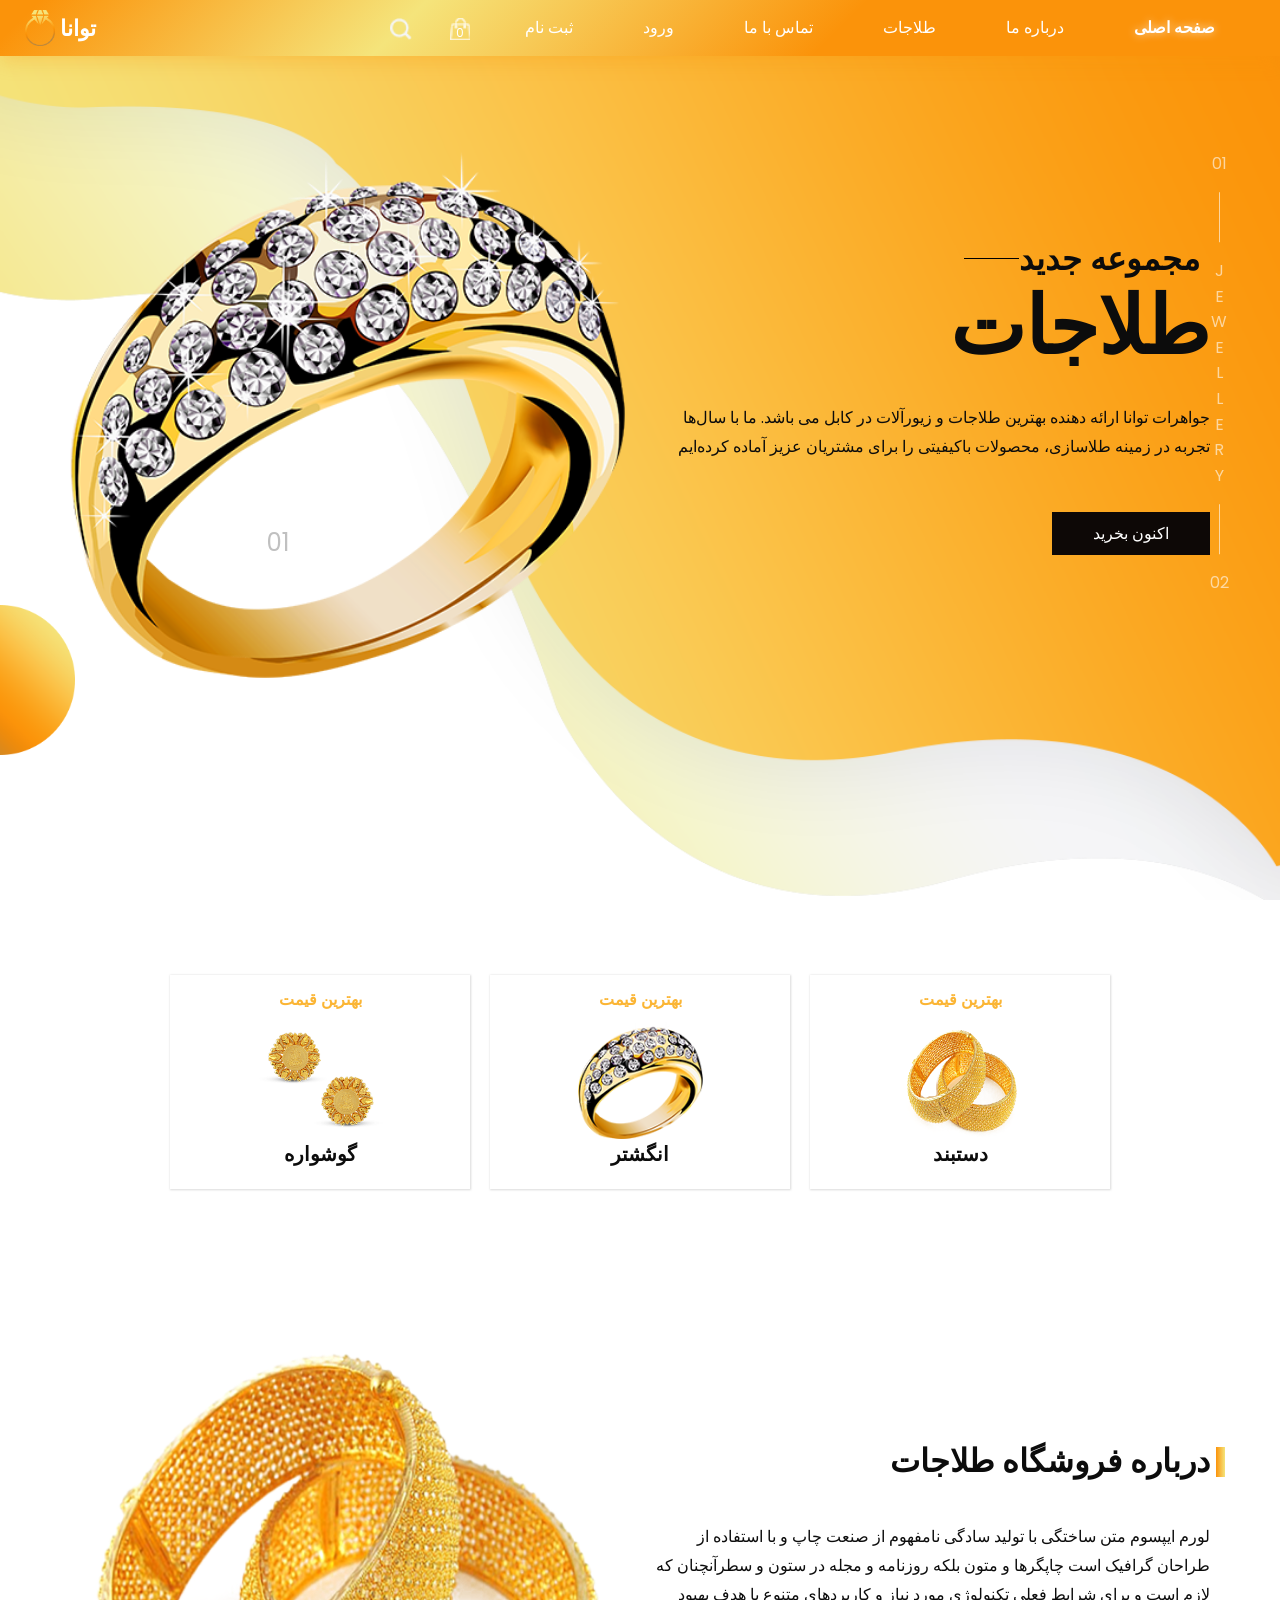
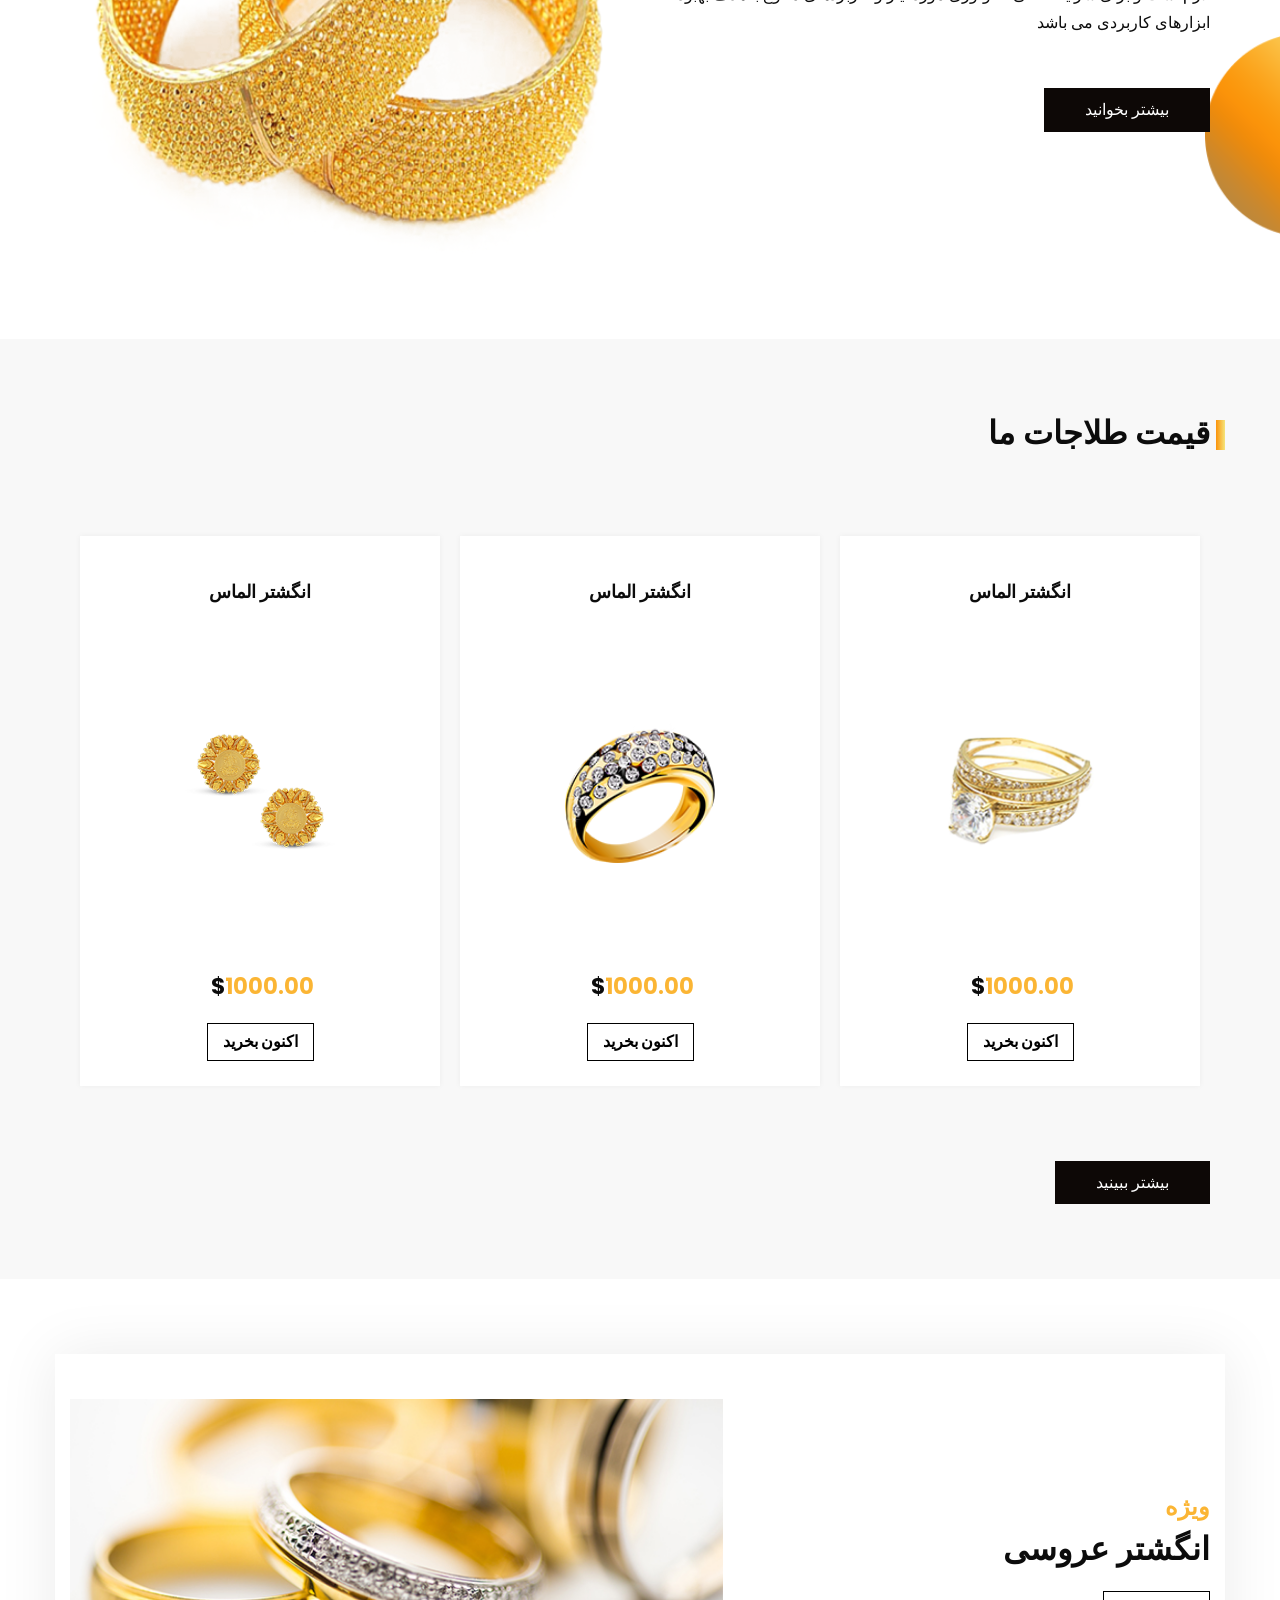
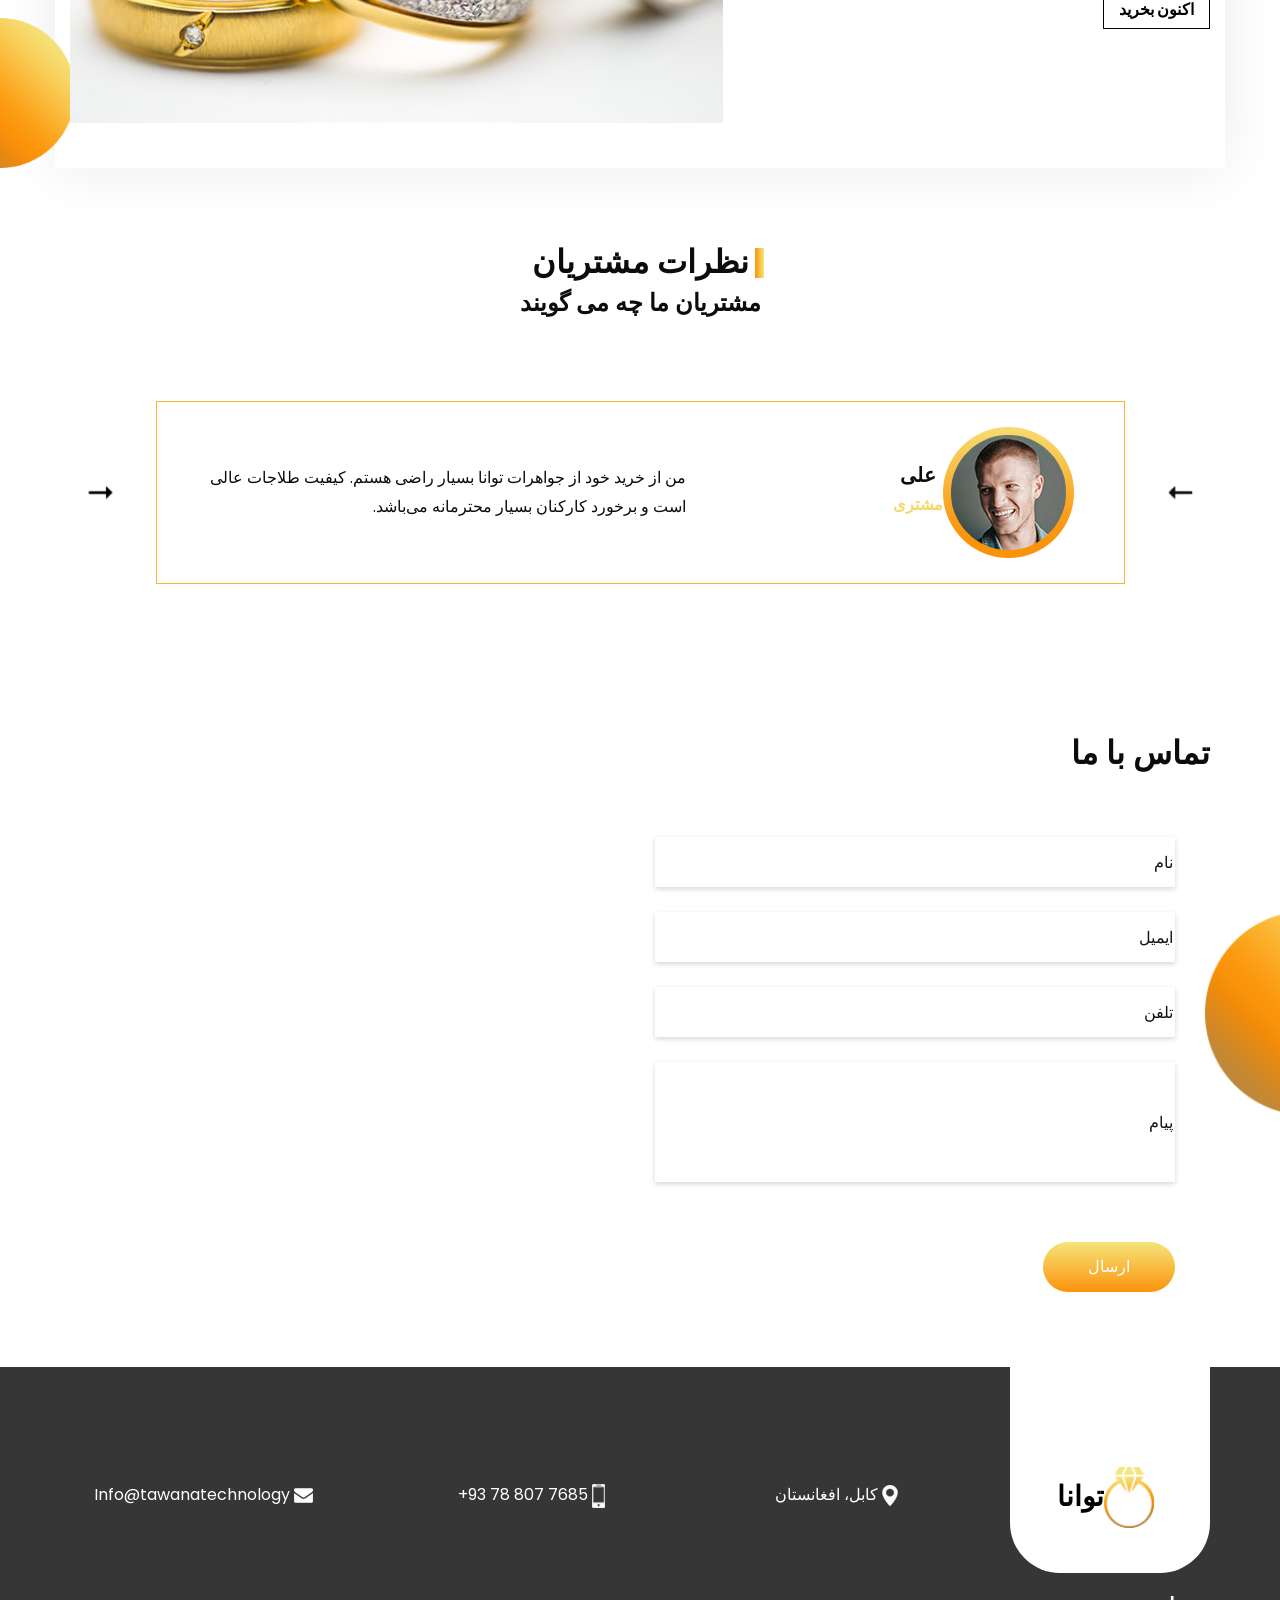
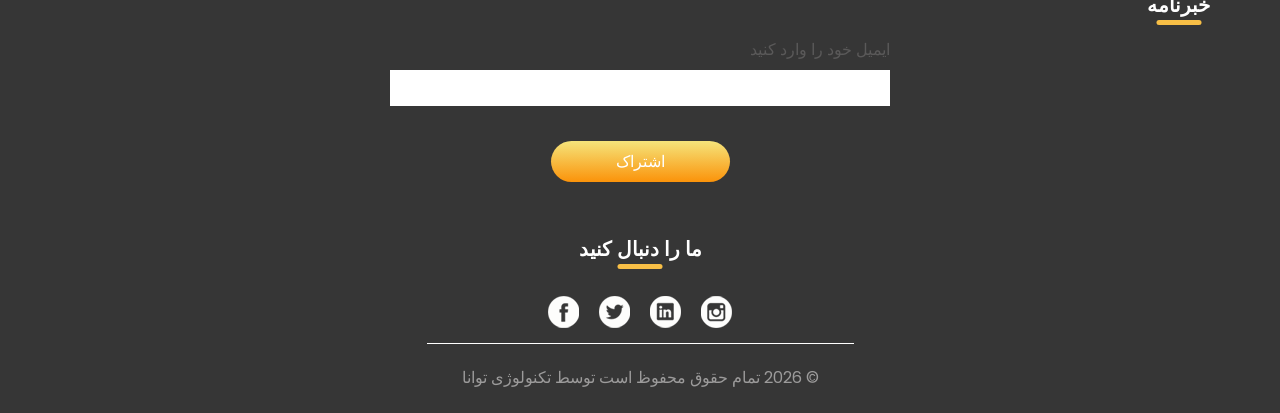
<file: index.html>
<!doctype html>

<html>

<head>

  <!-- Basic -->

  <meta charset="utf-8" />

  <meta http-equiv="X-UA-Compatible" content="IE=edge" />

  <!-- Mobile Metas -->

  <meta name="viewport" content="width=device-width, initial-scale=1, shrink-to-fit=no" />

  <!-- Site Metas -->

  <meta name="keywords" content="" />

  <meta name="description" content="" />

  <meta name="author" content="" />



  <title>جواهرات توانا</title>



  <!-- slider stylesheet -->

  <link rel="stylesheet" type="text/css"
    href="https://cdnjs.cloudflare.com/ajax/libs/OwlCarousel2/2.1.3/assets/owl.carousel.min.css" />



  <!-- bootstrap core css -->

  <link rel="stylesheet" type="text/css" href="css/bootstrap.css" />



  <!-- fonts style -->

  <link href="https://fonts.googleapis.com/css?family=Baloo+Chettan|Poppins:400,600,700&display=swap"
    rel="stylesheet" />

  <!-- Custom styles for this template -->

  <link href="css/style.css" rel="stylesheet" />

  <!-- responsive style -->

  <link href="css/responsive.css" rel="stylesheet" />

  <!-- RTL support for Dari -->

  <link href="css/dari-rtl.css" rel="stylesheet" />



  <link rel="stylesheet" href="./css/header.css">



</head>



<body>

  <div class="hero_area">

    <!-- header section strats -->

    <header class="header_section">

      <div class="container-fluid">

        <nav class="navbar navbar-expand-lg custom_nav-container">

          <a class="navbar-brand" href="index.html">

            <span> توانا </span>

            <img src="images/logo.png" alt="" />

          </a>

          <button class="navbar-toggler" type="button" data-toggle="collapse" data-target="#navbarSupportedContent"
            aria-controls="navbarSupportedContent" aria-expanded="false" aria-label="Toggle navigation">

            <span class="navbar-toggler-icon"></span>

          </button>



          <div class="collapse navbar-collapse" id="navbarSupportedContent">

            <div class="d-flex ml-auto flex-column flex-lg-row align-items-center">

              <ul class="navbar-nav">

                <li class="nav-item active">

                  <a class="nav-link" href="index.html">صفحه اصلی <span class="sr-only">(current)</span></a>

                </li>

                <li class="nav-item">

                  <a class="nav-link" href="about.html"> درباره ما</a>

                </li>

                <li class="nav-item">

                  <a class="nav-link" href="jewellery.html">طلاجات </a>

                </li>

                <li class="nav-item">

                  <a class="nav-link" href="contact.html">تماس با ما</a>

                </li>

                <li class="nav-item">

                  <a class="nav-link" href="login.html">ورود</a>

                </li>

                <li class="nav-item">

                  <a class="nav-link" href="register.html">ثبت نام</a>

                </li>

              </ul>

            </div>

            <div class="quote_btn-container">

              <a href="cart.html">

                <img src="images/cart.png" alt="" />

                <div class="cart_number">0</div>

              </a>

              <form class="form-inline">

                <button class="btn my-2 my-sm-0 nav_search-btn" type="submit"></button>

              </form>

            </div>

          </div>

        </nav>

      </div>

    </header>

    <!-- end header section -->

    <!-- slider section -->

    <section class="slider_section position-relative">

      <div class="design-box">

        <img src="images/design-1.png" alt="" />

      </div>

      <div class="slider_number-container d-none d-md-block">

        <div class="number-box">

          <span> 01 </span>

          <hr />

          <span class="jwel">

            J <br />

            e <br />

            w <br />

            e <br />

            l <br />

            l <br />

            e <br />

            r <br />

            y

          </span>

          <hr />

          <span> 02 </span>

        </div>

      </div>

      <div class="container">

        <div id="carouselExampleIndicators" class="carousel slide" data-ride="carousel">

          <ol class="carousel-indicators">

            <li data-target="#carouselExampleIndicators" data-slide-to="0" class="active">

              01

            </li>

            <li data-target="#carouselExampleIndicators" data-slide-to="1">

              02

            </li>

            <li data-target="#carouselExampleIndicators" data-slide-to="2">

              03

            </li>

          </ol>

          <div class="carousel-inner">

            <div class="carousel-item active">

              <div class="row">

                <div class="col-md-6">

                  <div class="detail_box">

                    <h2>

                      <span> مجموعه جدید</span>

                      <hr />

                    </h2>

                    <h1>طلاجات</h1>

                    <p>

                      جواهرات توانا ارائه دهنده بهترین طلاجات و زیورآلات در

                      کابل می باشد. ما با سال‌ها تجربه در زمینه طلاسازی،

                      محصولات باکیفیتی را برای مشتریان عزیز آماده کرده‌ایم

                    </p>

                    <div>

                      <a href="">اکنون بخرید</a>

                    </div>

                  </div>

                </div>

                <div class="col-md-6">

                  <div class="img-box">

                    <img src="images/slider-img.png" alt="" />

                  </div>

                </div>

              </div>

            </div>
            
            <div class="carousel-item ">

              <div class="row">

                <div class="col-md-6">

                  <div class="detail_box">

                    <h2>

                      <span> مجموعه جدید</span>

                      <hr />

                    </h2>

                    <h1>طلاجات</h1>

                    <p>

                      جواهرات توانا ارائه دهنده بهترین طلاجات و زیورآلات در

                      کابل می باشد. ما با سال‌ها تجربه در زمینه طلاسازی،

                      محصولات باکیفیتی را برای مشتریان عزیز آماده کرده‌ایم

                    </p>

                    <div>

                      <a href="">اکنون بخرید</a>

                    </div>

                  </div>

                </div>

                <div class="col-md-6">

                  <div class="img-box">

                    <img src="images/slideshow.png" alt="" />

                  </div>

                </div>

              </div>

            </div>

            <div class="carousel-item">

              <div class="row">

                <div class="col-md-6">

                  <div class="detail_box">

                    <h2>

                      <span> مجموعه جدید</span>

                      <hr />

                    </h2>

                    <h1>طلاجات</h1>

                    <p>

                      جواهرات توانا ارائه دهنده بهترین طلاجات و زیورآلات در

                      کابل می باشد. ما با سال‌ها تجربه در زمینه طلاسازی،

                      محصولات باکیفیتی را برای مشتریان عزیز آماده کرده‌ایم

                    </p>

                    <div>

                      <a href="">اکنون بخرید</a>

                    </div>

                  </div>

                </div>

                <div class="col-md-6">

                  <div class="img-box">

                    <img src="images/slider-img.png" alt="" />

                  </div>

                </div>

              </div>

            </div>

          </div>

        </div>

      </div>

    </section>

    <!-- end slider section -->

  </div>



  <!-- item section -->



  <div class="item_section layout_padding2">

    <div class="container">

      <div class="item_container">

        <div class="box">

          <div class="price">

            <h6>بهترین قیمت</h6>

          </div>

          <div class="img-box">

            <img src="images/i-1.png" alt="" />

          </div>

          <div class="name">

            <h5>دستبند</h5>

          </div>

        </div>

        <div class="box">

          <div class="price">

            <h6>بهترین قیمت</h6>

          </div>

          <div class="img-box">

            <img src="images/i-2.png" alt="" />

          </div>

          <div class="name">

            <h5>انگشتر</h5>

          </div>

        </div>

        <div class="box">

          <div class="price">

            <h6>بهترین قیمت</h6>

          </div>

          <div class="img-box">

            <img src="images/i-3.png" alt="" />

          </div>

          <div class="name">

            <h5>گوشواره</h5>

          </div>

        </div>

      </div>

    </div>

  </div>



  <!-- end item section -->



  <!-- about section -->



  <section class="about_section layout_padding2-top layout_padding-bottom">

    <div class="design-box">

      <img src="images/design-2.png" alt="" />

    </div>

    <div class="container">

      <div class="row">

        <div class="col-md-6">

          <div class="detail-box">

            <div class="heading_container">

              <h2>درباره فروشگاه طلاجات</h2>

            </div>

            <p>

              لورم ایپسوم متن ساختگی با تولید سادگی نامفهوم از صنعت چاپ و با

              استفاده از طراحان گرافیک است چاپگرها و متون بلکه روزنامه و مجله

              در ستون و سطرآنچنان که لازم است و برای شرایط فعلی تکنولوژی مورد

              نیاز و کاربردهای متنوع با هدف بهبود ابزارهای کاربردی می باشد

            </p>

            <div>

              <a href=""> بیشتر بخوانید </a>

            </div>

          </div>

        </div>

        <div class="col-md-6">

          <div class="img-box">

            <img src="images/about-img.png" alt="" />

          </div>

        </div>

      </div>

    </div>

  </section>



  <!-- end about section -->



  <!-- price section -->



  <section class="price_section layout_padding">

    <div class="container">

      <div class="heading_container">

        <h2>قیمت طلاجات ما</h2>

      </div>

      <div class="price_container">

        <div class="box">

          <div class="name">

            <h6>انگشتر الماس</h6>

          </div>

          <div class="img-box">

            <img src="images/p-1.png" alt="" />

          </div>

          <div class="detail-box">

            <h5>$<span>1000.00</span></h5>

            <a href=""> اکنون بخرید </a>

          </div>

        </div>

        <div class="box">

          <div class="name">

            <h6>انگشتر الماس</h6>

          </div>

          <div class="img-box">

            <img src="images/i-2.png" alt="" />

          </div>

          <div class="detail-box">

            <h5>$<span>1000.00</span></h5>

            <a href=""> اکنون بخرید </a>

          </div>

        </div>

        <div class="box">

          <div class="name">

            <h6>انگشتر الماس</h6>

          </div>

          <div class="img-box">

            <img src="images/i-3.png" alt="" />

          </div>

          <div class="detail-box">

            <h5>$<span>1000.00</span></h5>

            <a href=""> اکنون بخرید </a>

          </div>

        </div>

      </div>

      <div class="d-flex justify-content-center">

        <a href="" class="price_btn"> بیشتر ببینید </a>

      </div>

    </div>

  </section>



  <!-- end price section -->



  <!-- ring section -->



  <section class="ring_section layout_padding">

    <div class="design-box">

      <img src="images/design-1.png" alt="" />

    </div>

    <div class="container">

      <div class="ring_container layout_padding2">

        <div class="row">

          <div class="col-md-5">

            <div class="detail-box">

              <h4>ویژه</h4>

              <h2>انگشتر عروسی</h2>

              <a href=""> اکنون بخرید </a>

            </div>

          </div>

          <div class="col-md-7">

            <div class="img-box">

              <img src="images/ring-img.jpg" alt="" />

            </div>

          </div>

        </div>

      </div>

    </div>

  </section>



  <!-- end ring section -->



  <!-- client section -->



  <section class="client_section">

    <div class="container">

      <div class="heading_container">

        <h2>نظرات مشتریان</h2>

      </div>

      <h4 class="secondary_heading">مشتریان ما چه می گویند</h4>

      <div id="carouselExampleControls" class="carousel slide" data-ride="carousel">

        <div class="carousel-inner">

          <div class="carousel-item active">

            <div class="client_container">

              <div class="client-id">

                <div class="img-box">

                  <img src="images/client.png" alt="" />

                </div>

                <div class="name">

                  <h5>علی</h5>

                  <h6>مشتری</h6>

                </div>

              </div>

              <div class="detail-box">

                <p>

                  من از خرید خود از جواهرات توانا بسیار راضی هستم. کیفیت

                  طلاجات عالی است و برخورد کارکنان بسیار محترمانه می‌باشد.

                </p>

              </div>

            </div>

          </div>

          <div class="carousel-item">

            <div class="client_container">

              <div class="client-id">

                <div class="img-box">

                  <img src="images/client.png" alt="" />

                </div>

                <div class="name">

                  <h5>علی</h5>

                  <h6>مشتری</h6>

                </div>

              </div>

              <div class="detail-box">

                <p>

                  طراحی زیورآلات واقعاً زیبا و خاص است. من چندین بار از اینجا

                  خرید کرده‌ام و همیشه تجربه خوبی داشته‌ام.

                </p>

              </div>

            </div>

          </div>

          <div class="carousel-item">

            <div class="client_container">

              <div class="client-id">

                <div class="img-box">

                  <img src="images/client.png" alt="" />

                </div>

                <div class="name">

                  <h5>علی</h5>

                  <h6>مشتری</h6>

                </div>

              </div>

              <div class="detail-box">

                <p>

                  تنوع محصولات بسیار زیاد است و هر سلیقه‌ای را پوشش می‌دهد.

                  قطعاً دوباره از اینجا خرید خواهم کرد.

                </p>

              </div>

            </div>

          </div>

        </div>

        <a class="carousel-control-prev" href="#carouselExampleControls" role="button" data-slide="prev">

          <span class="carousel-control-prev-icon" aria-hidden="true"></span>

          <span class="sr-only">Previous</span>

        </a>

        <a class="carousel-control-next" href="#carouselExampleControls" role="button" data-slide="next">

          <span class="carousel-control-next-icon" aria-hidden="true"></span>

          <span class="sr-only">Next</span>

        </a>

      </div>

    </div>

  </section>



  <!-- end client section -->



  <!-- contact section -->



  <section class="contact_section layout_padding">

    <div class="design-box">

      <img src="images/design-2.png" alt="" />

    </div>

    <div class="container">

      <div class="">

        <h2 class="">تماس با ما</h2>

      </div>

    </div>

    <div class="container">

      <div class="row">

        <div class="col-md-6">

          <form action="">

            <div>

              <input type="text" placeholder="نام" />

            </div>

            <div>

              <input type="email" placeholder="ایمیل" />

            </div>

            <div>

              <input type="text" placeholder="تلفن" />

            </div>

            <div>

              <input type="text" class="message-box" placeholder="پیام" />

            </div>

            <div class="d-flex">

              <button>ارسال</button>

            </div>

          </form>

        </div>

        <div class="col-md-6">

          <div class="map_container">

            <div class="map-responsive">

              <!-- <iframe src="https://www.google.com/maps/embed/v1/place?key=AIzaSyA0s1a7phLN0iaD6-UE7m4qP-z21pH0eSc&q=Eiffel+Tower+Paris+France" width="600" height="300" frameborder="0" style="border:0; width: 100%; height:100%" allowfullscreen></iframe> -->

              <iframe
                src="https://www.google.com/maps/embed?pb=!1m18!1m12!1m3!1d3287.9190957724554!2d69.1317922751971!3d34.50493529369269!2m3!1f0!2f0!3f0!3m2!1i1024!2i768!4f13.1!3m3!1m2!1s0x38d169656303eef1%3A0xffbb3291f1e092ec!2zVGF3YW5hIFRlY2hub2xvZ3kg2KrZiNin2YbYpw!5e0!3m2!1sen!2s!4v1776844140188!5m2!1sen!2s"
                width="600" height="300" style="border: 0" allowfullscreen="" loading="lazy"
                referrerpolicy="no-referrer-when-downgrade"></iframe>

            </div>

          </div>

        </div>

      </div>

    </div>

  </section>



  <!-- end contact section -->



  <!-- info section -->

  <section class="info_section">

    <div class="container">

      <div class="info_container">

        <div class="row">

          <div class="col-md-3">
            <div class="info_logo">
              <a href="./index.html">
                <img src="images/logo.png" alt="" />
                <span> توانا </span>
              </a>
            </div>
          </div>

          <div class="col-md-3">

            <div class="info_contact">

              <a href="">

                <img src="images/location.png" alt="" />

                <span> کابل، افغانستان </span>

              </a>

            </div>

          </div>

          <div class="col-md-3">

            <div class="info_contact">

              <a href="">

                <img src="images/phone.png" alt="" />

                <span dir="ltr"> +93 78 807 7685 </span>

              </a>

            </div>

          </div>

          <div class="col-md-3">

            <div class="info_contact">

              <a href="">

                <img src="images/mail.png" alt="" />

                <span> Info@tawanatechnology </span>

              </a>

            </div>

          </div>

        </div>

        <div class="info_form">

          <div class="d-flex justify-content-center">

            <h5 class="info_heading">خبرنامه</h5>

          </div>

          <form action="">

            <div class="email_box">

              <label for="email2">ایمیل خود را وارد کنید</label>

              <input type="text" id="email2" />

            </div>

            <div>

              <button>اشتراک</button>

            </div>

          </form>

        </div>

        <div class="info_social">

          <div class="d-flex justify-content-center">

            <h5 class="info_heading">ما را دنبال کنید</h5>

          </div>

          <div class="social_box">

            <a href="">

              <img src="images/fb.png" alt="" />

            </a>

            <a href="">

              <img src="images/twitter.png" alt="" />

            </a>

            <a href="">

              <img src="images/linkedin.png" alt="" />

            </a>

            <a href="">

              <img src="images/insta.png" alt="" />

            </a>

          </div>

        </div>

      </div>

    </div>

  </section>



  <!-- end info_section -->



  <!-- footer section -->

  <section class="container-fluid footer_section">

    <p>

      &copy; <span id="displayYear"></span> تمام حقوق محفوظ است توسط

      <a href="https://tawanatechnology">تکنولوژی توانا</a>

    </p>

  </section>

  <!-- footer section -->



  <script type="text/javascript" src="js/jquery-3.4.1.min.js"></script>

  <script type="text/javascript" src="js/bootstrap.js"></script>

  <script type="text/javascript" src="js/custom.js"></script>

</body>

</html>
</file>
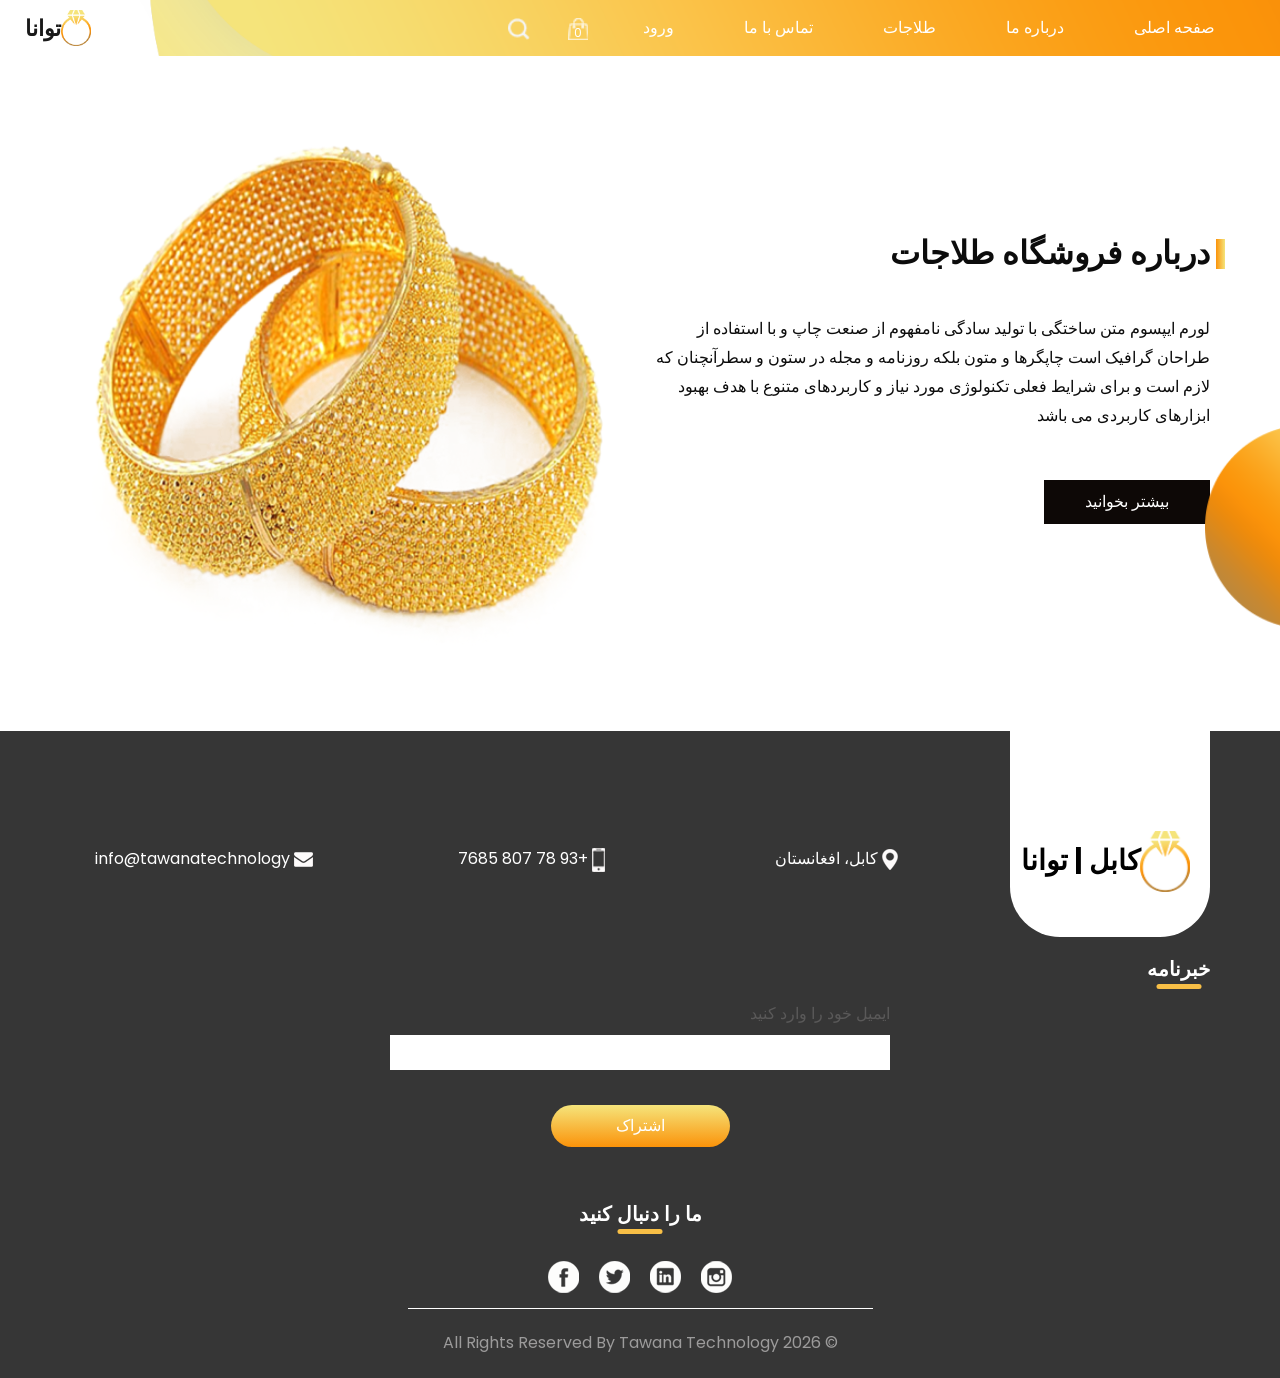
<file: about.html>
<!DOCTYPE html>
<html>

<head>
  <!-- Basic -->
  <meta charset="utf-8" />
  <meta http-equiv="X-UA-Compatible" content="IE=edge" />
  <!-- Mobile Metas -->
  <meta name="viewport" content="width=device-width, initial-scale=1, shrink-to-fit=no" />
  <!-- Site Metas -->
  <meta name="keywords" content="" />
  <meta name="description" content="" />
  <meta name="author" content="" />

  <title>جواهرات کابل | توانا | درباره ما</title>

  <!-- slider stylesheet -->
  <link rel="stylesheet" type="text/css" href="https://cdnjs.cloudflare.com/ajax/libs/OwlCarousel2/2.1.3/assets/owl.carousel.min.css" />

  <!-- bootstrap core css -->
  <link rel="stylesheet" type="text/css" href="css/bootstrap.css" />

  <!-- fonts style -->
  <link href="https://fonts.googleapis.com/css?family=Baloo+Chettan|Poppins:400,600,700&display=swap" rel="stylesheet">
  <!-- Custom styles for this template -->
  <link href="css/style.css" rel="stylesheet" />
  <!-- responsive style -->
  <link href="css/responsive.css" rel="stylesheet" />
  <!-- RTL support for Dari -->
  <link href="css/dari-rtl.css" rel="stylesheet" />
</head>

<body class="sub_page">

  <div class="hero_area">
    <!-- header section strats -->
    <header class="header_section">
      <div class="container-fluid">
        <nav class="navbar navbar-expand-lg custom_nav-container ">
          <a class="navbar-brand" href="index.html">
            <img src="images/logo.png" alt="">
            <span>
               توانا
            </span>
          </a>
          <button class="navbar-toggler" type="button" data-toggle="collapse" data-target="#navbarSupportedContent" aria-controls="navbarSupportedContent" aria-expanded="false" aria-label="Toggle navigation">
            <span class="navbar-toggler-icon"></span>
          </button>

          <div class="collapse navbar-collapse" id="navbarSupportedContent">
            <div class="d-flex ml-auto flex-column flex-lg-row align-items-center">
              <ul class="navbar-nav  ">
                <li class="nav-item active">
                  <a class="nav-link" href="index.html">صفحه اصلی <span class="sr-only">(current)</span></a>
                </li>
                <li class="nav-item">
                  <a class="nav-link" href="about.html"> درباره ما</a>
                </li>
                <li class="nav-item">
                  <a class="nav-link" href="jewellery.html">طلاجات </a>
                </li>
                <li class="nav-item">
                  <a class="nav-link" href="contact.html">تماس با ما</a>
                </li>
                <li class="nav-item">
                  <a class="nav-link" href="#">ورود</a>
                </li>
              </ul>

            </div>
            <div class="quote_btn-container ">
              <a href="./cart.html">
                <img src="images/cart.png" alt="">
                <div class="cart_number">
                  0
                </div>
              </a>
              <form class="form-inline">
                <button class="btn  my-2 my-sm-0 nav_search-btn" type="submit"></button>
              </form>
            </div>
          </div>
        </nav>
      </div>
    </header>
    <!-- end header section -->
  </div>



  <!-- about section -->

  <section class="about_section layout_padding2-top layout_padding-bottom">

    <div class="container">
      <div class="row">
        <div class="col-md-6">
          <div class="detail-box">
            <div class="heading_container">
              <h2>
                درباره فروشگاه طلاجات
              </h2>
            </div>
            <p>
              لورم ایپسوم متن ساختگی با تولید سادگی نامفهوم از صنعت چاپ و با استفاده از طراحان گرافیک است چاپگرها و متون بلکه روزنامه و مجله در ستون و سطرآنچنان که لازم است و برای شرایط فعلی تکنولوژی مورد نیاز و کاربردهای متنوع با هدف بهبود ابزارهای کاربردی می باشد
            </p>
            <div>
              <a href="">
                بیشتر بخوانید
              </a>
            </div>
          </div>
        </div>
        <div class="col-md-6">
          <div class="img-box">
            <img src="images/about-img.png" alt="">
          </div>
        </div>
      </div>
    </div>
      <div class="design-box">
      <img src="images/design-2.png" alt="">
    </div>
  </section>

  <!-- end about section -->


  <!-- info section -->
  <section class="info_section ">
    <div class="container">
      <div class="info_container">
        <div class="row">
          <div class="col-md-3">
            <div class="info_logo">
              <a href="">
                <img src="images/logo.png" alt="">
                <span>
                  کابل | توانا
                </span>
              </a>
            </div>
          </div>
          <div class="col-md-3">
            <div class="info_contact">
              <a href="">
                <img src="images/location.png" alt="">
                <span>
                  کابل، افغانستان
                </span>
              </a>
            </div>
          </div>
          <div class="col-md-3">
            <div class="info_contact">
              <a href="">
                <img src="images/phone.png" alt="">
                <span>
                  +93 78 807 7685
                </span>
              </a>
            </div>
          </div>
          <div class="col-md-3">
            <div class="info_contact">
              <a href="">
                <img src="images/mail.png" alt="">
                <span>
                  info@tawanatechnology
                </span>
              </a>
            </div>
          </div>
        </div>
        <div class="info_form">
          <div class="d-flex justify-content-center">
            <h5 class="info_heading">
              خبرنامه
            </h5>
          </div>
          <form action="">
            <div class="email_box">
              <label for="email2">ایمیل خود را وارد کنید</label>
              <input type="text" id="email2">
            </div>
            <div>
              <button>
                اشتراک
              </button>
            </div>
          </form>
        </div>
        <div class="info_social">
          <div class="d-flex justify-content-center">
            <h5 class="info_heading">
              ما را دنبال کنید
            </h5>
          </div>
          <div class="social_box">
            <a href="">
              <img src="images/fb.png" alt="">
            </a>
            <a href="">
              <img src="images/twitter.png" alt="">
            </a>
            <a href="">
              <img src="images/linkedin.png" alt="">
            </a>
            <a href="">
              <img src="images/insta.png" alt="">
            </a>
          </div>
        </div>
      </div>
    </div>
  </section>

  <!-- end info_section -->

  <!-- footer section -->
  <section class="container-fluid footer_section">
    <p>
      &copy; <span id="displayYear"></span> All Rights Reserved By
      <a href="https://tawanatechnology">Tawana Technology</a>
    </p>
  </section>
  <!-- footer section -->

  <script type="text/javascript" src="js/jquery-3.4.1.min.js"></script>
  <script type="text/javascript" src="js/bootstrap.js"></script>
  <script type="text/javascript" src="js/custom.js"></script>

</body>

</html>
</file>
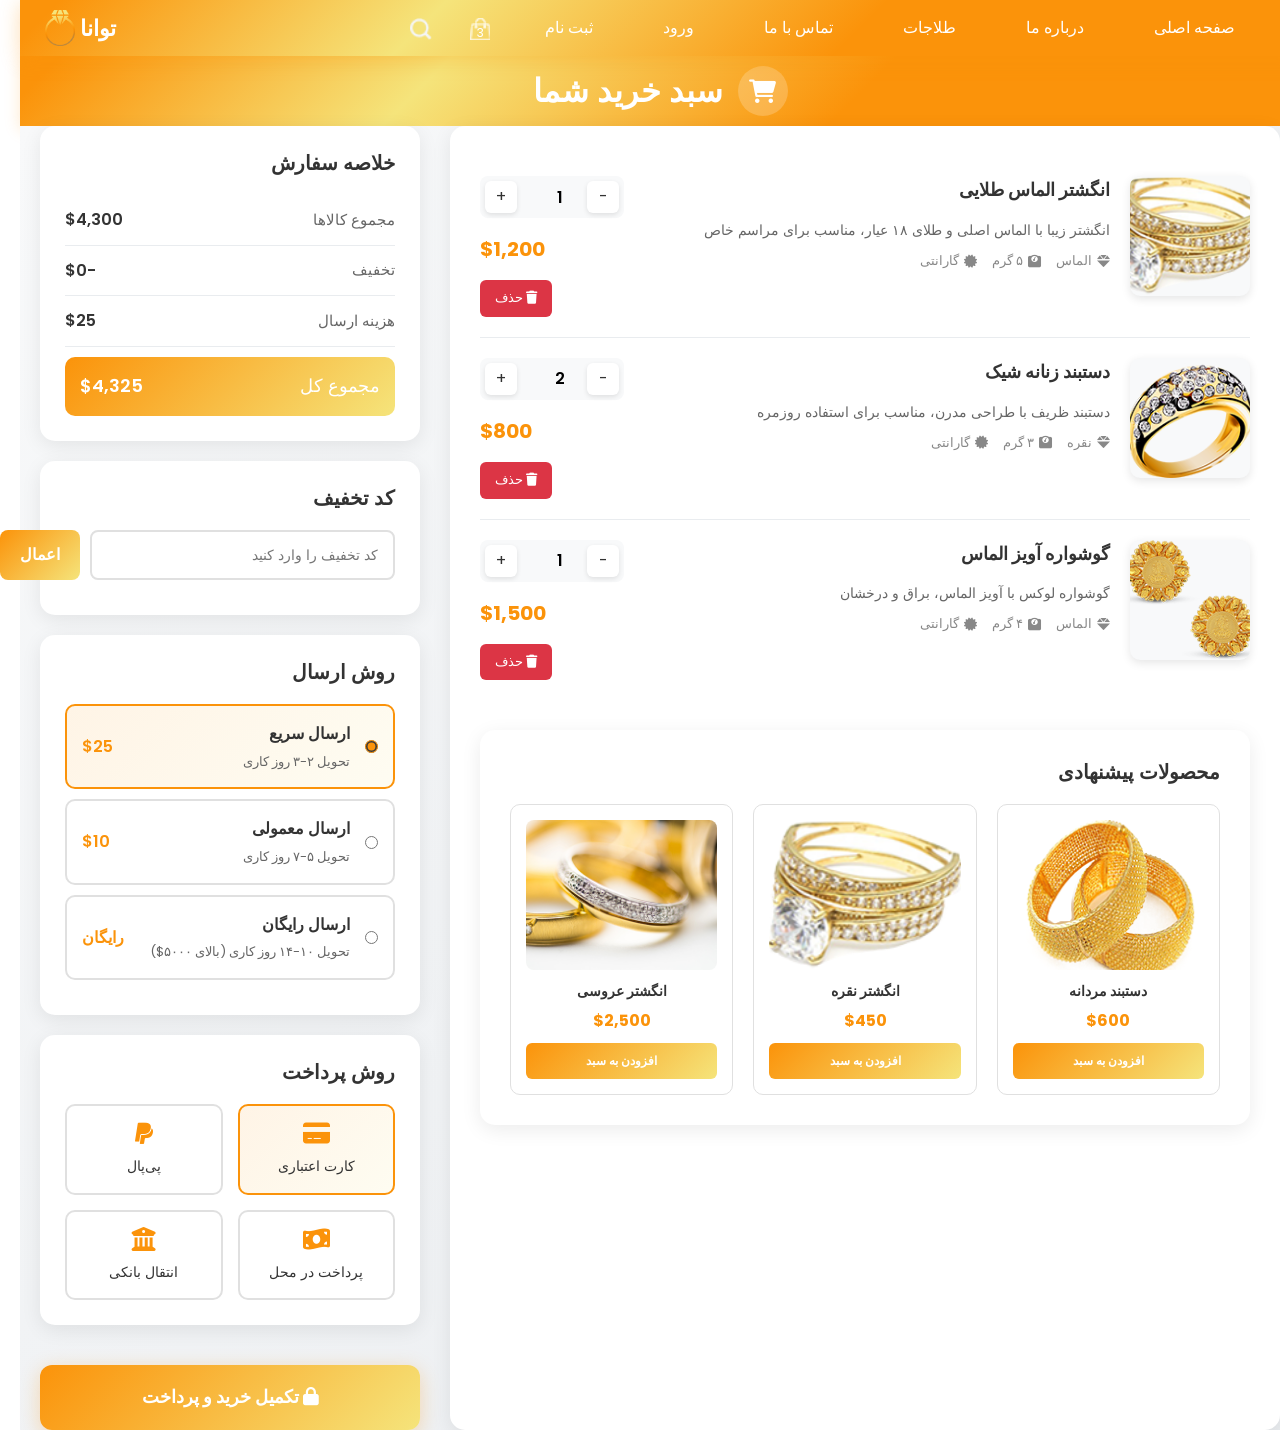
<file: cart.html>
<!doctype html>
<html lang="fa" dir="rtl">
  <head>
    <!-- Basic -->
    <meta charset="utf-8" />
    <meta http-equiv="X-UA-Compatible" content="IE=edge" />
    <!-- Mobile Metas -->
    <meta
      name="viewport"
      content="width=device-width, initial-scale=1, shrink-to-fit=no"
    />
    <!-- Site Metas -->
    <meta name="keywords" content="" />
    <meta name="description" content="" />
    <meta name="author" content="" />

    <title>سبد خرید - جواهرات توانا</title>

    <!-- slider stylesheet -->
    <link
      rel="stylesheet"
      type="text/css"
      href="https://cdnjs.cloudflare.com/ajax/libs/OwlCarousel2/2.1.3/assets/owl.carousel.min.css"
    />

    <!-- bootstrap core css -->
    <link rel="stylesheet" type="text/css" href="css/bootstrap.css" />

    <!-- fonts style -->
    <link
      href="https://fonts.googleapis.com/css?family=Baloo+Chettan|Poppins:400,600,700&display=swap"
      rel="stylesheet"
    />
    <!-- Custom styles for this template -->
    <link href="css/style.css" rel="stylesheet" />
    <!-- responsive style -->
    <link href="css/responsive.css" rel="stylesheet" />
    <!-- RTL support for Dari -->
    <link href="css/dari-rtl.css" rel="stylesheet" />

    <!-- Font Awesome for icons -->
    <link
      rel="stylesheet"
      href="https://cdnjs.cloudflare.com/ajax/libs/font-awesome/6.0.0/css/all.min.css"
    />

    <link rel="stylesheet" href="./css/cart.css">
   
  </head>

  <body>
    <!-- header section starts -->
    <header class="header_section">
      <div class="container-fluid">
        <nav class="navbar navbar-expand-lg custom_nav-container">
          <a class="navbar-brand" href="index.html">
            <span> توانا </span>
            <img src="images/logo.png" alt="" />
          </a>
          <button
            class="navbar-toggler"
            type="button"
            data-toggle="collapse"
            data-target="#navbarSupportedContent"
            aria-controls="navbarSupportedContent"
            aria-expanded="false"
            aria-label="Toggle navigation"
          >
            <span class="navbar-toggler-icon"></span>
          </button>

          <div class="collapse navbar-collapse" id="navbarSupportedContent">
            <div
              class="d-flex ml-auto flex-column flex-lg-row align-items-center"
            >
              <ul class="navbar-nav">
                <li class="nav-item">
                  <a class="nav-link" href="index.html">صفحه اصلی</a>
                </li>
                <li class="nav-item">
                  <a class="nav-link" href="about.html"> درباره ما</a>
                </li>
                <li class="nav-item">
                  <a class="nav-link" href="jewellery.html">طلاجات </a>
                </li>
                <li class="nav-item">
                  <a class="nav-link" href="contact.html">تماس با ما</a>
                </li>
                <li class="nav-item">
                  <a class="nav-link" href="login.html">ورود</a>
                </li>
                <li class="nav-item">
                  <a class="nav-link" href="register.html">ثبت نام</a>
                </li>
              </ul>
            </div>
            <div class="quote_btn-container">
              <a href="cart.html">
                <img src="images/cart.png" alt="" />
                <div class="cart_number">3</div>
              </a>
              <form class="form-inline">
                <button
                  class="btn my-2 my-sm-0 nav_search-btn"
                  type="submit"
                ></button>
              </form>
            </div>
          </div>
        </nav>
      </div>
    </header>
    <!-- end header section -->

    <!-- Cart Header -->
    <div class="cart-header">
      <div class="container">
        <h1>
          <div class="cart-icon">
            <i class="fas fa-shopping-cart"></i>
          </div>
          سبد خرید شما
        </h1>
      </div>
    </div>

    <!-- Cart Container -->
    <div class="cart-container">
      <div class="cart-main">
        <!-- Cart Items Section -->
        <div class="cart-items-section">
          <div id="cartItems">
            <!-- Sample Cart Item 1 -->
            <div class="cart-item" data-id="1" data-price="1200">
              <div class="cart-item-image">
                <img src="images/p-1.png" alt="انگشتر الماس" />
              </div>
              <div class="cart-item-details">
                <div class="cart-item-title">انگشتر الماس طلایی</div>
                <div class="cart-item-description">
                  انگشتر زیبا با الماس اصلی و طلای ۱۸ عیار، مناسب برای مراسم خاص
                </div>
                <div class="cart-item-meta">
                  <span><i class="fas fa-gem"></i> الماس</span>
                  <span><i class="fas fa-weight"></i> ۵ گرم</span>
                  <span><i class="fas fa-certificate"></i> گارانتی</span>
                </div>
              </div>
              <div class="cart-item-controls">
                <div class="quantity-control">
                  <button class="quantity-btn minus">-</button>
                  <input type="number" class="quantity-input" value="1" min="1" max="10">
                  <button class="quantity-btn plus">+</button>
                </div>
                <div class="cart-item-price">$1,200</div>
                <button class="remove-item">
                  <i class="fas fa-trash"></i> حذف
                </button>
              </div>
            </div>

            <!-- Sample Cart Item 2 -->
            <div class="cart-item" data-id="2" data-price="800">
              <div class="cart-item-image">
                <img src="images/i-2.png" alt="دستبند" />
              </div>
              <div class="cart-item-details">
                <div class="cart-item-title">دستبند زنانه شیک</div>
                <div class="cart-item-description">
                  دستبند ظریف با طراحی مدرن، مناسب برای استفاده روزمره
                </div>
                <div class="cart-item-meta">
                  <span><i class="fas fa-gem"></i> نقره</span>
                  <span><i class="fas fa-weight"></i> ۳ گرم</span>
                  <span><i class="fas fa-certificate"></i> گارانتی</span>
                </div>
              </div>
              <div class="cart-item-controls">
                <div class="quantity-control">
                  <button class="quantity-btn minus">-</button>
                  <input type="number" class="quantity-input" value="2" min="1" max="10">
                  <button class="quantity-btn plus">+</button>
                </div>
                <div class="cart-item-price">$800</div>
                <button class="remove-item">
                  <i class="fas fa-trash"></i> حذف
                </button>
              </div>
            </div>

            <!-- Sample Cart Item 3 -->
            <div class="cart-item" data-id="3" data-price="1500">
              <div class="cart-item-image">
                <img src="images/i-3.png" alt="گوشواره" />
              </div>
              <div class="cart-item-details">
                <div class="cart-item-title">گوشواره آویز الماس</div>
                <div class="cart-item-description">
                  گوشواره لوکس با آویز الماس، براق و درخشان
                </div>
                <div class="cart-item-meta">
                  <span><i class="fas fa-gem"></i> الماس</span>
                  <span><i class="fas fa-weight"></i> ۴ گرم</span>
                  <span><i class="fas fa-certificate"></i> گارانتی</span>
                </div>
              </div>
              <div class="cart-item-controls">
                <div class="quantity-control">
                  <button class="quantity-btn minus">-</button>
                  <input type="number" class="quantity-input" value="1" min="1" max="10">
                  <button class="quantity-btn plus">+</button>
                </div>
                <div class="cart-item-price">$1,500</div>
                <button class="remove-item">
                  <i class="fas fa-trash"></i> حذف
                </button>
              </div>
            </div>
          </div>

          <!-- Recommended Products -->
          <div class="recommended-section">
            <h3 class="recommended-title">محصولات پیشنهادی</h3>
            <div class="recommended-products">
              <div class="recommended-product">
                <img src="images/i-1.png" alt="دستبند" class="recommended-product-image">
                <div class="recommended-product-title">دستبند مردانه</div>
                <div class="recommended-product-price">$600</div>
                <button class="add-to-cart-btn">افزودن به سبد</button>
              </div>
              <div class="recommended-product">
                <img src="images/p-1.png" alt="انگشتر" class="recommended-product-image">
                <div class="recommended-product-title">انگشتر نقره</div>
                <div class="recommended-product-price">$450</div>
                <button class="add-to-cart-btn">افزودن به سبد</button>
              </div>
              <div class="recommended-product">
                <img src="images/ring-img.jpg" alt="انگشتر عروسی" class="recommended-product-image">
                <div class="recommended-product-title">انگشتر عروسی</div>
                <div class="recommended-product-price">$2,500</div>
                <button class="add-to-cart-btn">افزودن به سبد</button>
              </div>
            </div>
          </div>
        </div>

        <!-- Cart Sidebar -->
        <div class="cart-sidebar">
          <!-- Cart Summary -->
          <div class="cart-summary">
            <h3 class="summary-title">خلاصه سفارش</h3>
            <div class="summary-row">
              <span class="summary-label">مجموع کالاها</span>
              <span class="summary-value" id="subtotal">$4,300</span>
            </div>
            <div class="summary-row">
              <span class="summary-label">تخفیف</span>
              <span class="summary-value" id="discount">-$0</span>
            </div>
            <div class="summary-row">
              <span class="summary-label">هزینه ارسال</span>
              <span class="summary-value" id="shipping">$25</span>
            </div>
            <div class="summary-row summary-total">
              <span class="summary-label">مجموع کل</span>
              <span class="summary-value" id="total">$4,325</span>
            </div>
          </div>

          <!-- Coupon Section -->
          <div class="coupon-section">
            <h3 class="summary-title">کد تخفیف</h3>
            <form class="coupon-form" id="couponForm">
              <input 
                type="text" 
                class="coupon-input" 
                placeholder="کد تخفیف را وارد کنید"
                id="couponCode"
              >
              <button type="submit" class="apply-coupon-btn">اعمال</button>
            </form>
            <div id="couponMessage" style="margin-top: 10px; font-size: 14px;"></div>
          </div>

          <!-- Shipping Section -->
          <div class="shipping-section">
            <h3 class="summary-title">روش ارسال</h3>
            <div class="shipping-option selected" data-price="25">
              <input type="radio" name="shipping" value="express" checked>
              <div class="shipping-info">
                <div class="shipping-title">ارسال سریع</div>
                <div class="shipping-description">تحویل ۲-۳ روز کاری</div>
              </div>
              <div class="shipping-price">$25</div>
            </div>
            <div class="shipping-option" data-price="10">
              <input type="radio" name="shipping" value="standard">
              <div class="shipping-info">
                <div class="shipping-title">ارسال معمولی</div>
                <div class="shipping-description">تحویل ۵-۷ روز کاری</div>
              </div>
              <div class="shipping-price">$10</div>
            </div>
            <div class="shipping-option" data-price="0">
              <input type="radio" name="shipping" value="free">
              <div class="shipping-info">
                <div class="shipping-title">ارسال رایگان</div>
                <div class="shipping-description">تحویل ۱۰-۱۴ روز کاری (بالای ۵۰۰۰$)</div>
              </div>
              <div class="shipping-price">رایگان</div>
            </div>
          </div>

          <!-- Payment Section -->
          <div class="payment-section">
            <h3 class="summary-title">روش پرداخت</h3>
            <div class="payment-methods">
              <div class="payment-method selected" data-method="card">
                <i class="fas fa-credit-card"></i>
                <span>کارت اعتباری</span>
              </div>
              <div class="payment-method" data-method="paypal">
                <i class="fab fa-paypal"></i>
                <span>پی‌پال</span>
              </div>
              <div class="payment-method" data-method="cash">
                <i class="fas fa-money-bill-wave"></i>
                <span>پرداخت در محل</span>
              </div>
              <div class="payment-method" data-method="bank">
                <i class="fas fa-university"></i>
                <span>انتقال بانکی</span>
              </div>
            </div>
          </div>

          <!-- Checkout Button -->
          <button class="checkout-btn" id="checkoutBtn">
            <i class="fas fa-lock"></i> تکمیل خرید و پرداخت
          </button>
        </div>
      </div>
    </div>

    <!-- Scripts -->
    <script src="js/jquery-3.4.1.min.js"></script>
    <script src="js/bootstrap.js"></script>
    
    <script>
      $(document).ready(function() {
        // Cart state
        let cartItems = [
          { id: 1, name: 'انگشتر الماس طلایی', price: 1200, quantity: 1 },
          { id: 2, name: 'دستبند زنانه شیک', price: 800, quantity: 2 },
          { id: 3, name: 'گوشواره آویز الماس', price: 1500, quantity: 1 }
        ];
        
        let discount = 0;
        let shippingCost = 25;

        // Update cart calculations
        function updateCart() {
          let subtotal = 0;
          
          cartItems.forEach(item => {
            subtotal += item.price * item.quantity;
          });
          
          const total = subtotal - discount + shippingCost;
          
          $('#subtotal').text('$' + subtotal.toLocaleString());
          $('#discount').text('-$' + discount.toLocaleString());
          $('#shipping').text(shippingCost === 0 ? 'رایگان' : '$' + shippingCost);
          $('#total').text('$' + total.toLocaleString());
        }

        // Quantity controls
        $('.quantity-btn.minus').on('click', function() {
          const input = $(this).siblings('.quantity-input');
          const currentValue = parseInt(input.val());
          if (currentValue > 1) {
            input.val(currentValue - 1);
            updateItemQuantity($(this).closest('.cart-item'), currentValue - 1);
          }
        });

        $('.quantity-btn.plus').on('click', function() {
          const input = $(this).siblings('.quantity-input');
          const currentValue = parseInt(input.val());
          if (currentValue < 10) {
            input.val(currentValue + 1);
            updateItemQuantity($(this).closest('.cart-item'), currentValue + 1);
          }
        });

        $('.quantity-input').on('change', function() {
          const value = parseInt($(this).val());
          if (value >= 1 && value <= 10) {
            updateItemQuantity($(this).closest('.cart-item'), value);
          } else {
            $(this).val(1);
          }
        });

        function updateItemQuantity(itemElement, quantity) {
          const itemId = parseInt(itemElement.data('id'));
          const item = cartItems.find(i => i.id === itemId);
          if (item) {
            item.quantity = quantity;
            updateCart();
            itemElement.addClass('pulse');
            setTimeout(() => itemElement.removeClass('pulse'), 300);
          }
        }

        // Remove item
        $('.remove-item').on('click', function() {
          const item = $(this).closest('.cart-item');
          const itemId = parseInt(item.data('id'));
          
          if (confirm('آیا از حذف این محصول مطمئن هستید؟')) {
            cartItems = cartItems.filter(i => i.id !== itemId);
            item.fadeOut(300, function() {
              $(this).remove();
              updateCart();
              checkEmptyCart();
            });
          }
        });

        // Coupon functionality
        $('#couponForm').on('submit', function(e) {
          e.preventDefault();
          const couponCode = $('#couponCode').val().trim();
          const messageDiv = $('#couponMessage');
          
          if (couponCode === 'TAVANA10') {
            discount = Math.round(parseInt($('#subtotal').text().replace('$', '').replace(',', '')) * 0.1);
            messageDiv.html('<span style="color: #27ae60;">کد تخفیف با موفقیت اعمال شد! ۱۰٪ تخفیف</span>');
            $('#couponCode').prop('disabled', true);
            $('.apply-coupon-btn').prop('disabled', true);
          } else if (couponCode === 'NEW20') {
            discount = Math.round(parseInt($('#subtotal').text().replace('$', '').replace(',', '')) * 0.2);
            messageDiv.html('<span style="color: #27ae60;">کد تخفیف با موفقیت اعمال شد! ۲۰٪ تخفیف</span>');
            $('#couponCode').prop('disabled', true);
            $('.apply-coupon-btn').prop('disabled', true);
          } else if (couponCode) {
            messageDiv.html('<span style="color: #e74c3c;">کد تخفیف معتبر نیست</span>');
          }
          
          updateCart();
        });

        // Shipping options
        $('.shipping-option').on('click', function() {
          $('.shipping-option').removeClass('selected');
          $(this).addClass('selected');
          $(this).find('input[type="radio"]').prop('checked', true);
          
          shippingCost = parseInt($(this).data('price'));
          updateCart();
        });

        // Payment methods
        $('.payment-method').on('click', function() {
          $('.payment-method').removeClass('selected');
          $(this).addClass('selected');
        });

        // Add to cart for recommended products
        $('.add-to-cart-btn').on('click', function() {
          const product = $(this).closest('.recommended-product');
          const title = product.find('.recommended-product-title').text();
          const priceText = product.find('.recommended-product-price').text();
          const price = parseInt(priceText.replace('$', '').replace(',', ''));
          
          const newItem = {
            id: Date.now(),
            name: title,
            price: price,
            quantity: 1
          };
          
          cartItems.push(newItem);
          updateCart();
          
          $(this).text('✓ اضافه شد');
          $(this).prop('disabled', true);
          
          setTimeout(() => {
            $(this).text('افزودن به سبد');
            $(this).prop('disabled', false);
          }, 2000);
        });

        // Checkout
        $('#checkoutBtn').on('click', function() {
          const total = $('#total').text();
          
          $(this).html('<i class="fas fa-spinner fa-spin"></i> در حال پردازش...');
          $(this).prop('disabled', true);
          
          setTimeout(() => {
            alert(`پرداخت با موفقیت انجام شد! مبلغ کل: ${total}\nشما به صفحه تأیید سفارش هدایت می شوید.`);
            // In real app, redirect to order confirmation page
          }, 2000);
        });

        // Check if cart is empty
        function checkEmptyCart() {
          if (cartItems.length === 0) {
            $('.cart-items-section').html(`
              <div class="empty-cart">
                <div class="empty-cart-icon">
                  <i class="fas fa-shopping-cart"></i>
                </div>
                <h3 class="empty-cart-title">سبد خرید شما خالی است</h3>
                <p class="empty-cart-description">
                  به نظر می‌رسد هنوز محصولی به سبد خرید خود اضافه نکرده‌اید
                </p>
                <a href="index.html" class="continue-shopping-btn">
                  <i class="fas fa-arrow-left"></i> ادامه خرید
                </a>
              </div>
            `);
            $('.cart-sidebar').hide();
          }
        }

        // Initialize
        updateCart();
      });
    </script>
  </body>
</html>
</file>
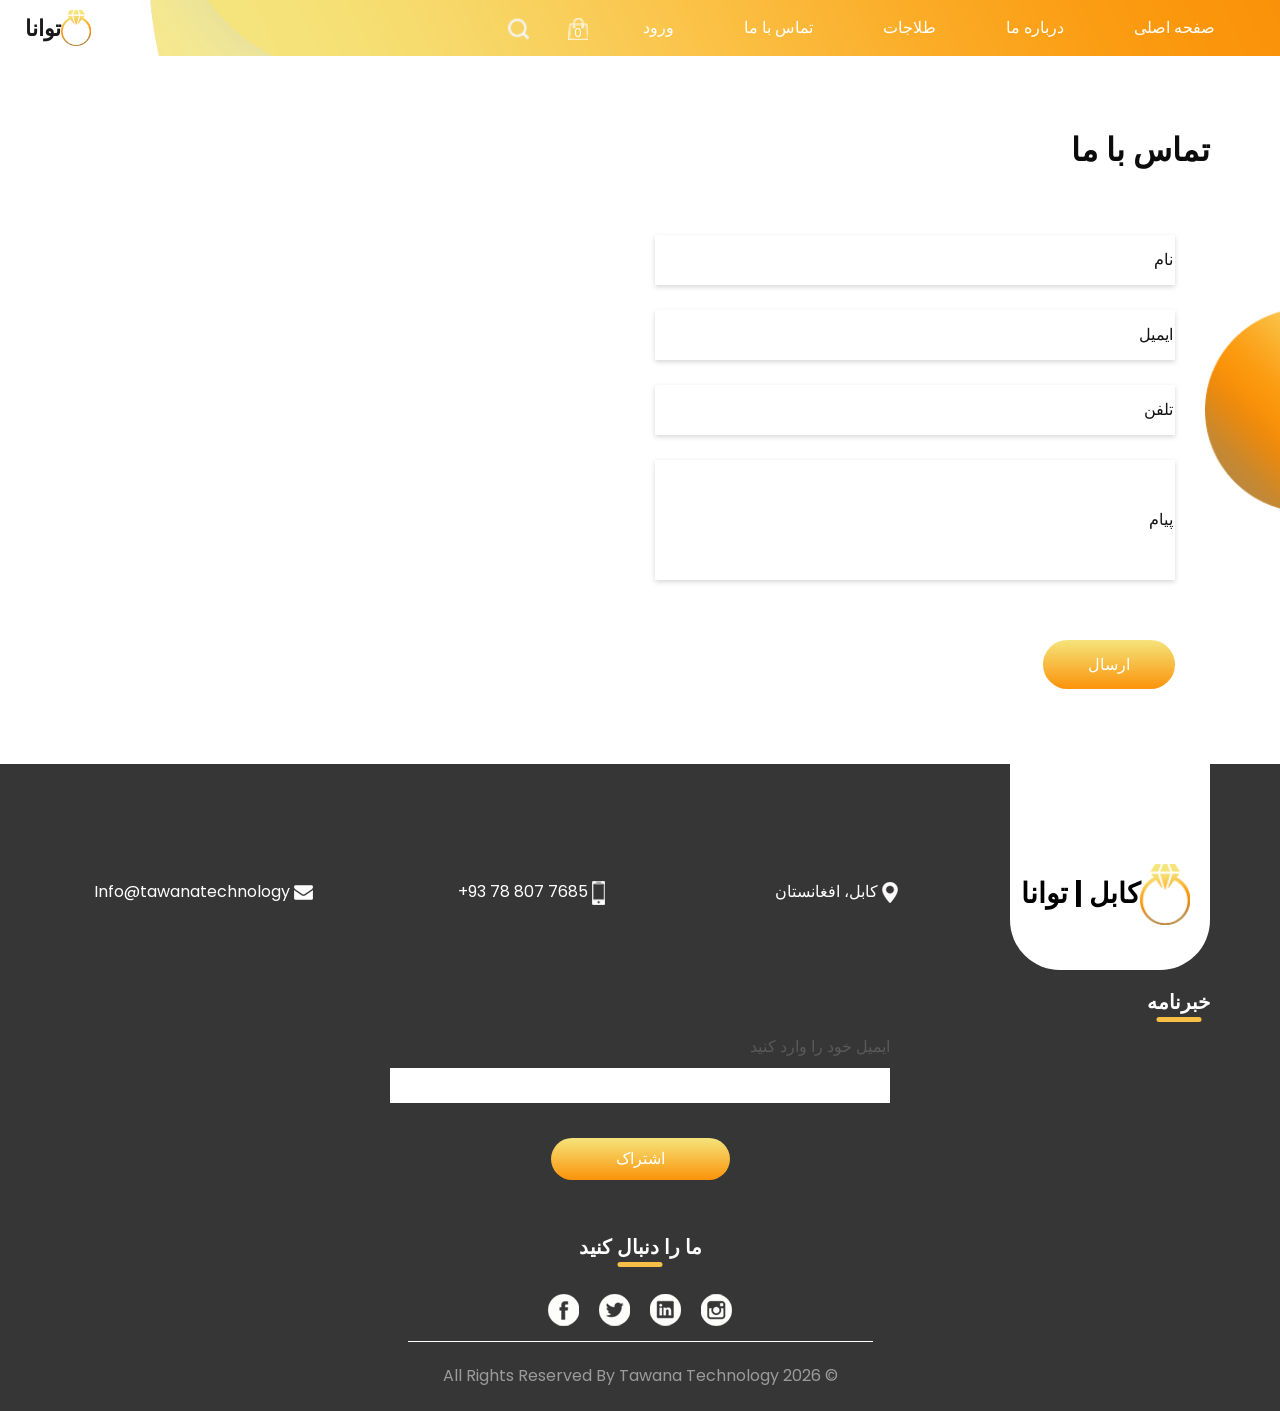
<file: contact.html>
<!DOCTYPE html>
<html>

<head>
  <!-- Basic -->
  <meta charset="utf-8" />
  <meta http-equiv="X-UA-Compatible" content="IE=edge" />
  <!-- Mobile Metas -->
  <meta name="viewport" content="width=device-width, initial-scale=1, shrink-to-fit=no" />
  <!-- Site Metas -->
  <meta name="keywords" content="" />
  <meta name="description" content="" />
  <meta name="author" content="" />

  <title>جواهرات کابل | توانا | تماس با ما</title>

  <!-- slider stylesheet -->
  <link rel="stylesheet" type="text/css" href="https://cdnjs.cloudflare.com/ajax/libs/OwlCarousel2/2.1.3/assets/owl.carousel.min.css" />

  <!-- bootstrap core css -->
  <link rel="stylesheet" type="text/css" href="css/bootstrap.css" />

  <!-- fonts style -->
  <link href="https://fonts.googleapis.com/css?family=Baloo+Chettan|Poppins:400,600,700&display=swap" rel="stylesheet">
  <!-- Custom styles for this template -->
  <link href="css/style.css" rel="stylesheet" />
  <!-- responsive style -->
  <link href="css/responsive.css" rel="stylesheet" />
  <!-- RTL support for Dari -->
  <link href="css/dari-rtl.css" rel="stylesheet" />
</head>

<body class="sub_page">
  <div class="hero_area">
    <!-- header section strats -->
    <header class="header_section">
      <div class="container-fluid">
        <nav class="navbar navbar-expand-lg custom_nav-container ">
          <a class="navbar-brand" href="index.html">
            <img src="images/logo.png" alt="">
            <span>
               توانا
            </span>
          </a>
          <button class="navbar-toggler" type="button" data-toggle="collapse" data-target="#navbarSupportedContent" aria-controls="navbarSupportedContent" aria-expanded="false" aria-label="Toggle navigation">
            <span class="navbar-toggler-icon"></span>
          </button>

          <div class="collapse navbar-collapse" id="navbarSupportedContent">
            <div class="d-flex ml-auto flex-column flex-lg-row align-items-center">
              <ul class="navbar-nav  ">
                <li class="nav-item active">
                  <a class="nav-link" href="index.html">صفحه اصلی <span class="sr-only">(current)</span></a>
                </li>
                <li class="nav-item">
                  <a class="nav-link" href="about.html"> درباره ما</a>
                </li>
                <li class="nav-item">
                  <a class="nav-link" href="jewellery.html">طلاجات </a>
                </li>
                <li class="nav-item">
                  <a class="nav-link" href="contact.html">تماس با ما</a>
                </li>
                <li class="nav-item">
                  <a class="nav-link" href="./login.html">ورود</a>
                </li>
              </ul>

            </div>
            <div class="quote_btn-container ">
              <a href="./cart.html">
                <img src="images/cart.png" alt="">
                <div class="cart_number">
                  0
                </div>
              </a>
              <form class="form-inline">
                <button class="btn  my-2 my-sm-0 nav_search-btn" type="submit"></button>
              </form>
            </div>
          </div>
        </nav>
      </div>
    </header>
    <!-- end header section -->
  </div>

  <!-- contact section -->

  <section class="contact_section layout_padding">
    <div class="design-box">
      <img src="images/design-2.png" alt="">
    </div>
    <div class="container ">
      <div class="">
        <h2 class="">
          تماس با ما
        </h2>
      </div>

    </div>
    <div class="container">
      <div class="row">
        <div class="col-md-6">
          <form action="">
            <div>
              <input type="text" placeholder="نام" />
            </div>
            <div>
              <input type="email" placeholder="ایمیل" />
            </div>
            <div>
              <input type="text" placeholder="تلفن" />
            </div>
            <div>
              <input type="text" class="message-box" placeholder="پیام" />
            </div>
            <div class="d-flex ">
              <button>
                ارسال
              </button>
            </div>
          </form>
        </div>
        <div class="col-md-6">
          <div class="map_container">
            <div class="map-responsive">
              
              <iframe src="https://www.google.com/maps/embed?pb=!1m18!1m12!1m3!1d3287.9190957724554!2d69.1317922751971!3d34.50493529369269!2m3!1f0!2f0!3f0!3m2!1i1024!2i768!4f13.1!3m3!1m2!1s0x38d169656303eef1%3A0xffbb3291f1e092ec!2zVGF3YW5hIFRlY2hub2xvZ3kg2KrZiNin2YbYpw!5e0!3m2!1sen!2s!4v1776844140188!5m2!1sen!2s" width="600" height="300" style="border:0;" allowfullscreen="" loading="lazy" referrerpolicy="no-referrer-when-downgrade"></iframe>
            </div>
          </div>
        </div>
      </div>
    </div>
  </section>

  <!-- end contact section -->

  <!-- info section -->
  <section class="info_section ">
    <div class="container">
      <div class="info_container">
        <div class="row">
          <div class="col-md-3">
            <div class="info_logo">
              <a href="">
                <img src="images/logo.png" alt="">
                <span>
                  کابل | توانا
                </span>
              </a>
            </div>
          </div>
          <div class="col-md-3">
            <div class="info_contact">
              <a href="">
                <img src="images/location.png" alt="">
                <span>
                  کابل، افغانستان
                </span>
              </a> 
            </div>
          </div>
          <div class="col-md-3">
            <div class="info_contact">
              <a href="">
                <img src="images/phone.png" alt="">
                <span dir="ltr">
                  +93 78 807 7685
                </span>
              </a>
            </div>
          </div>
          <div class="col-md-3">
            <div class="info_contact">
              <a href="">
                <img src="images/mail.png" alt="">
                <span>
                  Info@tawanatechnology
                </span>
              </a>
            </div>
          </div>
        </div>
        <div class="info_form">
          <div class="d-flex justify-content-center">
            <h5 class="info_heading">
              خبرنامه
            </h5>
          </div>
          <form action="">
            <div class="email_box">
              <label for="email2">ایمیل خود را وارد کنید</label>
              <input type="text" id="email2">
            </div>
            <div>
              <button>
                اشتراک
              </button>
            </div>
          </form>
        </div>
        <div class="info_social">
          <div class="d-flex justify-content-center">
            <h5 class="info_heading">
              ما را دنبال کنید
            </h5>
          </div>
          <div class="social_box">
            <a href="">
              <img src="images/fb.png" alt="">
            </a>
            <a href="">
              <img src="images/twitter.png" alt="">
            </a>
            <a href="">
              <img src="images/linkedin.png" alt="">
            </a>
            <a href="">
              <img src="images/insta.png" alt="">
            </a>
          </div>
        </div>
      </div>
    </div>
  </section>

  <!-- end info_section -->

  <!-- footer section -->
  <section class="container-fluid footer_section">
    <p>
      &copy; <span id="displayYear"></span> All Rights Reserved By
      <a href="https://tawanatechnology">Tawana Technology</a>
    </p>
  </section>
  <!-- footer section -->

  <script type="text/javascript" src="js/jquery-3.4.1.min.js"></script>
  <script type="text/javascript" src="js/bootstrap.js"></script>
  <script type="text/javascript" src="js/custom.js"></script>
</body>

</html>
</file>
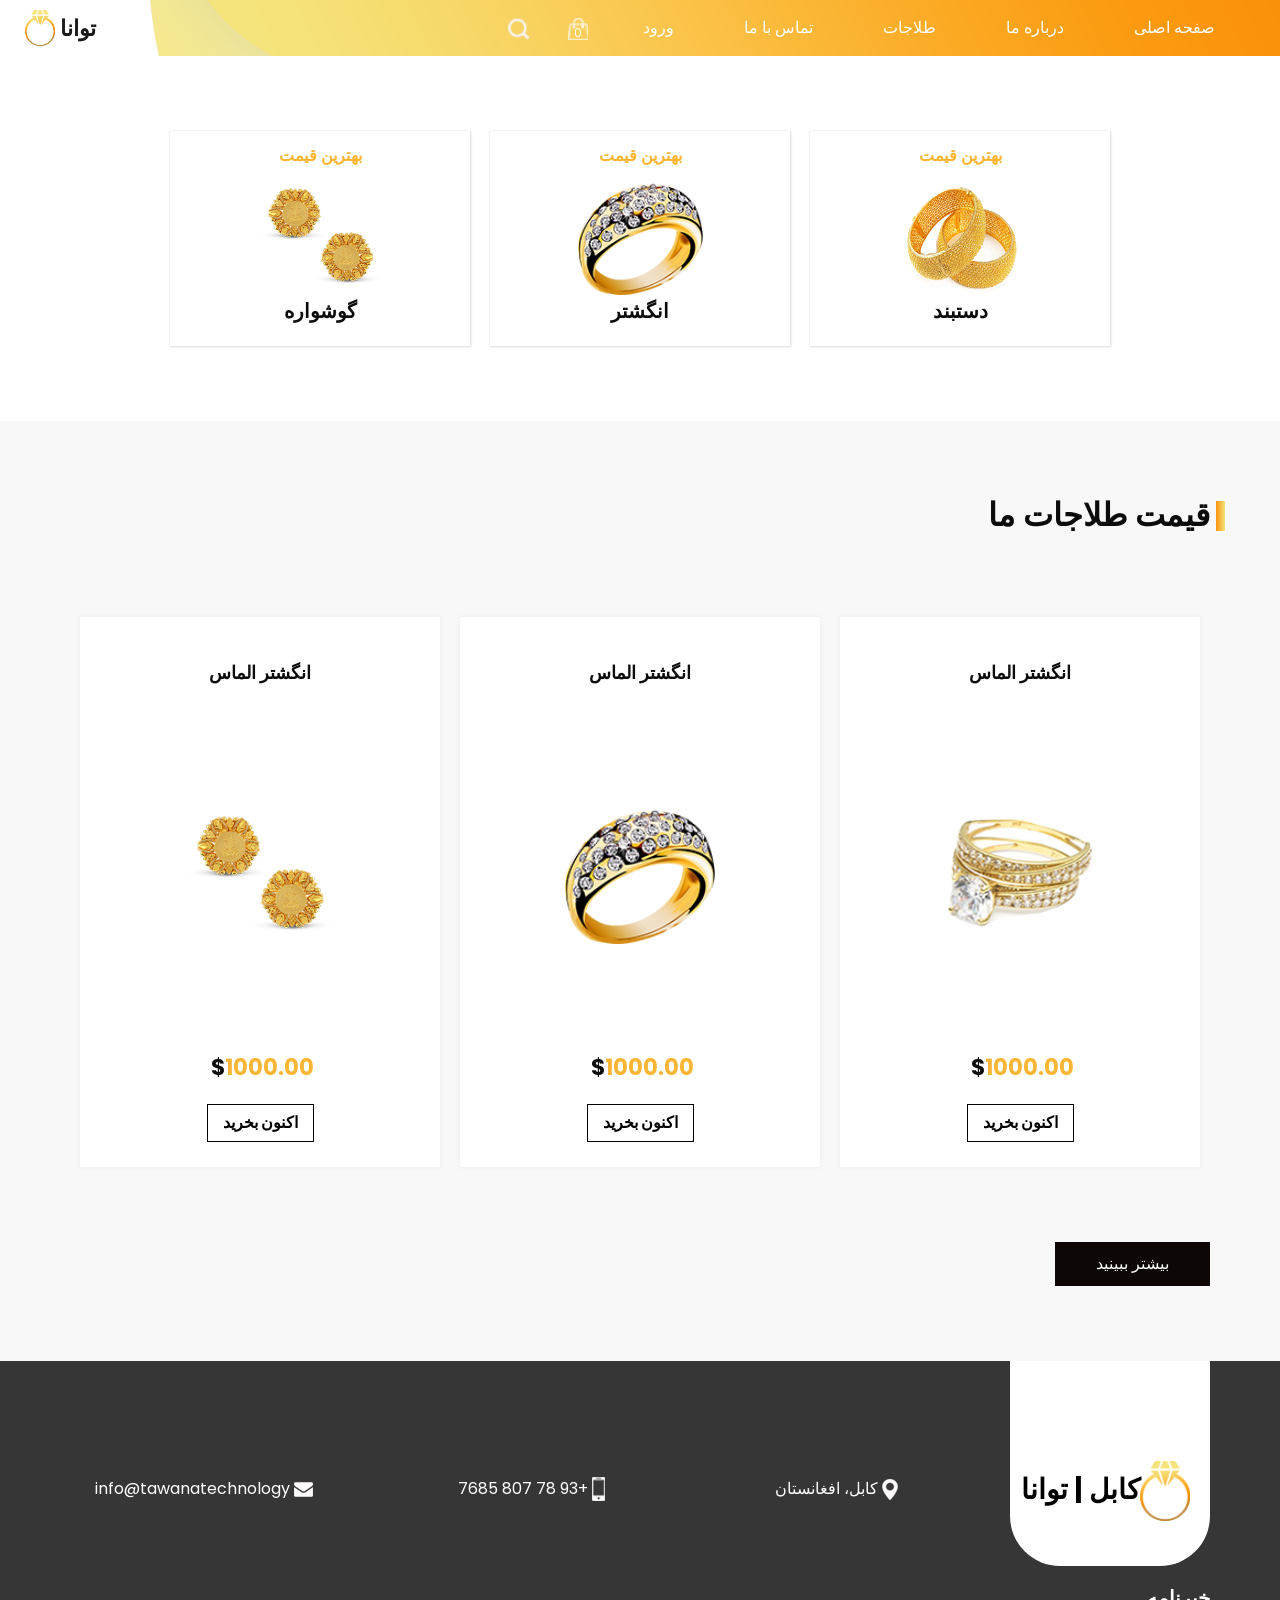
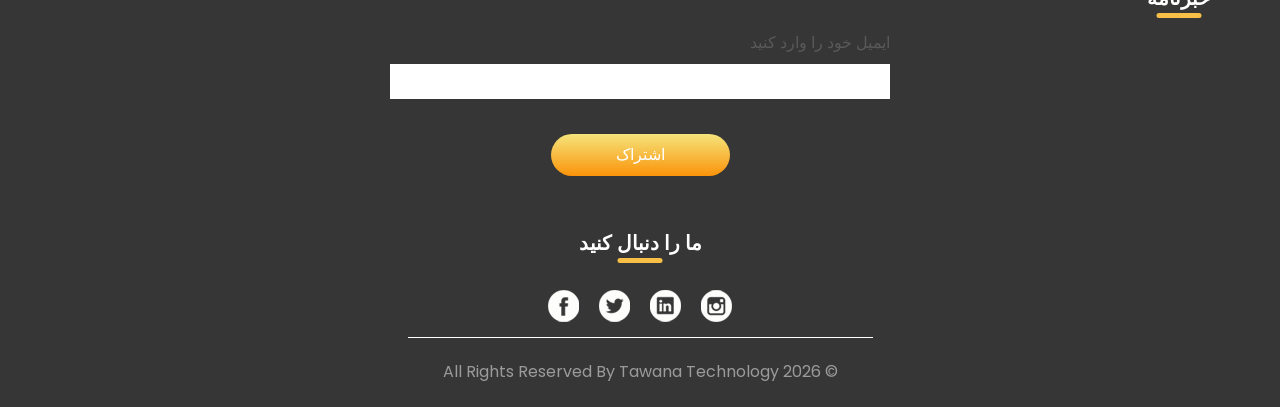
<file: jewellery.html>
<!DOCTYPE html>
<html>

<head>
  <!-- Basic -->
  <meta charset="utf-8" />
  <meta http-equiv="X-UA-Compatible" content="IE=edge" />
  <!-- Mobile Metas -->
  <meta name="viewport" content="width=device-width, initial-scale=1, shrink-to-fit=no" />
  <!-- Site Metas -->
  <meta name="keywords" content="" />
  <meta name="description" content="" />
  <meta name="author" content="" />

  <title>جواهرات کابل | توانا | طلاجات</title>

  <!-- slider stylesheet -->
  <link rel="stylesheet" type="text/css" href="https://cdnjs.cloudflare.com/ajax/libs/OwlCarousel2/2.1.3/assets/owl.carousel.min.css" />

  <!-- bootstrap core css -->
  <link rel="stylesheet" type="text/css" href="css/bootstrap.css" />

  <!-- fonts style -->
  <link href="https://fonts.googleapis.com/css?family=Baloo+Chettan|Poppins:400,600,700&display=swap" rel="stylesheet">
  <!-- Custom styles for this template -->
  <link href="css/style.css" rel="stylesheet" />
  <!-- responsive style -->
  <link href="css/responsive.css" rel="stylesheet" />
  <!-- RTL support for Dari -->
  <link href="css/dari-rtl.css" rel="stylesheet" />
</head>

<body class="sub_page">

  <div class="hero_area">
    <!-- header section strats -->
    <header class="header_section">
      <div class="container-fluid">
        <nav class="navbar navbar-expand-lg custom_nav-container ">
          <a class="navbar-brand" href="index.html">
            <span>
             توانا
            </span>
            <img src="images/logo.png" alt="">

          </a>
          <button class="navbar-toggler" type="button" data-toggle="collapse" data-target="#navbarSupportedContent" aria-controls="navbarSupportedContent" aria-expanded="false" aria-label="Toggle navigation">
            <span class="navbar-toggler-icon"></span>
          </button>

          <div class="collapse navbar-collapse" id="navbarSupportedContent">
            <div class="d-flex ml-auto flex-column flex-lg-row align-items-center">
              <ul class="navbar-nav  ">
                <li class="nav-item active">
                  <a class="nav-link" href="index.html">صفحه اصلی <span class="sr-only">(current)</span></a>
                </li>
                <li class="nav-item">
                  <a class="nav-link" href="about.html"> درباره ما</a>
                </li>
                <li class="nav-item">
                  <a class="nav-link" href="jewellery.html">طلاجات </a>
                </li>
                <li class="nav-item">
                  <a class="nav-link" href="contact.html">تماس با ما</a>
                </li>
                <li class="nav-item">
                  <a class="nav-link" href="./login.html">ورود</a>
                </li>
              </ul>

            </div>
            <div class="quote_btn-container ">
              <a href="./cart.html">
                <img src="images/cart.png" alt="">
                <div class="cart_number">
                  0
                </div>
              </a>
              <form class="form-inline">
                <button class="btn  my-2 my-sm-0 nav_search-btn" type="submit"></button>
              </form>
            </div>
          </div>
        </nav>
      </div>
    </header>
    <!-- end header section -->
  </div>

  <!-- item section -->

  <div class="item_section layout_padding2">
    <div class="container">
      <div class="item_container">
        <div class="box">
          <div class="price">
            <h6>
              بهترین قیمت
            </h6>
          </div>
          <div class="img-box">
            <img src="images/i-1.png" alt="">
          </div>
          <div class="name">
            <h5>
              دستبند
            </h5>
          </div>
        </div>
        <div class="box">
          <div class="price">
            <h6>
              بهترین قیمت
            </h6>
          </div>
          <div class="img-box">
            <img src="images/i-2.png" alt="">
          </div>
          <div class="name">
            <h5>
              انگشتر
            </h5>
          </div>
        </div>
        <div class="box">
          <div class="price">
            <h6>
              بهترین قیمت
            </h6>
          </div>
          <div class="img-box">
            <img src="images/i-3.png" alt="">
          </div>
          <div class="name">
            <h5>
              گوشواره
            </h5>
          </div>
        </div>
      </div>
    </div>
  </div>

  <!-- end item section -->


  <!-- price section -->

  <section class="price_section layout_padding">
    <div class="container">
      <div class="heading_container">
        <h2>
          قیمت طلاجات ما
        </h2>
      </div>
      <div class="price_container">
        <div class="box">
          <div class="name">
            <h6>
              انگشتر الماس
            </h6>
          </div>
          <div class="img-box">
            <img src="images/p-1.png" alt="">
          </div>
          <div class="detail-box">
            <h5>
              $<span>1000.00</span>
            </h5>
            <a href="">
              اکنون بخرید
            </a>
          </div>
        </div>
        <div class="box">
          <div class="name">
            <h6>
              انگشتر الماس
            </h6>
          </div>
          <div class="img-box">
            <img src="images/i-2.png" alt="">
          </div>
          <div class="detail-box">
            <h5>
              $<span>1000.00</span>
            </h5>
            <a href="">
              اکنون بخرید
            </a>
          </div>
        </div>
        <div class="box">
          <div class="name">
            <h6>
              انگشتر الماس
            </h6>
          </div>
          <div class="img-box">
            <img src="images/i-3.png" alt="">
          </div>
          <div class="detail-box">
            <h5>
              $<span>1000.00</span>
            </h5>
            <a href="">
              اکنون بخرید
            </a>
          </div>
        </div>
      </div>
      <div class="d-flex justify-content-center">
        <a href="" class="price_btn">
          بیشتر ببینید
        </a>
      </div>
    </div>
  </section>

  <!-- end price section -->





  <!-- info section -->
  <section class="info_section ">
    <div class="container">
      <div class="info_container">
        <div class="row">
          <div class="col-md-3">
            <div class="info_logo">
              <a href="">
                <img src="images/logo.png" alt="">
                <span>
                  کابل | توانا
                </span>
              </a>
            </div>
          </div>
          <div class="col-md-3">
            <div class="info_contact">
              <a href="">
                <img src="images/location.png" alt="">
                <span>
                  کابل، افغانستان
                </span>
              </a>
            </div>
          </div>
          <div class="col-md-3">
            <div class="info_contact">
              <a href="">
                <img src="images/phone.png" alt="">
                <span>
                  +93 78 807 7685
                </span>
              </a>
            </div>
          </div>
          <div class="col-md-3">
            <div class="info_contact">
              <a href="">
                <img src="images/mail.png" alt="">
                <span>
                  info@tawanatechnology
                </span>
              </a>
            </div>
          </div>
        </div>
        <div class="info_form">
          <div class="d-flex justify-content-center">
            <h5 class="info_heading">
              خبرنامه
            </h5>
          </div>
          <form action="">
            <div class="email_box">
              <label for="email2">ایمیل خود را وارد کنید</label>
              <input type="text" id="email2">
            </div>
            <div>
              <button>
                اشتراک
              </button>
            </div>
          </form>
        </div>
        <div class="info_social">
          <div class="d-flex justify-content-center">
            <h5 class="info_heading">
              ما را دنبال کنید
            </h5>
          </div>
          <div class="social_box">
            <a href="">
              <img src="images/fb.png" alt="">
            </a>
            <a href="">
              <img src="images/twitter.png" alt="">
            </a>
            <a href="">
              <img src="images/linkedin.png" alt="">
            </a>
            <a href="">
              <img src="images/insta.png" alt="">
            </a>
          </div>
        </div>
      </div>
    </div>
  </section>

  <!-- end info_section -->

  <!-- footer section -->
  <section class="container-fluid footer_section">
    <p>
      &copy; <span id="displayYear"></span> All Rights Reserved By
      <a href="https://tawanatechnology">Tawana Technology</a>
    </p>
  </section>
  <!-- footer section -->

  <script type="text/javascript" src="js/jquery-3.4.1.min.js"></script>
  <script type="text/javascript" src="js/bootstrap.js"></script>
  <script type="text/javascript" src="js/custom.js"></script>
  
</body>

</html>
</file>
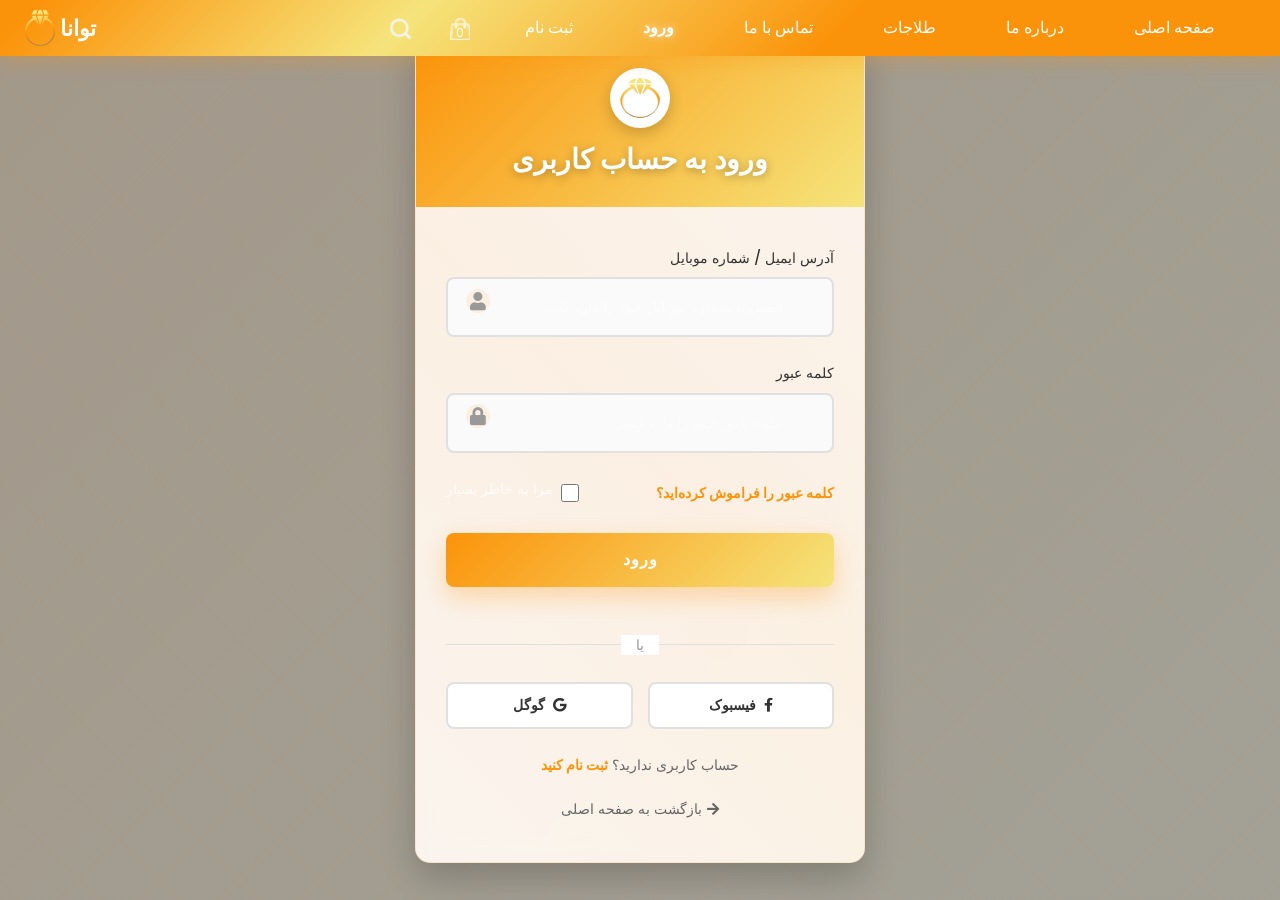
<file: login.html>
<!DOCTYPE html>
<html lang="fa" dir="rtl">
  <head>
    <!-- Basic -->
    <meta charset="utf-8" />
    <meta http-equiv="X-UA-Compatible" content="IE=edge" />
    <!-- Mobile Metas -->
    <meta
      name="viewport"
      content="width=device-width, initial-scale=1, shrink-to-fit=no"
    />
    <!-- Site Metas -->
    <meta name="keywords" content="" />
    <meta name="description" content="" />
    <meta name="author" content="" />

    <title> صفحه ورود </title>

    <!-- slider stylesheet -->
    <link
      rel="stylesheet"
      type="text/css"
      href="https://cdnjs.cloudflare.com/ajax/libs/OwlCarousel2/2.1.3/assets/owl.carousel.min.css"
    />

    <!-- bootstrap core css -->
    <link rel="stylesheet" type="text/css" href="css/bootstrap.css" />

    <!-- fonts style -->
    <link
      href="https://fonts.googleapis.com/css?family=Baloo+Chettan|Poppins:400,600,700&display=swap"
      rel="stylesheet"
    />
    <!-- Custom styles for this template -->
    <link href="css/style.css" rel="stylesheet" />
    <!-- responsive style -->
    <link href="css/responsive.css" rel="stylesheet" />
    <!-- RTL support for Dari -->
    <link href="css/dari-rtl.css" rel="stylesheet" />

    <link rel="stylesheet" href="./css/advanced-dari-login.css">
    <!-- Font Awesome for icons -->
    <link rel="stylesheet" href="https://cdnjs.cloudflare.com/ajax/libs/font-awesome/5.15.4/css/all.min.css">

    <style>
      /* Sticky Header with Gold Background */
      .header_section {
        position: fixed !important;
        top: 0 !important;
        left: 0 !important;
        right: 0 !important;
        z-index: 1000 !important;
        background: linear-gradient(135deg,#fb930a 3%, #f5e47b 32%,#fb930a 65% ) !important;
        box-shadow: 0 4px 20px rgba(251, 147, 10, 0.3) !important;
      }
      
      /* Add padding to body to account for fixed header */

      
      /* Update navbar brand text for gold background */
      .navbar-brand span {
        color: white !important;
        font-weight: 600 !important;
      }
      
      /* Update navigation links for gold background */
      .navbar-nav .nav-link {
        color: white !important;
        font-weight: 500 !important;
        transition: all 0.3s ease !important;
      }
      
      .navbar-nav .nav-link:hover {
        color: #fffacd !important;
        text-shadow: 0 0 5px rgba(255, 255, 255, 0.5) !important;
      }
      
      .navbar-nav .nav-item.active .nav-link {
        color: white !important;
        font-weight: 600 !important;
        text-shadow: 0 0 8px rgba(255, 255, 255, 0.7) !important;
      }
      
      /* Update cart icon for gold background */
      .quote_btn-container a img {
        filter: brightness(0) invert(1) !important;
      }
      
      /* Update search button for gold background */
      .nav_search-btn {
        
        color: #fb930a !important;
      }
      
      .login-container {
        min-height: 100vh;
        display: flex;
        align-items: center;
        justify-content: center;
        background: linear-gradient(rgba(0, 0, 0, 0.4), rgba(0, 0, 0, 0.4)), url('https://vstatic.vietnam.vn/vietnam/resource/IMAGE/2026/04/14/1776140257009_7.jpeg');
        background-size: cover;
        background-position: center;
        background-attachment: fixed;
        padding: 20px;
        position: relative;
      }

      .login-container::before {
        content: '';
        position: absolute;
        top: 0;
        left: 0;
        right: 0;
        bottom: 0;
        background: linear-gradient(135deg, rgba(251, 147, 10, 0.1) 0%, rgba(245, 228, 123, 0.1) 100%);
        z-index: 1;
      }

      .login-form-wrapper {
        background: rgba(255, 255, 255, 0.95);
        backdrop-filter: blur(10px);
        border-radius: 15px;
        box-shadow: 0 15px 35px rgba(0, 0, 0, 0.2);
        overflow: hidden;
        width: 100%;
        max-width: 450px;
        position: relative;
        z-index: 2;
      }

      .login-header {
        background: linear-gradient(135deg, #fb930a 0%, #f5e47b 100%);
        padding: 30px;
        text-align: center;
        position: relative;
      }

      .login-header h2 {
        color: white;
        font-weight: 600;
        margin: 0;
        font-size: 28px;
      }

      .login-header .logo {
        width: 60px;
        height: 60px;
        background: white;
        border-radius: 50%;
        margin: 0 auto 15px;
        display: flex;
        align-items: center;
        justify-content: center;
        box-shadow: 0 5px 15px rgba(0, 0, 0, 0.2);
      }

      .login-header .logo img {
        width: 40px;
        height: 40px;
      }

      .login-body {
        padding: 40px 30px;
      }

      .form-group {
        margin-bottom: 25px;
        position: relative;
      }

      .form-group label {
        display: block;
        margin-bottom: 8px;
        font-weight: 500;
        color: #333;
        font-size: 14px;
      }

      .form-group input {
        width: 100%;
        padding: 12px 15px;
        border: 2px solid #e0e0e0;
        border-radius: 8px;
        font-size: 15px;
        transition: all 0.3s ease;
        background: #fafafa;
      }

      .form-group input:focus {
        outline: none;
        border-color: #fb930a;
        background: white;
        box-shadow: 0 0 0 3px rgba(251, 147, 10, 0.1);
      }

      .form-group .input-icon {
        position: absolute;
        left: 15px;
        top: 42px;
        color: #999;
      }

      .remember-forgot {
        display: flex;
        justify-content: space-between;
        align-items: center;
        margin-bottom: 25px;
        flex-wrap: wrap;
        gap: 10px;
      }

      .remember-me {
        display: flex;
        align-items: center;
        gap: 8px;
      }

      .remember-me input[type="checkbox"] {
        width: 18px;
        height: 18px;
        accent-color: #fb930a;
      }

      .forgot-password {
        color: #fb930a;
        text-decoration: none;
        font-size: 14px;
        transition: color 0.3s ease;
      }

      .forgot-password:hover {
        color: #f5e47b;
        text-decoration: underline;
      }

      .login-btn {
        width: 100%;
        padding: 14px;
        background: linear-gradient(135deg, #fb930a 0%, #f5e47b 100%);
        color: white;
        border: none;
        border-radius: 8px;
        font-size: 16px;
        font-weight: 600;
        cursor: pointer;
        transition: all 0.3s ease;
        margin-bottom: 20px;
      }

      .login-btn:hover {
        transform: translateY(-2px);
        box-shadow: 0 8px 25px rgba(251, 147, 10, 0.3);
      }

      .login-btn:active {
        transform: translateY(0);
      }

      .divider {
        text-align: center;
        margin: 25px 0;
        position: relative;
      }

      .divider::before {
        content: '';
        position: absolute;
        top: 50%;
        right: 0;
        left: 0;
        height: 1px;
        background: #e0e0e0;
      }

      .divider span {
        background: white;
        padding: 0 15px;
        color: #999;
        font-size: 14px;
        position: relative;
      }

      .social-login {
        display: flex;
        gap: 15px;
        margin-bottom: 25px;
      }

      .social-btn {
        flex: 1;
        padding: 10px;
        border: 2px solid #e0e0e0;
        background: white;
        border-radius: 8px;
        cursor: pointer;
        transition: all 0.3s ease;
        display: flex;
        align-items: center;
        justify-content: center;
        gap: 8px;
        font-size: 14px;
        color: #333;
      }

      .social-btn:hover {
        border-color: #fb930a;
        background: #fafafa;
      }

      .signup-link {
        text-align: center;
        color: #666;
        font-size: 14px;
      }

      .signup-link a {
        color: #fb930a;
        text-decoration: none;
        font-weight: 600;
      }

      .signup-link a:hover {
        text-decoration: underline;
      }

      .back-to-home {
        text-align: center;
        margin-top: 20px;
      }

      .back-to-home a {
        color: #666;
        text-decoration: none;
        font-size: 14px;
        display: inline-flex;
        align-items: center;
        gap: 5px;
        transition: color 0.3s ease;
      }

      .back-to-home a:hover {
        color: #fb930a;
      }

      /* Responsive Design */
      @media (max-width: 576px) {
        .login-form-wrapper {
          max-width: 100%;
          margin: 0 10px;
        }

        .login-body {
          padding: 30px 20px;
        }

        .login-header {
          padding: 25px 20px;
        }

        .login-header h2 {
          font-size: 24px;
        }

        .social-login {
          flex-direction: column;
        }

        .remember-forgot {
          flex-direction: column;
          align-items: flex-start;
          gap: 15px;
        }
      }

      @media (max-width: 400px) {
        .login-container {
          padding: 10px;
        }

        .login-body {
          padding: 25px 15px;
        }

        .form-group input {
          padding: 10px 12px;
        }

        .login-btn {
          padding: 12px;
          font-size: 15px;
        }
      }

      /* Tablet Styles */
      @media (min-width: 577px) and (max-width: 768px) {
        .login-form-wrapper {
          max-width: 400px;
        }
      }

      /* Animation for form appearance */
      @keyframes fadeInUp {
        from {
          opacity: 0;
          transform: translateY(30px);
        }
        to {
          opacity: 1;
          transform: translateY(0);
        }
      }

      .login-form-wrapper {
        animation: fadeInUp 0.6s ease-out;
      }

      /* Error and Success States */
      .form-group.error input {
        border-color: #e74c3c;
        background: #fdf2f2;
      }

      .form-group.success input {
        border-color: #27ae60;
        background: #f2fdf7;
      }

      .error-message {
        color: #e74c3c;
        font-size: 12px;
        margin-top: 5px;
        display: none;
      }

      .form-group.error .error-message {
        display: block;
      }
    </style>
  </head>

  <body>
    <!-- header section starts -->
    <header class="header_section">
      <div class="container-fluid">
        <nav class="navbar navbar-expand-lg custom_nav-container">
          <a class="navbar-brand" href="index.html">
            <span> توانا </span>
            <img src="images/logo.png" alt="" />
          </a>
          <button
            class="navbar-toggler"
            type="button"
            data-toggle="collapse"
            data-target="#navbarSupportedContent"
            aria-controls="navbarSupportedContent"
            aria-expanded="false"
            aria-label="Toggle navigation"
          >
            <span class="navbar-toggler-icon"></span>
          </button>

          <div class="collapse navbar-collapse" id="navbarSupportedContent">
            <div
              class="d-flex ml-auto flex-column flex-lg-row align-items-center"
            >
              <ul class="navbar-nav">
                <li class="nav-item">
                  <a class="nav-link" href="index.html">صفحه اصلی</a>
                </li>
                <li class="nav-item">
                  <a class="nav-link" href="about.html"> درباره ما</a>
                </li>
                <li class="nav-item">
                  <a class="nav-link" href="jewellery.html">طلاجات </a>
                </li>
                <li class="nav-item">
                  <a class="nav-link" href="contact.html">تماس با ما</a>
                </li>
                <li class="nav-item active">
                  <a class="nav-link" href="login.html"
                    >ورود <span class="sr-only">(current)</span></a
                  >
                </li>
                <li class="nav-item">
                  <a class="nav-link" href="register.html">ثبت نام</a>
                </li>
              </ul>
            </div>
            <div class="quote_btn-container">
              <a href="cart.html">
                <img src="images/cart.png" alt="" />
                <div class="cart_number">0</div>
              </a>
              <form class="form-inline">
                <button
                  class="btn my-2 my-sm-0 nav_search-btn"
                  type="submit"
                ></button>
              </form>
            </div>
          </div>
        </nav>
      </div>
    </header>
    <!-- end header section -->

    <div class="login-container">
      <div class="login-form-wrapper">
        <div class="login-header">
          <div class="logo">
            <img src="images/logo.png" alt="لوگو توانا" />
          </div>
          <h2>ورود به حساب کاربری</h2>
        </div>

        <div class="login-body">
          <form id="loginForm">
            <div class="form-group">
              <label for="email">آدرس ایمیل / شماره موبایل</label>
              <input 
                type="text" 
                id="email" 
                name="email" 
                placeholder="ایمیل یا شماره موبایل خود را وارد کنید"
                required
              >
              <span class="input-icon"><i class="fas fa-user"></i></span>
              <div class="error-message">لطفاً ایمیل یا شماره موبایل صحیح را وارد کنید</div>
            </div>

            <div class="form-group">
              <label for="password">کلمه عبور</label>
              <input 
                type="password" 
                id="password" 
                name="password" 
                placeholder="کلمه عبور خود را وارد کنید"
                required
              >
              <span class="input-icon"><i class="fas fa-lock"></i></span>
              <div class="error-message">لطفاً کلمه عبور را وارد کنید</div>
            </div>

            <div class="remember-forgot">
              <div class="remember-me">
                <input type="checkbox" id="remember" name="remember">
                <label for="remember">مرا به خاطر بسپار</label>
              </div>
              <a href="#" class="forgot-password">کلمه عبور را فراموش کرده‌اید؟</a>
            </div>

            <button type="submit" class="login-btn">ورود</button>
          </form>

          <div class="divider">
            <span>یا</span>
          </div>

          <div class="social-login">
            <button class="social-btn facebook">
              <i class="fab fa-facebook-f"></i>
              فیسبوک
            </button>
            <button class="social-btn google">
              <i class="fab fa-google"></i>
              گوگل
            </button>
          </div>

          <div class="signup-link">
            حساب کاربری ندارید؟ <a href="register.html">ثبت نام کنید</a>
          </div>

          <div class="back-to-home">
            <a href="index.html">
              <i class="fas fa-arrow-right"></i>
              بازگشت به صفحه اصلی
            </a>
          </div>
        </div>
      </div>
    </div>

    <!-- Scripts -->
    <script src="js/jquery-3.4.1.min.js"></script>
    <script src="js/bootstrap.js"></script>
    
    <script>
      $(document).ready(function() {
        // Form validation
        $('#loginForm').on('submit', function(e) {
          e.preventDefault();
          
          // Reset previous errors
          $('.form-group').removeClass('error');
          
          let isValid = true;
          
          // Email validation
          const email = $('#email').val().trim();
          if (!email) {
            $('#email').closest('.form-group').addClass('error');
            isValid = false;
          } else {
            $('#email').closest('.form-group').addClass('success');
          }
          
          // Password validation
          const password = $('#password').val();
          if (!password || password.length < 6) {
            $('#password').closest('.form-group').addClass('error');
            isValid = false;
          } else {
            $('#password').closest('.form-group').addClass('success');
          }
          
          if (isValid) {
            // Simulate login process
            $('.login-btn').text('در حال ورود...');
            $('.login-btn').prop('disabled', true);
            $('.login-btn').addClass('loading');
            
            setTimeout(function() {
              alert('ورود با موفقیت انجام شد! در حال انتقال به صفحه اصلی.');
              window.location.href = 'index.html';
            }, 2000);
          }
        });
        
        // Remove error state on input
        $('input').on('input', function() {
          $(this).closest('.form-group').removeClass('error');
        });
        
        // Social login handlers
        $('.social-btn').on('click', function() {
          const platform = $(this).text().trim();
          alert(`ورود با ${platform} به زودی در دسترس خواهد بود.`);
        });
        
        // Forgot password handler
        $('.forgot-password').on('click', function(e) {
          e.preventDefault();
          alert('بازیابی کلمه عبور به زودی در دسترس خواهد بود.');
        });

        // Add input focus effects
        $('input').on('focus', function() {
          $(this).closest('.form-group').addClass('focused');
        });

        $('input').on('blur', function() {
          $(this).closest('.form-group').removeClass('focused');
        });
      });
    </script>
  </body>
</html>
</file>
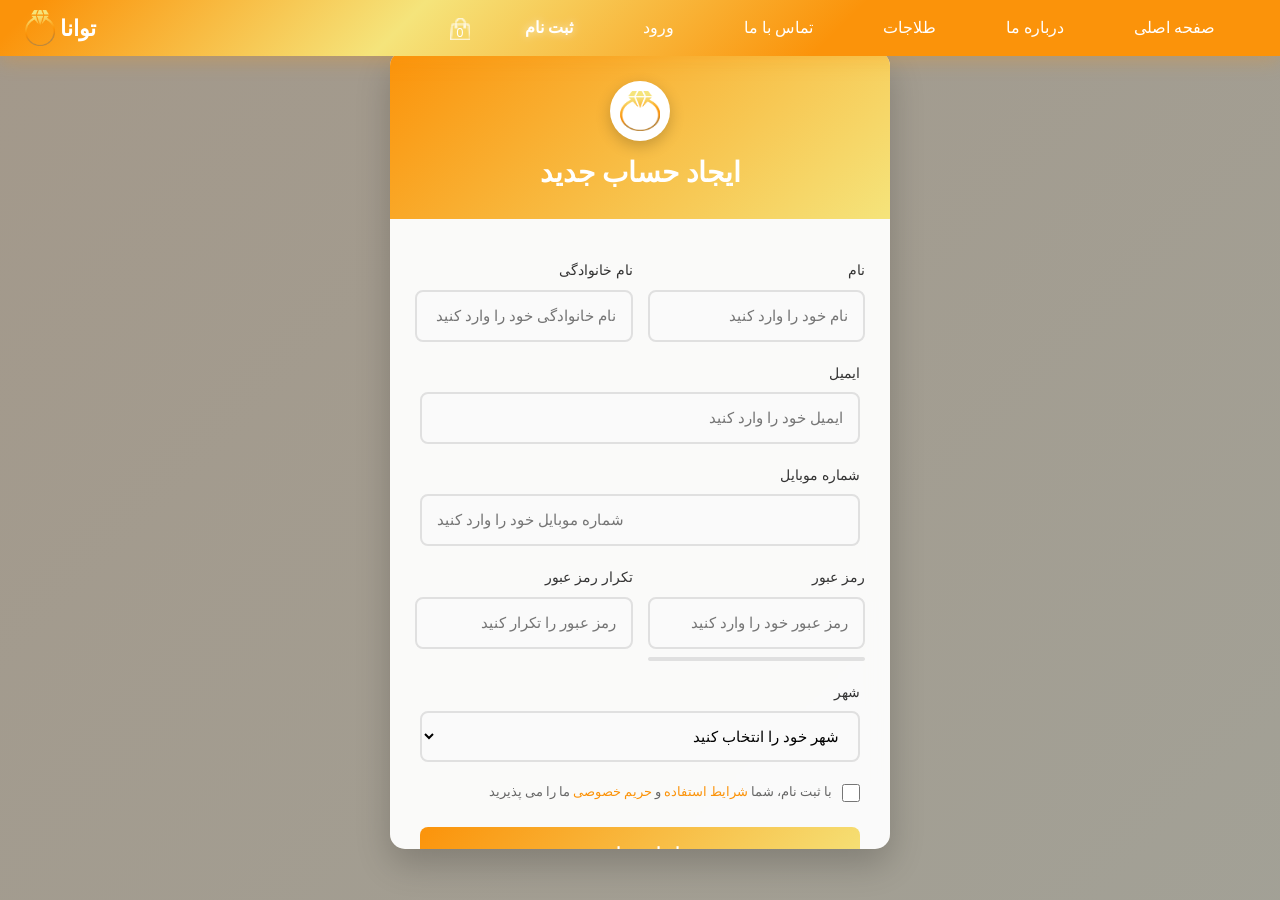
<file: register.html>
<!doctype html>
<html lang="fa" dir="rtl">
  <head>
    <!-- Basic -->
    <meta charset="utf-8" />
    <meta http-equiv="X-UA-Compatible" content="IE=edge" />
    <!-- Mobile Metas -->
    <meta
      name="viewport"
      content="width=device-width, initial-scale=1, shrink-to-fit=no"
    />
    <!-- Site Metas -->
    <meta name="keywords" content="" />
    <meta name="description" content="" />
    <meta name="author" content="" />

    <title> صفحه ثبت نام | جواهرات توانا</title>

    <!-- slider stylesheet -->
    <link
      rel="stylesheet" 
      type="text/css"
      href="https://cdnjs.cloudflare.com/ajax/libs/OwlCarousel2/2.1.3/assets/owl.carousel.min.css"
    />

    <!-- bootstrap core css -->
    <link rel="stylesheet" type="text/css" href="css/bootstrap.css" />

    <!-- fonts style -->
    <link
      href="https://fonts.googleapis.com/css?family=Baloo+Chettan|Poppins:400,600,700&display=swap"
      rel="stylesheet"
    />
    <!-- Custom styles for this template -->
    <link href="css/style.css" rel="stylesheet" />
    <!-- responsive style -->
    <link href="css/responsive.css" rel="stylesheet" />
    <!-- RTL support for Dari -->
    <link href="css/dari-rtl.css" rel="stylesheet" />

    <style>
      /* Sticky Header with Gold Background */
      .header_section {
        position: fixed !important;
        top: 0 !important;
        left: 0 !important;
        right: 0 !important;
        z-index: 1000 !important;
        background: linear-gradient(135deg,#fb930a 3%, #f5e47b 32%,#fb930a 65% ) !important;
        box-shadow: 0 4px 20px rgba(251, 147, 10, 0.3) !important;
      }

      /* Update navbar brand text for gold background */
      .navbar-brand span {
        color: white !important;
        font-weight: 600 !important;
      }
      
      /* Update navigation links for gold background */
      .navbar-nav .nav-link {
        color: white !important;
        font-weight: 500 !important;
        transition: all 0.3s ease !important;
      }
      
      .navbar-nav .nav-link:hover {
        color: #fffacd !important;
        text-shadow: 0 0 5px rgba(255, 255, 255, 0.5) !important;
      }
      
      .navbar-nav .nav-item.active .nav-link {
        color: white !important;
        font-weight: 600 !important;
        text-shadow: 0 0 8px rgba(255, 255, 255, 0.7) !important;
      }
      
      /* Update cart icon for gold background */
      .quote_btn-container a img {
        filter: brightness(0) invert(1) !important;
      }
      
      /* Update search button for gold background */
      .nav_search-btn {
        
        color: #fff !important;
      }

      .register-container {
        min-height: 100vh;
        display: flex;
        align-items: center;
        justify-content: center;
        background: linear-gradient(rgba(0, 0, 0, 0.4), rgba(0, 0, 0, 0.4)), url('https://haghanigold.com/wp-content/uploads/2023/10/image3-17.png');
        background-size: cover;
        background-position: center;
        background-attachment: fixed;
        padding: 20px;
        position: relative;
      }

      .register-container::before {
        content: '';
        position: absolute;
        top: 0;
        left: 0;
        right: 0;
        bottom: 0;
        background: linear-gradient(135deg, rgba(251, 147, 10, 0.1) 0%, rgba(245, 228, 123, 0.1) 100%);
        z-index: 1;
      }

      .register-form-wrapper {
        background: rgba(255, 255, 255, 0.95);
        backdrop-filter: blur(10px);
        border-radius: 15px;
        box-shadow: 0 15px 35px rgba(0, 0, 0, 0.2);
        overflow: hidden;
        width: 100%;
        max-width: 500px;
        position: relative;
        z-index: 2;
      }

      .register-header {
        background: linear-gradient(135deg, #fb930a 0%, #f5e47b 100%);
        padding: 30px;
        text-align: center;
        position: relative;
      }

      .register-header h2 {
        color: white;
        font-weight: 600;
        margin: 0;
        font-size: 28px;
      }

      .register-header .logo {
        width: 60px;
        height: 60px;
        background: white;
        border-radius: 50%;
        margin: 0 auto 15px;
        display: flex;
        align-items: center;
        justify-content: center;
        box-shadow: 0 5px 15px rgba(0, 0, 0, 0.2);
      }

      .register-header .logo img {
        width: 40px;
        height: 40px;
      }

      .register-body {
        padding: 40px 30px;
        max-height: 70vh;
        overflow-y: auto;
      }

      .form-row {
        display: flex;
        gap: 15px;
        margin-bottom: 20px;
      }

      .form-row .form-group {
        flex: 1;
        margin-bottom: 0;
      }

      .form-group {
        margin-bottom: 20px;
        position: relative;
      }

      .form-group label {
        display: block;
        margin-bottom: 8px;
        font-weight: 500;
        color: #333;
        font-size: 14px;
      }

      .form-group input {
        width: 100%;
        padding: 12px 15px;
        border: 2px solid #e0e0e0;
        border-radius: 8px;
        font-size: 15px;
        transition: all 0.3s ease;
        background: #fafafa;
      }

      .form-group input:focus {
        outline: none;
        border-color: #fb930a;
        background: white;
        box-shadow: 0 0 0 3px rgba(251, 147, 10, 0.1);
      }

      .form-group select {
        width: 100%;
        padding: 12px 15px;
        border: 2px solid #e0e0e0;
        border-radius: 8px;
        font-size: 15px;
        transition: all 0.3s ease;
        background: #fafafa;
        cursor: pointer;
      }

      .form-group select:focus {
        outline: none;
        border-color: #fb930a;
        background: white;
        box-shadow: 0 0 0 3px rgba(251, 147, 10, 0.1);
      }

      .form-group .input-icon {
        position: absolute;
        left: 15px;
        top: 42px;
        color: #999;
      }

      .password-strength {
        margin-top: 8px;
        height: 4px;
        background: #e0e0e0;
        border-radius: 2px;
        overflow: hidden;
      }

      .password-strength-bar {
        height: 100%;
        width: 0;
        transition: all 0.3s ease;
        border-radius: 2px;
      }

      .password-strength-bar.weak {
        width: 33%;
        background: #e74c3c;
      }

      .password-strength-bar.medium {
        width: 66%;
        background: #f39c12;
      }

      .password-strength-bar.strong {
        width: 100%;
        background: #27ae60;
      }

      .terms-conditions {
        margin-bottom: 25px;
      }

      .terms-checkbox {
        display: flex;
        align-items: flex-start;
        gap: 10px;
      }

      .terms-checkbox input[type="checkbox"] {
        width: 18px;
        height: 18px;
        accent-color: #fb930a;
        margin-top: 2px;
      }

      .terms-checkbox label {
        margin-bottom: 0;
        font-size: 13px;
        line-height: 1.5;
        color: #666;
      }

      .terms-checkbox a {
        color: #fb930a;
        text-decoration: none;
      }

      .terms-checkbox a:hover {
        text-decoration: underline;
      }

      .register-btn {
        width: 100%;
        padding: 14px;
        background: linear-gradient(135deg, #fb930a 0%, #f5e47b 100%);
        color: white;
        border: none;
        border-radius: 8px;
        font-size: 16px;
        font-weight: 600;
        cursor: pointer;
        transition: all 0.3s ease;
        margin-bottom: 20px;
      }

      .register-btn:hover {
        transform: translateY(-2px);
        box-shadow: 0 8px 25px rgba(251, 147, 10, 0.3);
      }

      .register-btn:active {
        transform: translateY(0);
      }

      .divider {
        text-align: center;
        margin: 25px 0;
        position: relative;
      }

      .divider::before {
        content: '';
        position: absolute;
        top: 50%;
        right: 0;
        left: 0;
        height: 1px;
        background: #e0e0e0;
      }

      .divider span {
        background: white;
        padding: 0 15px;
        color: #999;
        font-size: 14px;
        position: relative;
      }

      .social-register {
        display: flex;
        gap: 15px;
        margin-bottom: 25px;
      }

      .social-btn {
        flex: 1;
        padding: 10px;
        border: 2px solid #e0e0e0;
        background: white;
        border-radius: 8px;
        cursor: pointer;
        transition: all 0.3s ease;
        display: flex;
        align-items: center;
        justify-content: center;
        gap: 8px;
        font-size: 14px;
        color: #333;
      }

      .social-btn:hover {
        border-color: #fb930a;
        background: #fafafa;
      }

      .login-link {
        text-align: center;
        color: #666;
        font-size: 14px;
      }

      .login-link a {
        color: #fb930a;
        text-decoration: none;
        font-weight: 600;
      }

      .login-link a:hover {
        text-decoration: underline;
      }

      .back-to-home {
        text-align: center;
        margin-top: 20px;
      }

      .back-to-home a {
        color: #666;
        text-decoration: none;
        font-size: 14px;
        display: inline-flex;
        align-items: center;
        gap: 5px;
        transition: color 0.3s ease;
      }

      .back-to-home a:hover {
        color: #fb930a;
      }

      /* Responsive Design */
      @media (max-width: 576px) {
        .register-form-wrapper {
          max-width: 100%;
          margin: 0 10px;
        }

        .register-body {
          padding: 30px 20px;
        }

        .register-header {
          padding: 25px 20px;
        }

        .register-header h2 {
          font-size: 24px;
        }

        .form-row {
          flex-direction: column;
          gap: 0;
        }

        .form-row .form-group {
          margin-bottom: 20px;
        }

        .social-register {
          flex-direction: column;
        }

        .terms-checkbox {
          align-items: flex-start;
        }

        .terms-checkbox label {
          font-size: 12px;
        }
      }

      @media (max-width: 400px) {
        .register-container {
          padding: 10px;
        }

        .register-body {
          padding: 25px 15px;
        }

        .form-group input,
        .form-group select {
          padding: 10px 12px;
        }

        .register-btn {
          padding: 12px;
          font-size: 15px;
        }
      }

      /* Tablet Styles */
      @media (min-width: 577px) and (max-width: 768px) {
        .register-form-wrapper {
          max-width: 450px;
        }
      }

      /* Animation for form appearance */
      @keyframes fadeInUp {
        from {
          opacity: 0;
          transform: translateY(30px);
        }
        to {
          opacity: 1;
          transform: translateY(0);
        }
      }

      .register-form-wrapper {
        animation: fadeInUp 0.6s ease-out;
      }

      /* Error and Success States */
      .form-group.error input,
      .form-group.error select {
        border-color: #e74c3c;
        background: #fdf2f2;
      }

      .form-group.success input,
      .form-group.success select {
        border-color: #27ae60;
        background: #f2fdf7;
      }

      .error-message {
        color: #e74c3c;
        font-size: 12px;
        margin-top: 5px;
        display: none;
      }

      .form-group.error .error-message {
        display: block;
      }

      .success-message {
        color: #27ae60;
        font-size: 12px;
        margin-top: 5px;
        display: none;
      }

      .form-group.success .success-message {
        display: block;
      }
    </style>
  </head>

  <body>
    <!-- header section starts -->
    <header class="header_section">
      <div class="container-fluid">
        <nav class="navbar navbar-expand-lg custom_nav-container">
          <a class="navbar-brand" href="index.html">
            <span> توانا </span>
            <img src="images/logo.png" alt="" />
          </a>
          <button
            class="navbar-toggler"
            type="button"
            data-toggle="collapse"
            data-target="#navbarSupportedContent"
            aria-controls="#navbarSupportedContent"
            aria-expanded="false"
            aria-label="Toggle navigation"
          >
            <span class="navbar-toggler-icon"></span>
          </button>

          <div class="collapse navbar-collapse" id="navbarSupportedContent">
            <div
              class="d-flex ml-auto flex-column flex-lg-row align-items-center"
            >
              <ul class="navbar-nav">
                <li class="nav-item">
                  <a class="nav-link" href="index.html">صفحه اصلی</a>
                </li>
                <li class="nav-item">
                  <a class="nav-link" href="about.html">درباره ما</a>
                </li>
                <li class="nav-item">
                  <a class="nav-link" href="jewellery.html">طلاجات</a>
                </li>
                <li class="nav-item">
                  <a class="nav-link" href="contact.html">تماس با ما</a>
                </li>
                <li class="nav-item">
                  <a class="nav-link" href="login.html">ورود</a>
                </li>
                <li class="nav-item active">
                  <a class="nav-link" href="register.html">ثبت نام</a>
                </li>
              </ul>
            </div>
            <div class="quote_btn-container ">
              <a href="cart.html">
                <img src="images/cart.png" alt="">
                <div class="cart_number">
                  0
                </div>
              </a>
            </div>
          </div>
        </nav>
      </div>
    </header>
    <!-- end header section -->

    <div class="register-container">
      <div class="register-form-wrapper">
        <div class="register-header">
          <div class="logo">
            <img src="images/logo.png" alt="توانا">
          </div>
          <h2> ایجاد حساب جدید</h2>
        </div>
        
        <div class="register-body">
          <form id="registerForm">
            <div class="form-row">
              <div class="form-group">
                <label for="firstName">نام</label>
                <input 
                  type="text" 
                  id="firstName" 
                  name="firstName" 
                  placeholder="نام خود را وارد کنید"
                  required
                >
                <div class="error-message">لطفاً نام خود را وارد کنید</div>
              </div>
              <div class="form-group">
                <label for="lastName">نام خانوادگی</label>
                <input 
                  type="text" 
                  id="lastName" 
                  name="lastName" 
                  placeholder="نام خانوادگی خود را وارد کنید"
                  required
                >
                <div class="error-message">لطفاً نام خانوادگی خود را وارد کنید</div>
              </div>
            </div>

            <div class="form-group">
              <label for="email">ایمیل</label>
              <input 
                type="email" 
                id="email" 
                name="email" 
                placeholder="ایمیل خود را وارد کنید"
                required
              >
              <div class="error-message">لطفاً ایمیل معتبر وارد کنید</div>
            </div>

            <div class="form-group">
              <label for="phone">شماره موبایل</label>
              <input 
                type="tel" 
                id="phone" 
                name="phone" 
                placeholder="شماره موبایل خود را وارد کنید"
                pattern="[0-9]{10}"
                required
              >
              <div class="error-message">لطفاً شماره موبایل معتبر وارد کنید</div>
            </div>

            <div class="form-row">
              <div class="form-group">
                <label for="password">رمز عبور</label>
                <input 
                  type="password" 
                  id="password" 
                  name="password" 
                  placeholder="رمز عبور خود را وارد کنید"
                  required
                >
                <div class="password-strength">
                  <div class="password-strength-bar"></div>
                </div>
                <div class="error-message">رمز عبور باید حداقل ۶ کاراکتر باشد</div>
              </div>
              <div class="form-group">
                <label for="confirmPassword">تکرار رمز عبور</label>
                <input 
                  type="password" 
                  id="confirmPassword" 
                  name="confirmPassword" 
                  placeholder="رمز عبور را تکرار کنید"
                  required
                >
                <div class="error-message">رمز عبورها مطابقت ندارند</div>
              </div>
            </div>

            <div class="form-group">
              <label for="city">شهر</label>
              <select id="city" name="city" required>
                <option value="">شهر خود را انتخاب کنید</option>
                <option value="kabul">کابل</option>
                <option value="herat">هرات</option>
                <option value="mazar">مزار شریف</option>
                <option value="kandahar">قندهار</option>
                <option value="jalalabad">جلال آباد</option>
                <option value="other">سایر</option>
              </select>
              <div class="error-message">لطفاً شهر خود را انتخاب کنید</div>
            </div>

            <div class="terms-conditions">
              <div class="terms-checkbox">
                <input type="checkbox" id="terms" name="terms" required>
                <label for="terms">
                  با ثبت نام، شما <a href="#">شرایط استفاده</a> و <a href="#">حریم خصوصی</a> ما را می پذیرید
                </label>
              </div>
            </div>

            <button type="submit" class="register-btn">ایجاد حساب</button>
          </form>

          <div class="divider">
            <span>یا</span>
          </div>

          <div class="social-register">
            <button class="social-btn">
              <span>f</span>
              Facebook
            </button>
            <button class="social-btn">
              <span>G</span>
              Google
            </button>
          </div>

          <div class="login-link">
            حساب کاربری دارید؟ <a href="login.html">ورود</a>
          </div>

          <div class="back-to-home">
            <a href="index.html">
              ← بازگشت به صفحه اصلی
            </a>
          </div>
        </div>
      </div>
    </div>

    <!-- Scripts -->
    <script src="js/jquery-3.4.1.min.js"></script>
    <script src="js/bootstrap.js"></script>
    
    <script>
      $(document).ready(function() {
        // Password strength checker
        $('#password').on('input', function() {
          const password = $(this).val();
          const strengthBar = $('.password-strength-bar');
          
          if (password.length === 0) {
            strengthBar.removeClass('weak medium strong');
            return;
          }
          
          let strength = 0;
          if (password.length >= 6) strength++;
          if (password.length >= 10) strength++;
          if (/[a-z]/.test(password) && /[A-Z]/.test(password)) strength++;
          if (/[0-9]/.test(password)) strength++;
          if (/[^a-zA-Z0-9]/.test(password)) strength++;
          
          strengthBar.removeClass('weak medium strong');
          if (strength <= 2) {
            strengthBar.addClass('weak');
          } else if (strength <= 4) {
            strengthBar.addClass('medium');
          } else {
            strengthBar.addClass('strong');
          }
        });

        // Form validation
        $('#registerForm').on('submit', function(e) {
          e.preventDefault();
          
          // Reset previous errors
          $('.form-group').removeClass('error');
          
          let isValid = true;
          
          // First name validation
          const firstName = $('#firstName').val().trim();
          if (!firstName) {
            $('#firstName').closest('.form-group').addClass('error');
            isValid = false;
          } else {
            $('#firstName').closest('.form-group').addClass('success');
          }
          
          // Last name validation
          const lastName = $('#lastName').val().trim();
          if (!lastName) {
            $('#lastName').closest('.form-group').addClass('error');
            isValid = false;
          } else {
            $('#lastName').closest('.form-group').addClass('success');
          }
          
          // Email validation
          const email = $('#email').val().trim();
          const emailRegex = /^[^\s@]+@[^\s@]+\.[^\s@]+$/;
          if (!email || !emailRegex.test(email)) {
            $('#email').closest('.form-group').addClass('error');
            isValid = false;
          } else {
            $('#email').closest('.form-group').addClass('success');
          }
          
          // Phone validation
          const phone = $('#phone').val().trim();
          const phoneRegex = /^[0-9]{10}$/;
          if (!phone || !phoneRegex.test(phone)) {
            $('#phone').closest('.form-group').addClass('error');
            isValid = false;
          } else {
            $('#phone').closest('.form-group').addClass('success');
          }
          
          // Password validation
          const password = $('#password').val();
          if (!password || password.length < 6) {
            $('#password').closest('.form-group').addClass('error');
            isValid = false;
          } else {
            $('#password').closest('.form-group').addClass('success');
          }
          
          // Confirm password validation
          const confirmPassword = $('#confirmPassword').val();
          if (!confirmPassword || password !== confirmPassword) {
            $('#confirmPassword').closest('.form-group').addClass('error');
            isValid = false;
          } else {
            $('#confirmPassword').closest('.form-group').addClass('success');
          }
          
          // City validation
          const city = $('#city').val();
          if (!city) {
            $('#city').closest('.form-group').addClass('error');
            isValid = false;
          } else {
            $('#city').closest('.form-group').addClass('success');
          }
          
          // Terms validation
          const terms = $('#terms').is(':checked');
          if (!terms) {
            alert('لطفاً شرایط استفاده را بپذیرید');
            isValid = false;
          }
          
          if (isValid) {
            // Simulate registration process
            $('.register-btn').text('در حال ثبت نام...');
            $('.register-btn').prop('disabled', true);
            
            setTimeout(function() {
              alert('ثبت نام با موفقیت انجام شد! شما به صفحه ورود هدایت می شوید.');
              window.location.href = 'login.html';
            }, 2000);
          }
        });
        
        // Remove error state on input
        $('input, select').on('input', function() {
          $(this).closest('.form-group').removeClass('error');
        });
        
        // Social register handlers
        $('.social-btn').on('click', function() {
          const platform = $(this).text().trim();
          alert(`ثبت نام با ${platform} به زودی در دسترس خواهد بود.`);
        });
        
        // Real-time password confirmation
        $('#confirmPassword').on('input', function() {
          const password = $('#password').val();
          const confirmPassword = $(this).val();
          
          if (confirmPassword && password !== confirmPassword) {
            $(this).closest('.form-group').addClass('error');
          } else if (confirmPassword && password === confirmPassword) {
            $(this).closest('.form-group').removeClass('error').addClass('success');
          } else {
            $(this).closest('.form-group').removeClass('error success');
          }
        });
      });
    </script>
  </body>
</html>
</file>
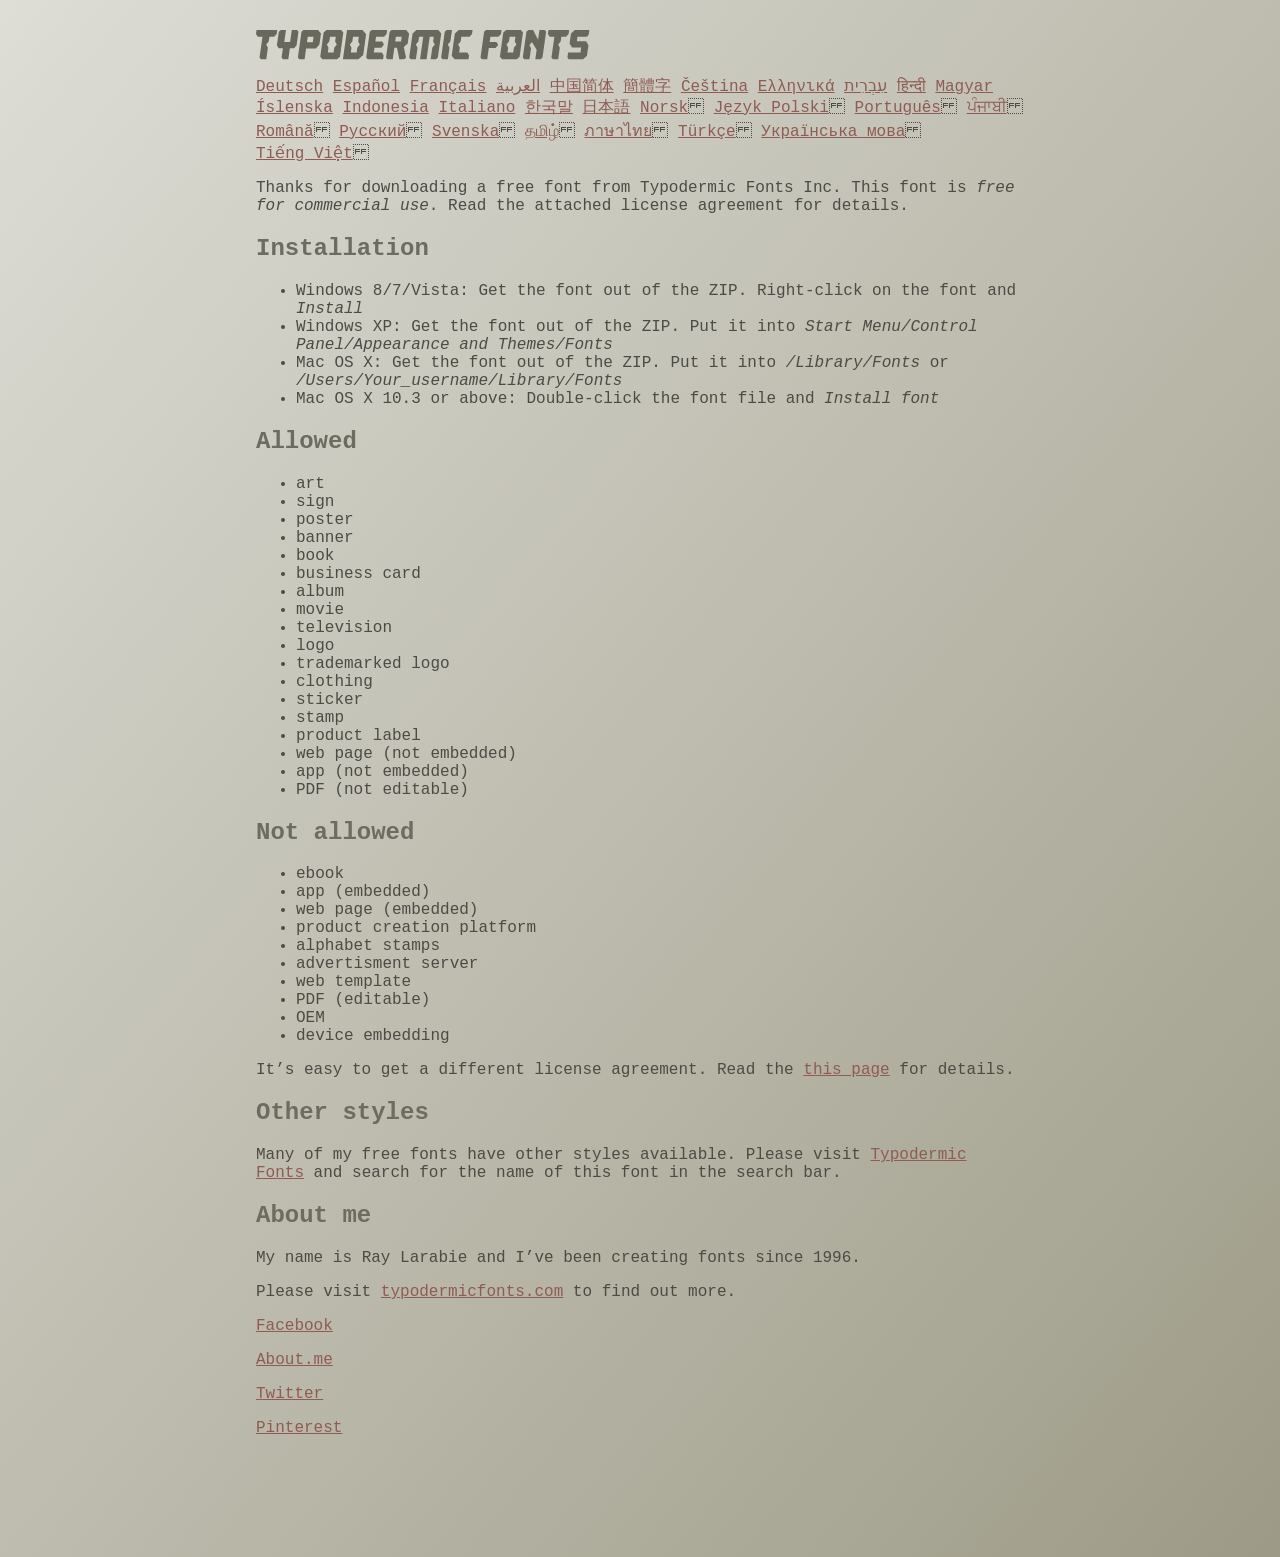
<file: fonts/ethnocentric/read-this.html>
<head>
<meta http-equiv="Content-Type" content="text/html; charset=utf-8">
<title>Typodermic Fonts Inc. Freeware Font instructions 2014</title>
<style type="text/css">
body {
	margin:30px 20% 120px 20%;
	padding:0px;
	font-family:Consolas, Courier, sans-serif;
	color:#4c4b44;
	background-color:#c2c1b3;

/* IE10 Consumer Preview */ 
background-image: -ms-linear-gradient(top left, #DEDDD6 0%, #9D9B87 100%);

/* Mozilla Firefox */ 
background-image: -moz-linear-gradient(top left, #DEDDD6 0%, #9D9B87 100%);

/* Opera */ 
background-image: -o-linear-gradient(top left, #DEDDD6 0%, #9D9B87 100%);

/* Webkit (Safari/Chrome 10) */ 
background-image: -webkit-gradient(linear, left top, right bottom, color-stop(0, #DEDDD6), color-stop(1, #9D9B87));

/* Webkit (Chrome 11+) */ 
background-image: -webkit-linear-gradient(top left, #DEDDD6 0%, #9D9B87 100%);

/* W3C Markup, IE10 Release Preview */ 
background-image: linear-gradient(to bottom right, #DEDDD6 0%, #9D9B87 100%);

	}
h2 {color:#6d6c61;}
a {color:#8f5b54;}
a:hover {color:#ffffff; background-color:#9a998c;}
</style>
</head>

<body>

<svg width="350px" height="30px">
	<path fill="#69685D" d="M0,4.006L0.554,0h20.674l-0.553,4.006l-2.559,2.772h-4.688l-0.682,4.816l-2.515,3.026l1.663,3.07
		l-1.62,11.594H4.987l-1.448-1.79l2.94-20.716H1.791L0,4.006z"/>
	<path fill="#69685D" d="M35.8,0h5.285l1.408,1.791l-1.876,13.343l-2.515,3.111h-4.264l-1.534,11.04h-5.286l-1.449-1.79l1.322-9.25
		h-4.263l-1.705-3.111l1.875-13.343L24.76,0h5.242l-1.706,12.064h5.799L35.8,0z"/>
	<path fill="#69685D" d="M62.09,0l2.899,3.453L63.412,14.58l-3.496,3.962h-9.805l-1.491,10.742h-5.244l-1.493-1.79l3.625-25.704
		L47.469,0H62.09z M50.965,12.362h5.797l0.81-5.583h-5.799L50.965,12.362z"/>
	<path fill="#69685D" d="M64.256,26.642l3.367-24.041L70.523,0h14.664l2.132,2.601l-3.368,24.041l-2.856,2.643H66.431L64.256,26.642
		z M73.335,11.595l-2.514,3.026l1.663,3.07l-0.683,4.816H77.6l0.68-4.816l2.516-3.07l-1.663-3.026l0.681-4.816h-5.796L73.335,11.595
		z"/>
	<path fill="#69685D" d="M86.926,29.285L91.017,0h15.518l3.581,4.307l-2.899,20.673l-4.774,4.305H86.926z M96.345,11.595
		l-2.515,3.026l1.664,3.07l-0.683,4.816h5.798l0.681-4.816l2.516-3.07l-1.663-3.026l0.681-4.816h-5.796L96.345,11.595z"/>
	<path fill="#69685D" d="M127.114,29.285h-15.473l-1.492-1.79l3.624-25.704L115.731,0h15.389l-0.554,4.006l-2.557,2.772h-7.971
		l-0.684,4.816h6.906l1.662,3.026l-2.515,3.111h-6.905l-0.683,4.775h8.057l1.791,2.771L127.114,29.285z"/>
	<path fill="#69685D" d="M150.21,0l2.898,3.453l-1.405,9.977l-3.881,3.452l2.217,10.613l-1.748,1.79h-4.944l-2.387-11.553h-2.6
		l-1.622,11.553h-5.241l-1.493-1.79l3.624-25.704L135.588,0H150.21z M145.691,6.779h-5.796l-0.683,4.816h5.799L145.691,6.779z"/>
	<path fill="#69685D" d="M159.92,29.285h-5.242l-1.492-1.79l3.41-24.042L160.432,0h21.911l2.897,3.453l-3.409,24.042l-1.876,1.79
		h-5.284l1.617-11.594l2.517-3.07l-1.662-3.026l0.681-4.816h-4.092l-3.154,22.506h-6.522l3.155-22.506h-4.134l-0.683,4.816
		l-2.515,3.026l1.663,3.07L159.92,29.285z"/>
	<path fill="#69685D" d="M191.879,29.285h-5.244l-1.492-1.79l3.624-25.704L190.728,0h5.242l-1.619,11.595l-2.516,3.026l1.663,3.07
		L191.879,29.285z"/>
	<path fill="#69685D" d="M213.018,25.279l-0.554,4.006h-13.854l-2.899-3.494l3.156-22.338L202.702,0h13.854l-0.555,4.006
		l-2.558,2.772h-8.1l-0.683,4.816l-2.515,3.026l1.663,3.07l-0.683,4.816h8.1L213.018,25.279z"/>
	<path fill="#69685D" d="M226.007,29.285l-1.492-1.79l3.624-25.704L230.1,0h15.473l-0.554,4.006l-2.557,2.772h-8.058l-0.724,5.115
		h6.818l1.664,3.07l-2.557,3.11h-6.82l-1.535,11.211H226.007z"/>
	<path fill="#69685D" d="M243.903,26.642l3.368-24.041L250.17,0h14.663l2.131,2.601l-3.367,24.041l-2.855,2.643h-14.664
		L243.903,26.642z M252.983,11.595l-2.516,3.026l1.662,3.07l-0.681,4.816h5.796l0.684-4.816l2.515-3.07l-1.664-3.026l0.684-4.816
		h-5.798L252.983,11.595z"/>
	<path fill="#69685D" d="M280.639,19.822l-4.731-7.758l-2.516,3.069l1.662,3.069l-1.533,11.082h-5.244l-1.493-1.79l3.626-25.704
		L272.37,0h4.773l4.902,9.677L283.41,0h5.285l1.407,1.791l-3.623,25.704l-1.877,1.79h-5.285L280.639,19.822z"/>
	<path fill="#69685D" d="M291.926,4.006L292.48,0h20.674l-0.554,4.006l-2.557,2.772h-4.691l-0.681,4.816l-2.516,3.026l1.664,3.07
		l-1.621,11.594h-5.285l-1.451-1.79l2.942-20.716h-4.689L291.926,4.006z"/>
	<path fill="#69685D" d="M325.168,17.478h-9.209l-2.387-3.923l1.45-10.102L318.857,0h14.452l-0.682,4.86l-1.621,1.918h-9.506
		l-0.64,4.561h9.208l2.388,3.878l-1.493,10.572l-3.836,3.494h-14.579l-1.107-1.917l0.682-4.86h12.362L325.168,17.478z"/>
</svg>

<br>

<p translate="no">

<a href="http://translate.google.com/translate?hl=en&sl=en&tl=de&u=http://typodermicfonts.com/wp-content/uploads/2014/02/read-this.html&sandbox=0&usg=ALkJrhivq6___mill12Uw6fPvMWyJxstkw">Deutsch</a>

<a href="http://translate.google.com/translate?hl=en&sl=en&tl=es&u=http://typodermicfonts.com/wp-content/uploads/2014/02/read-this.html&sandbox=0&usg=ALkJrhjAt3cpinDeMTX6Ro8UcZFqaE8K5Q">Español</a>

<a href="http://translate.google.com/translate?hl=en&sl=en&tl=fr&u=http://typodermicfonts.com/wp-content/uploads/2014/02/read-this.html&sandbox=0&usg=ALkJrhjObLPhFyyhwigF-dBoOZ3eXYdDsw">Français</a>

<a href="http://translate.google.com/translate?hl=en&sl=en&tl=ar&u=http://typodermicfonts.com/wp-content/uploads/2014/02/read-this.html&sandbox=0&usg=ALkJrhg2hs-st3zodt-AjmoeuPHfyJsTEg">العربية</a>

<a href="http://translate.google.com/translate?hl=en&sl=en&tl=zh-CN&u=http://typodermicfonts.com/wp-content/uploads/2014/02/read-this.html&sandbox=0&usg=ALkJrhiilVnjG1Ks0DN7UyRqbKExhxAT-Q">中国简体</a>

<a href="http://translate.google.com/translate?hl=en&sl=en&tl=zh-TW&u=http://typodermicfonts.com/wp-content/uploads/2014/02/read-this.html&sandbox=0&usg=ALkJrhiSCPRAYToARlHI4kxIK9eCIFKQhw">簡體字</a>

<a href="http://translate.google.com/translate?hl=en&sl=en&tl=cs&u=http://typodermicfonts.com/wp-content/uploads/2014/02/read-this.html&sandbox=0&usg=ALkJrhj3z2HOOmCXLT-ApYW2SCeBvTGvTA">Čeština</a>

<a href="http://translate.google.com/translate?hl=en&sl=en&tl=el&u=http://typodermicfonts.com/wp-content/uploads/2014/02/read-this.html&sandbox=0&usg=ALkJrhhoORG-43TvZ2NVrll3T0oyOZE0VA">Ελληνικά</a>

<a href="http://translate.google.com/translate?hl=en&sl=en&tl=iw&u=http://typodermicfonts.com/wp-content/uploads/2014/02/read-this.html&sandbox=0&usg=ALkJrhiP4kLXdDxVNuV6-9tHJ8Tbt-1xKw">עִבְרִית</a>

<a href="http://translate.google.com/translate?hl=en&sl=en&tl=hi&u=http://typodermicfonts.com/wp-content/uploads/2014/02/read-this.html&sandbox=0&usg=ALkJrhhJmUufReWrMTSaGKPPOqV7q5jpGQ">हिन्दी</a>

<a href="http://translate.google.com/translate?hl=en&sl=en&tl=hu&u=http://typodermicfonts.com/wp-content/uploads/2014/02/read-this.html&sandbox=0&usg=ALkJrhgfcL_UwP3jkr6Vvq35rkhETFuTug">Magyar</a>

<a href="http://translate.google.com/translate?hl=en&sl=en&tl=is&u=http://typodermicfonts.com/wp-content/uploads/2014/02/read-this.html&sandbox=0&usg=ALkJrhjpK9lELyRP50Vv3RNgqCJDb6d-GQ">Íslenska</a>

<a href="http://translate.google.com/translate?hl=en&sl=en&tl=id&u=http://typodermicfonts.com/wp-content/uploads/2014/02/read-this.html&sandbox=0&usg=ALkJrhiExV3gmyXBUVqcwNiGiUWQSRrgIQ">Indonesia</a>

<a href="http://translate.google.com/translate?hl=en&sl=en&tl=it&u=http://typodermicfonts.com/wp-content/uploads/2014/02/read-this.html&sandbox=0&usg=ALkJrhgMr2_uulaLYRSFz8C34rtcbN6XEg">Italiano</a>

<a href="http://translate.google.com/translate?hl=en&sl=en&tl=ko&u=http://typodermicfonts.com/wp-content/uploads/2014/02/read-this.html&sandbox=0&usg=ALkJrhhl_nNXiOMIiBERq879UXH1XYfZGw">한국말</a>

<a href="http://translate.google.com/translate?hl=en&ie=UTF8&prev=_t&sl=en&tl=ja&u=http://typodermicfonts.com/wp-content/uploads/2014/02/read-this.html&sandbox=0&usg=ALkJrhi2FvSFgSUub72-Sq2moIRAosCiLA">日本語</a>

<a href="http://translate.google.com/translate?hl=en&sl=en&tl=no&u=http://typodermicfonts.com/wp-content/uploads/2014/02/read-this.html&sandbox=0&usg=ALkJrhhnf9AGd5hfxwA04e1w-tfYPha1ww">Norsk</a>
<a href="http://translate.google.com/translate?hl=en&sl=en&tl=pl&u=http://typodermicfonts.com/wp-content/uploads/2014/02/read-this.html&sandbox=0&usg=ALkJrhjZTe5eJRrZffLe0zgqEHPrMb8pOQ">Język&nbsp;Polski</a>
<a href="http://translate.google.com/translate?hl=en&sl=en&tl=pt-BR&u=http://typodermicfonts.com/wp-content/uploads/2014/02/read-this.html&sandbox=0&usg=ALkJrhg-zp3i6AcZCv02ONjZ5YvkcCFDBw">Português</a>
<a href="http://translate.google.com/translate?hl=en&sl=en&tl=pa&u=http://typodermicfonts.com/wp-content/uploads/2014/02/read-this.html&sandbox=0&usg=ALkJrhhPEMoYvW59_DJT7y6fxgG2IMh23A">ਪੰਜਾਬੀ</a>
<a href="http://translate.google.com/translate?hl=en&sl=en&tl=ro&u=http://typodermicfonts.com/wp-content/uploads/2014/02/read-this.html&sandbox=0&usg=ALkJrhgD0R8zxuQQh-YmFpQTJdvjhAYm2A">Română</a>
<a href="http://translate.google.com/translate?hl=en&sl=en&tl=ru&u=http://typodermicfonts.com/wp-content/uploads/2014/02/read-this.html&sandbox=0&usg=ALkJrhgI6c7Pd-FCcipT4xc2NPTefj5JJg">Русский</a>
<a href="http://translate.google.com/translate?hl=en&sl=en&tl=sv&u=http://typodermicfonts.com/wp-content/uploads/2014/02/read-this.html&sandbox=0&usg=ALkJrhhA8gW_-rjCbZQ5TK46zFMB3_StEQ">Svenska</a>
<a href="http://translate.google.com/translate?hl=en&sl=en&tl=ta&u=http://typodermicfonts.com/wp-content/uploads/2014/02/read-this.html&sandbox=0&usg=ALkJrhiwxxCEPzu3pHBXP-fbTZaOzYqe3g">தமிழ்</a>
<a href="http://translate.google.com/translate?hl=en&sl=en&tl=th&u=http://typodermicfonts.com/wp-content/uploads/2014/02/read-this.html&sandbox=0&usg=ALkJrhjP1N1DRUB1M81k5mi5KnRtt5C2-Q">ภาษาไทย</a>
<a href="http://translate.google.com/translate?hl=en&sl=en&tl=tr&u=http://typodermicfonts.com/wp-content/uploads/2014/02/read-this.html&sandbox=0&usg=ALkJrhiTYbD039OWznCcGyQnMy89_v-1gA">Türkçe</a>
<a href="http://translate.google.com/translate?hl=en&sl=en&tl=uk&u=http%3A%2F%2Ftypodermicfonts.com%2Fwp-content%2Fuploads%2F2014%2F02%2Fread-this.html">Українська&nbsp;мова</a>
<a href="http://translate.google.com/translate?hl=en&sl=en&tl=vi&u=http://typodermicfonts.com/wp-content/uploads/2014/02/read-this.html&sandbox=0&usg=ALkJrhirTQPOLCZognLpxOvJQT_158y07A">Tiếng&nbsp;Việt</a>
</p>


<p>Thanks for downloading a free font from <span translate="no">Typodermic Fonts Inc.</span> This font is <em>free for commercial use</em>. Read the attached license agreement for details.</p>


<h2>Installation</h2>

<ul>
<li>Windows 8/7/Vista: Get the font out of the ZIP. Right-click on the font and <em>Install</em>
<li>Windows XP: Get the font out of the ZIP. Put it into <cite translate="no">Start Menu/Control Panel/Appearance and Themes/Fonts</cite>
<li>Mac OS X: Get the font out of the ZIP. Put it into <cite translate="no">/Library/Fonts</cite> or <cite translate="no">/Users/Your_username/Library/Fonts</cite>
<li>Mac OS X 10.3 or above: Double-click the font file and <em>Install font</em>
</ul>


<h2>Allowed</h2>

<ul>
<li>art
<li>sign
<li>poster
<li>banner
<li>book
<li>business card
<li>album
<li>movie
<li>television
<li>logo
<li>trademarked logo
<li>clothing
<li>sticker
<li>stamp
<li>product label
<li>web page (not embedded)
<li>app (not embedded)
<li>PDF (not editable)
</ul>

<h2>Not allowed</h2>

<ul>
<li>ebook
<li>app (embedded)
<li>web page (embedded)
<li>product creation platform
<li>alphabet stamps
<li>advertisment server
<li>web template
<li>PDF (editable)
<li>OEM
<li>device embedding
</ul>

<p>It&rsquo;s easy to get a different license agreement. Read the <a href="http://typodermicfonts.com/custom/">this page</a> for details.</p>

<h2>Other styles</h2>

<p>Many of my free fonts have other styles available. Please visit <a href="http://typodermicfonts.com">Typodermic Fonts</a> and search for the name of this font in the search bar.</p>


<h2>About me</h2>

<p>My name is <span translate="no">Ray Larabie</span> and I&rsquo;ve been creating fonts since 1996.</p>

<p>Please visit <a href="http://typodermicfonts.com">typodermicfonts.com</a> to find out more.</p>

<p translate="no"><a href="https://www.facebook.com/pages/Typodermic-Fonts/7153899975">Facebook</a></p>
<p translate="no"><a href="http://about.me/raylarabie/#">About.me</a></p>
<p translate="no"><p><a href="https://twitter.com/typodermic">Twitter</a></p>
<p translate="no"><p><a href="http://www.pinterest.com/plywood747/">Pinterest</a></p>

</body>
</file>
<file: css/style.css>
body {
  font-family: "Poppins", sans-serif;
  color: #0c0c0c;
  background-color: #ffffff;
}

.layout_padding {
  padding: 75px 0;
}

.layout_padding2 {
  padding: 45px 0;
}

.layout_padding2-top {
  padding-top: 45px;
}

.layout_padding2-bottom {
  padding-bottom: 45px;
}

.layout_padding-top {
  padding-top: 75px;
}

.layout_padding-bottom {
  padding-bottom: 75px;
}

.heading_container {
  display: -webkit-box;
  display: -ms-flexbox;
  display: flex;
}

.heading_container h2 {
  position: relative;
}

.heading_container h2::before {
  content: "";
  position: absolute;
  width: 9px;
  height: 30px;
  top: 14%;
  right: -15px;
  background: -webkit-gradient(linear, left top, right top, from(#fb930a), to(#f5e47b));
  background: linear-gradient(to right, #fb930a, #f5e47b);
}

/*header section*/
.hero_area {
  height: 100vh;
  position: relative;
  background-image: url(../images/hero-bg.png);
  background-size: cover;
  background-position: bottom right;
  background-repeat: no-repeat;
}

.sub_page .hero_area {
  height: auto;
  background-position: top right;
}

.hero_area.sub_pages {
  height: auto;
}

.header_section .container-fluid {
  padding-right: 25px;
  padding-left: 25px;
}

.header_section .nav_container {
  margin: 0 auto;
}

.custom_nav-container.navbar-expand-lg .navbar-nav .nav-link {
  padding: 10px 30px;
  color: #ffffff;
  text-align: center;
}

a,
a:hover,
a:focus {
  text-decoration: none;
}

a:hover,
a:focus {
  color: initial;
}

.btn,
.btn:focus {
  outline: none !important;
  -webkit-box-shadow: none;
          box-shadow: none;
}

.custom_nav-container .nav_search-btn {
  background-image: url(../images/search-icon.png);
  background-size: 22px;
  background-repeat: no-repeat;
  background-position-y: 7px;
  width: 35px;
  height: 35px;
  padding: 0;
  border: none;
}

.navbar-brand {
  display: -webkit-box;
  display: -ms-flexbox;
  display: flex;
  -webkit-box-align: center;
      -ms-flex-align: center;
          align-items: center;
}

.navbar-brand img {
  width: 30px;
  margin-right: 5px;
}

.navbar-brand span {
  font-size: 22px;
  font-weight: 700;
  color: #191919;
  text-transform: uppercase;
}

.custom_nav-container {
  z-index: 99999;
  padding: 5px 0;
}

.custom_nav-container .navbar-toggler {
  outline: none;
}

.custom_nav-container .navbar-toggler .navbar-toggler-icon {
  background-image: url(../images/menu.png);
  background-size: 45px;
}

.quote_btn-container {
  display: -webkit-box;
  display: -ms-flexbox;
  display: flex;
  -webkit-box-align: center;
      -ms-flex-align: center;
          align-items: center;
}

.quote_btn-container a {
  color: #000000;
  position: relative;
}

.quote_btn-container a .cart_number {
  position: absolute;
  top: 68%;
  left: 50%;
  -webkit-transform: translate(-50%, -50%);
          transform: translate(-50%, -50%);
  color: #ffffff;
  font-size: 12px;
}

.quote_btn-container a img {
  width: 20px;
  margin: 0 25px;
}

/*end header section*/
/* slider section */
.slider_section {
  height: calc(100% - 70px);
  display: -webkit-box;
  display: -ms-flexbox;
  display: flex;
  -webkit-box-align: center;
      -ms-flex-align: center;
          align-items: center;
  position: relative;
}

.slider_section .row {
  -webkit-box-align: center;
      -ms-flex-align: center;
          align-items: center;
}

.slider_section .design-box {
  position: absolute;
  bottom: 0;
  -webkit-transform: translateY(-50%);
          transform: translateY(-50%);
  left: 0;
  width: 75px;
}

.slider_section .design-box img {
  width: 100%;
}

.slider_section .slider_number-container {
  position: absolute;
  top: 45%;
  -webkit-transform: translateY(-50%);
          transform: translateY(-50%);
  right: 4%;
  text-align: center;
  opacity: .6;
}

.slider_section .slider_number-container hr {
  width: 1px;
  height: 50px;
  border: none;
  background-color: #ffffff;
}

.slider_section .slider_number-container .number-box {
  display: -webkit-box;
  display: -ms-flexbox;
  display: flex;
  -webkit-box-orient: vertical;
  -webkit-box-direction: normal;
      -ms-flex-direction: column;
          flex-direction: column;
  -webkit-box-pack: center;
      -ms-flex-pack: center;
          justify-content: center;
  -webkit-box-align: center;
      -ms-flex-align: center;
          align-items: center;
  color: #ffffff;
  text-transform: uppercase;
}

.slider_section .detail_box h2 {
  margin-bottom: 0;
  display: -webkit-box;
  display: -ms-flexbox;
  display: flex;
  -webkit-box-align: center;
      -ms-flex-align: center;
          align-items: center;
}

.slider_section .detail_box h2 span {
  margin-right: 10px;
}

.slider_section .detail_box h2 hr {
  margin: 0;
  border: none;
  width: 55px;
  height: 1px;
  background-color: #000000;
}

.slider_section .detail_box h1 {
  font-weight: bold;
  text-transform: uppercase;
  font-size: 5rem;
  margin-bottom: 30px;
}

.slider_section .detail_box a {
  display: inline-block;
  padding: 8px 40px;
  background-color: #0d0806;
  border: 1px solid #0d0806;
  color: #ffffff;
  border-radius: 0;
  margin: 35px 0;
}

.slider_section .detail_box a:hover {
  background-color: transparent;
  color: #0d0806;
}

.slider_section .img-box img {
  width: 100%;
}

.slider_section .carousel-indicators {
  padding: 0;
  margin: 0;
  right: initial;
  bottom: 22%;
  left: 17%;
}

.slider_section .carousel-indicators li {
  text-indent: 0;
  width: auto;
  height: auto;
  opacity: 1;
  background-color: transparent;
  border: none;
  color: #c0c0c0;
  font-size: 24px;
  display: none;
}

.slider_section .carousel-indicators li.active {
  display: block;
}

.item_section .item_container {
  display: -webkit-box;
  display: -ms-flexbox;
  display: flex;
  -webkit-box-pack: center;
      -ms-flex-pack: center;
          justify-content: center;
  -ms-flex-wrap: wrap;
      flex-wrap: wrap;
}

.item_section .item_container .box {
  width: 300px;
  display: -webkit-box;
  display: -ms-flexbox;
  display: flex;
  -webkit-box-orient: vertical;
  -webkit-box-direction: normal;
      -ms-flex-direction: column;
          flex-direction: column;
  -webkit-box-pack: justify;
      -ms-flex-pack: justify;
          justify-content: space-between;
  margin: 30px 10px;
  padding: 15px;
  -webkit-box-shadow: 0px 0px 2px 0.5px rgba(0, 0, 0, 0.15);
  box-shadow: 0px 0px 2px 0.5px rgba(0, 0, 0, 0.15);
}

.item_section .item_container .box .img-box {
  width: 100%;
  display: -webkit-box;
  display: -ms-flexbox;
  display: flex;
  -webkit-box-pack: center;
      -ms-flex-pack: center;
          justify-content: center;
}

.item_section .item_container .box .img-box img {
  width: 125px;
}

.item_section .item_container .box h6 {
  color: #fbb534;
  text-transform: uppercase;
}

.item_section .item_container .box h5 {
  text-transform: uppercase;
}

.item_section .item_container .box:hover {
  -webkit-box-shadow: 0px 0px 25px 1px rgba(0, 0, 0, 0.1);
          box-shadow: 0px 0px 25px 1px rgba(0, 0, 0, 0.1);
}

.about_section {
  position: relative;
}

.about_section .design-box {
  position: absolute;
  bottom: 0;
  -webkit-transform: translateY(-50%);
          transform: translateY(-50%);
  right: 0;
  width: 75px;
}

.about_section .design-box img {
  width: 100%;
}

.about_section .row {
  -webkit-box-align: center;
      -ms-flex-align: center;
          align-items: center;
}

.about_section .detail-box p {
  margin-top: 35px;
}

.about_section .detail-box a {
  display: inline-block;
  padding: 8px 40px;
  background-color: #0d0806;
  border: 1px solid #0d0806;
  color: #ffffff;
  border-radius: 0;
  margin-top: 35px;
}

.about_section .detail-box a:hover {
  background-color: transparent;
  color: #0d0806;
}

.about_section .img-box img {
  width: 100%;
}

.price_section {
  background-color: #f8f8f8;
}

.price_section .price_container {
  display: -webkit-box;
  display: -ms-flexbox;
  display: flex;
  -webkit-box-pack: center;
      -ms-flex-pack: center;
          justify-content: center;
  padding: 40px 0;
  -ms-flex-wrap: wrap;
      flex-wrap: wrap;
}

.price_section .price_container .box {
  min-width: 300px;
  max-width: 360px;
  height: 550px;
  display: -webkit-box;
  display: -ms-flexbox;
  display: flex;
  -webkit-box-orient: vertical;
  -webkit-box-direction: normal;
      -ms-flex-direction: column;
          flex-direction: column;
  -webkit-box-align: center;
      -ms-flex-align: center;
          align-items: center;
  -webkit-box-pack: justify;
      -ms-flex-pack: justify;
          justify-content: space-between;
  margin: 35px 10px;
  padding: 45px 0 25px 0;
  text-align: center;
  background-color: #ffffff;
  -webkit-box-shadow: 0px 0px 6px 0 rgba(0, 0, 0, 0.05);
  box-shadow: 0px 0px 6px 0 rgba(0, 0, 0, 0.05);
  -webkit-box-flex: 1;
      -ms-flex-positive: 1;
          flex-grow: 1;
}

.price_section .price_container .box .img-box {
  width: 100%;
  display: -webkit-box;
  display: -ms-flexbox;
  display: flex;
  -webkit-box-pack: center;
      -ms-flex-pack: center;
          justify-content: center;
}

.price_section .price_container .box .img-box img {
  width: 150px;
}

.price_section .price_container .box h6 {
  font-weight: bold;
  font-size: 18px;
}

.price_section .price_container .box .detail-box h5 {
  text-transform: uppercase;
  font-weight: bold;
  font-size: 22px;
}

.price_section .price_container .box .detail-box h5 span {
  color: #fbb534;
}

.price_section .price_container .box .detail-box a {
  display: inline-block;
  padding: 5px 15px;
  border: 1px solid #000000;
  font-weight: bold;
  color: #000000;
  margin-top: 15px;
}

.price_section .price_container .box:hover a {
  border-color: #fbb534;
  color: #fbb534;
}

.price_section .price_btn {
  display: inline-block;
  padding: 8px 40px;
  background-color: #0d0806;
  border: 1px solid #0d0806;
  color: #ffffff;
  border-radius: 0;
}

.price_section .price_btn:hover {
  background-color: transparent;
  color: #0d0806;
}

.ring_section {
  text-align: center;
  position: relative;
}

.ring_section .row {
  -webkit-box-align: center;
      -ms-flex-align: center;
          align-items: center;
}

.ring_section .container {
  -webkit-box-shadow: 0px 0px 56px 1px rgba(0, 0, 0, 0.08);
  box-shadow: 0px 0px 56px 1px rgba(0, 0, 0, 0.08);
}

.ring_section .design-box {
  position: absolute;
  bottom: 0;
  -webkit-transform: translateY(-50%);
          transform: translateY(-50%);
  left: 0;
  width: 75px;
}

.ring_section .design-box img {
  width: 100%;
}

.ring_section .ring_container .detail-box h4 {
  text-transform: uppercase;
  color: #fbb534;
}

.ring_section .ring_container .detail-box a {
  display: inline-block;
  padding: 5px 15px;
  border: 1px solid #000000;
  font-weight: bold;
  color: #000000;
  margin-top: 15px;
}

.ring_section .ring_container .img-box img {
  width: 100%;
}

.client_section .heading_container {
  -webkit-box-pack: center;
      -ms-flex-pack: center;
          justify-content: center;
}

.client_section .secondary_heading {
  text-align: center;
}

.client_section .client_container {
  display: -webkit-box;
  display: -ms-flexbox;
  display: flex;
  -webkit-box-align: center;
      -ms-flex-align: center;
          align-items: center;
  border: 1px solid #fbb534;
  padding: 25px;
  width: 85%;
  margin: 75px auto;
}

.client_section .client_container .client-id {
  display: -webkit-box;
  display: -ms-flexbox;
  display: flex;
  -webkit-box-align: center;
      -ms-flex-align: center;
          align-items: center;
  width: 45%;
}

.client_section .client_container .client-id .img-box {
  margin-right: 25px;
}

.client_section .client_container .client-id .img-box img {
  width: 100%;
}

.client_section .client_container .client-id h5 {
  font-weight: bold;
}

.client_section .client_container .client-id h6 {
  color: #f6d768;
}

.client_section .client_container .detail-box {
  width: 55%;
}

.client_section .client_container .detail-box p {
  margin: 0;
}

.client_section .carousel-control-prev,
.client_section .carousel-control-next {
  opacity: 1;
}

.client_section .carousel-control-prev {
  -webkit-box-pack: start;
      -ms-flex-pack: start;
          justify-content: flex-start;
}

.client_section .carousel-control-next {
  -webkit-box-pack: end;
      -ms-flex-pack: end;
          justify-content: flex-end;
}

.client_section .carousel-control-prev-icon,
.client_section .carousel-control-next-icon {
  width: 30px;
  height: 30px;
  background-size: 25px;
}

.client_section .carousel-control-prev-icon {
  background-image: url(../images/prev-black.png);
}

.client_section .carousel-control-prev-icon:hover {
  background-image: url(../images/prev.png);
}

.client_section .carousel-control-next-icon {
  background-image: url(../images/next-black.png);
}

.client_section .carousel-control-next-icon:hover {
  background-image: url(../images/next.png);
}

.contact_section {
  position: relative;
}

.contact_section .design-box {
  position: absolute;
  bottom: 50%;
  -webkit-transform: translateY(50%);
          transform: translateY(50%);
  right: 0;
  width: 75px;
}

.contact_section .design-box img {
  width: 100%;
}

.contact_section h2 {
  margin-bottom: 65px;
}

.contact_section form {
  padding-right: 35px;
}

.contact_section input {
  width: 100%;
  border: none;
  height: 50px;
  margin-bottom: 25px;
  padding-left: 25px;
  background-color: transparent;
  outline: none;
  color: #101010;
  -webkit-box-shadow: 0px 2px 5px 0px rgba(0, 0, 0, 0.16);
  box-shadow: 0px 2px 5px 0px rgba(0, 0, 0, 0.16);
}

.contact_section input::-webkit-input-placeholder {
  color: #131313;
}

.contact_section input:-ms-input-placeholder {
  color: #131313;
}

.contact_section input::-ms-input-placeholder {
  color: #131313;
}

.contact_section input::placeholder {
  color: #131313;
}

.contact_section input.message-box {
  height: 120px;
}

.contact_section button {
  padding: 12px 45px;
  outline: none;
  border: none;
  border-radius: 30px;
  color: #fff;
  background: -webkit-gradient(linear, left top, left bottom, from(#f5e47b), to(#fb930a));
  background: linear-gradient(to bottom, #f5e47b, #fb930a);
  margin-top: 35px;
}

.contact_section .map_container {
  height: 100%;
  padding-bottom: 110px;
}

.contact_section .map_container .map-responsive {
  height: 100%;
}

.info_section {
  background-color: #363636;
  color: #ffffff;
}

.info_section .info_container .info_logo {
  display: -webkit-box;
  display: -ms-flexbox;
  display: flex;
  -webkit-box-pack: center;
      -ms-flex-pack: center;
          justify-content: center;
  padding: 100px 10px 45px 10px;
  background-color: #ffffff;
  width: 200px;
  border-radius: 0 0 50px 50px;
}

.info_section .info_container .info_logo a {
  display: -webkit-box;
  display: -ms-flexbox;
  display: flex;
  -webkit-box-align: center;
      -ms-flex-align: center;
          align-items: center;
}

.info_section .info_container .info_logo a img {
  width: 50px;
  margin-right: 10px;
}

.info_section .info_container .info_logo a span {
  text-transform: uppercase;
  color: #000000;
  font-size: 28px;
  font-weight: bold;
}

.info_section .info_container .info_contact {
  padding: 115px 10px 45px 10px;
}

.info_section .info_container .info_contact a {
  color: #ffffff;
}

.info_section .info_container .info_contact a img {
  margin-right: 10px;
}

.info_section .info_heading {
  text-transform: uppercase;
  margin: 20px 0;
  position: relative;
}

.info_section .info_heading::before {
  content: "";
  width: 45px;
  height: 5px;
  position: absolute;
  bottom: -8px;
  left: 50%;
  -webkit-transform: translateX(-50%);
          transform: translateX(-50%);
  border-radius: 5px;
  background-color: #f8bf46;
}

.info_section .info_form form {
  display: -webkit-box;
  display: -ms-flexbox;
  display: flex;
  -webkit-box-orient: vertical;
  -webkit-box-direction: normal;
      -ms-flex-direction: column;
          flex-direction: column;
  -webkit-box-align: center;
      -ms-flex-align: center;
          align-items: center;
}

.info_section .info_form form .email_box {
  display: -webkit-box;
  display: -ms-flexbox;
  display: flex;
  -webkit-box-orient: vertical;
  -webkit-box-direction: normal;
      -ms-flex-direction: column;
          flex-direction: column;
}

.info_section .info_form form label {
  color: #5a5959;
}

.info_section .info_form form input {
  width: 500px;
  border: none;
  background-color: #ffffff;
  outline: none;
  padding: 5px;
}

.info_section .info_form form button {
  padding: 8px 65px;
  outline: none;
  border: none;
  border-radius: 30px;
  color: #fff;
  background: -webkit-gradient(linear, left top, left bottom, from(#f5e47b), to(#fb930a));
  background: linear-gradient(to bottom, #f5e47b, #fb930a);
  margin-top: 35px;
  text-transform: uppercase;
}

.info_section .info_social {
  padding-top: 35px;
  display: -webkit-box;
  display: -ms-flexbox;
  display: flex;
  -webkit-box-orient: vertical;
  -webkit-box-direction: normal;
      -ms-flex-direction: column;
          flex-direction: column;
  -webkit-box-align: center;
      -ms-flex-align: center;
          align-items: center;
}

.info_section .info_social .social_box {
  display: -webkit-box;
  display: -ms-flexbox;
  display: flex;
  margin: 15px auto;
  -webkit-box-align: center;
      -ms-flex-align: center;
          align-items: center;
}

.info_section .info_social .social_box img {
  min-width: 10px;
  margin: 0 10px;
}

/* footer section*/
.footer_section {
  background-color: #363636;
  display: -webkit-box;
  display: -ms-flexbox;
  display: flex;
  -webkit-box-pack: center;
      -ms-flex-pack: center;
          justify-content: center;
  position: relative;
}

.footer_section p {
  border-top: 1px solid #ffffff;
  color: #9c9b9b;
  margin: 0;
  text-align: center;
  padding: 20px 35px;
  margin: 0;
}

.footer_section a {
  color: #9c9b9b;
}
/*# sourceMappingURL=style.css.map */
</file>
<file: css/responsive.css>
@media (max-width: 1120px) {}

@media (max-width: 992px) {

  .custom_nav-container.navbar-expand-lg .navbar-nav .nav-link {
    color: #000000;
  }

  .quote_btn-container {
    display: none;
  }


  .ring_section .ring_container .detail-box {
    margin-bottom: 45px;
  }

  .price_section .price_container .box {
    height: 450px;
  }
}

@media (max-width: 768px) {
  .hero_area {
    background-position: top left;
    height: auto;
  }

  .slider_section {
    padding: 45px 0;
  }

  .contact_section button {
    margin-bottom: 45px;
    margin-left: auto;
    margin-right: auto;
  }

  .contact_section form {
    padding: 0;
  }

  .client_section .client_container {
    flex-direction: column;
  }

  .client_section .client_container .client-id {
    width: auto;
  }

  .client_section .client_container .detail-box {
    margin-top: 35px;
    width: auto;
  }

  .contact_section .map_container {
    height: 350px;
    padding: 0;
  }

  .info_section .col-md-3 {
    display: flex;
    justify-content: center;
  }

  .info_section .info_container .info_contact {
    padding: 35px 0;
  }

  .info_section .info_form form input {
    width: 100%;
  }

  .ring_section {
    padding-left: 15px;
    padding-right: 15px;
  }
}

@media (max-width: 576px) {
  .slider_section .detail_box {
    text-align: center;
  }

  .slider_section .detail_box h1 {
    font-size: 4rem;
  }

}

@media (max-width: 480px) {

  .client_section .carousel-control-prev,
  .client_section .carousel-control-next {
    display: none;
  }
}

@media (max-width: 420px) {
  .slider_section .detail_box h1 {
    font-size: 3rem;
  }

  .slider_section .detail_box h2 {
    font-size: 1.8rem;
  }

  .heading_container h2::before {
    display: none;
  }
}

@media (max-width: 360px) {}

@media (min-width: 1200px) {
  .container {
    max-width: 1170px;
  }
}
</file>
<file: css/dari-rtl.css>
/* RTL Support for Dari Language */

/* Base RTL styles */
body {
  direction: rtl;
  text-align: right;
}

/* Navigation RTL adjustments - Logo on left, Menu on right using justify-content-between */
.custom_nav-container {
  direction: rtl;
  justify-content: space-between !important;
}

.navbar-brand {
  margin-right: 0;
  margin-left: auto;
  order: 1;
}

.navbar-nav {
  direction: rtl;
  margin: 0;
}

.navbar-nav .nav-item {
  margin-left: 0;
  margin-right: 10px;
}

.ml-auto {
  margin-left: 0 !important;
  margin-right: 0 !important;
}

.d-flex {
  justify-content: space-between !important;
}

/* Content alignment */
.heading_container h2::before {
  left: auto;
  right: -15px;
}

.detail-box, .price_container, .item_container {
  text-align: right;
}

/* Form RTL styles */
.form-control {
  text-align: right;
  direction: rtl;
}

input[type="text"], input[type="email"], textarea {
  text-align: right;
  direction: rtl;
}

/* Footer RTL styles */
.info_contact {
  text-align: right;
}

.info_logo span {
  text-align: right;
}

/* Button and link adjustments */
.btn, .nav-link {
  text-align: center;
}

/* Carousel RTL */
.carousel-control-prev {
  left: auto;
  right: 15px;
}

.carousel-control-next {
  right: auto;
  left: 15px;
}

/* Price and item boxes */
.box {
  text-align: center;
}

.price h6, .name h5 {
  text-align: center;
}

/* Social media icons */
.social_box {
  direction: ltr; /* Keep social media icons LTR */
}

/* Newsletter form */
.email_box label {
  text-align: right;
  display: block;
}

/* Responsive RTL adjustments */
@media (max-width: 768px) {
  .navbar-nav {
    text-align: right;
  }
  
  .info_container .row {
    direction: rtl;
  }
}

/* Dari font improvements */
body {
  font-family: "Poppins", "Tahoma", "Arial", sans-serif;
  line-height: 1.6;
}

h1, h2, h3, h4, h5, h6 {
  font-family: "Poppins", "Tahoma", "Arial", sans-serif;
  font-weight: 600;
}

/* Ensure proper spacing for RTL text */
p {
  text-align: right;
  line-height: 1.8;
  margin-bottom: 15px;
}

/* List items RTL */
ul.navbar-nav {
  padding-right: 0;
}

.navbar-nav li {
  float: right;
}

/* Contact form RTL */
.contact_section form {
  text-align: right;
}

.message-box {
  text-align: right;
  direction: rtl;
}
</file>
<file: css/header.css>
/* Sticky Header with Gold Background */
      .header_section {
        position: fixed !important;
        top: 0 !important;
        left: 0 !important;
        right: 0 !important;
        z-index: 1000 !important;
        background: linear-gradient(135deg,#fb930a 3%, #f5e47b 32%,#fb930a 65% ) !important;
        box-shadow: 0 4px 20px rgba(251, 147, 10, 0.3) !important;
      }

      /* Update navbar brand text for gold background */
      .navbar-brand span {
        color: white !important;
        font-weight: 600 !important;
      }
      
      /* Update navigation links for gold background */
      .navbar-nav .nav-link {
        color: white !important;
        font-weight: 500 !important;
        transition: all 0.3s ease !important;
      }
      
      .navbar-nav .nav-link:hover {
        color: #fffacd !important;
        text-shadow: 0 0 5px rgba(255, 255, 255, 0.5) !important;
      }
      
      .navbar-nav .nav-item.active .nav-link {
        color: white !important;
        font-weight: 600 !important;
        text-shadow: 0 0 8px rgba(255, 255, 255, 0.7) !important;
      }
      
      /* Update cart icon for gold background */
      .quote_btn-container a img {
        filter: brightness(0) invert(1) !important;
      }
      
      /* Update search button for gold background */
      .nav_search-btn {
        
        color: #fb930a !important;
      }
</file>
<file: css/cart.css>
/* Sticky Header with Gold Background */
      .header_section {
        position: fixed !important;
        top: 0 !important;
        left: 0 !important;
        right: 0 !important;
        z-index: 1000 !important;
        background: linear-gradient(135deg,#fb930a 3%, #f5e47b 32%,#fb930a 65% ) !important;
        box-shadow: 0 4px 20px rgba(251, 147, 10, 0.3) !important;
      }
      
      /* Add padding to body to account for fixed header */
      body {
        padding-top: 56px !important;
      }
      
      /* Update navbar brand text for gold background */
      .navbar-brand span {
        color: white !important;
        font-weight: 600 !important;
      }
      
      /* Update navigation links for gold background */
      .navbar-nav .nav-link {
        color: white !important;
        font-weight: 500 !important;
        transition: all 0.3s ease !important;
      }
      
      .navbar-nav .nav-link:hover {
        color: #fffacd !important;
        text-shadow: 0 0 5px rgba(255, 255, 255, 0.5) !important;
      }
      
      .navbar-nav .nav-item.active .nav-link {
        color: white !important;
        font-weight: 600 !important;
        text-shadow: 0 0 8px rgba(255, 255, 255, 0.7) !important;
      }
      
      /* Update cart icon for gold background */
      .quote_btn-container a img {
        filter: brightness(0) invert(1) !important;
      }
      
      /* Update search button for gold background */
      .nav_search-btn {
        
        color: #fb930a !important;
      }
      
      /* Adjust cart container for sticky header */
      .cart-container {
        padding-top: 0 !important;
      }

      .cart-container {
        min-height: 100vh;
        background: linear-gradient(135deg, #f8f9fa 0%, #e9ecef 100%);
        /* padding: 20px 0; */
      }

      .cart-header {

        background: linear-gradient(135deg,#fb930a 3%, #f5e47b 32%,#fb930a 65% ) !important;

        color: white;
        padding: 10px 0;
        /* margin-bottom: 30px; */
        box-shadow: 0 4px 15px rgba(251, 147, 10, 0.2);
        /* margin-top: 20px; */
        display: flex;
        justify-content: center;
        align-items: center;
      }

      .cart-header h1 {
        font-size: 32px;
        font-weight: 600;
        margin: 0;
        display: flex;
        justify-content: center;
        align-items: center;
        gap: 15px;
        

      }

      .cart-header .cart-icon {
        width: 50px;
        height: 50px;
        background: rgba(255, 255, 255, 0.2);
        border-radius: 50%;
        display: flex;
        align-items: center;
        justify-content: center;
        font-size: 24px;
      }

      .cart-main {
        display: grid;
        grid-template-columns: 1fr 380px;
        gap: 30px;
        max-width: 1400px;
        margin: 0 auto;
        padding: 0 20px;
      }

      .cart-items-section {
        background: white;
        border-radius: 15px;
        padding: 30px;
        box-shadow: 0 5px 20px rgba(0, 0, 0, 0.08);
      }

      .cart-item {
        display: grid;
        grid-template-columns: 120px 1fr auto;
        gap: 20px;
        padding: 20px 0;
        border-bottom: 1px solid #e9ecef;
        position: relative;
        animation: slideIn 0.3s ease-out;
      }

      .cart-item:last-child {
        border-bottom: none;
      }

      .cart-item-image {
        width: 120px;
        height: 120px;
        border-radius: 10px;
        overflow: hidden;
        background: #f8f9fa;
        display: flex;
        align-items: center;
        justify-content: center;
        box-shadow: 0 3px 10px rgba(0, 0, 0, 0.1);
      }

      .cart-item-image img {
        width: 100%;
        height: 100%;
        object-fit: cover;
      }

      .cart-item-details {
        display: flex;
        flex-direction: column;
        gap: 10px;
      }

      .cart-item-title {
        font-size: 18px;
        font-weight: 600;
        color: #333;
        margin-bottom: 5px;
      }

      .cart-item-description {
        color: #666;
        font-size: 14px;
        line-height: 1.5;
      }

      .cart-item-meta {
        display: flex;
        gap: 15px;
        font-size: 13px;
        color: #888;
      }

      .cart-item-meta span {
        display: flex;
        align-items: center;
        gap: 5px;
      }

      .cart-item-controls {
        display: flex;
        flex-direction: column;
        align-items: flex-end;
        gap: 15px;
      }

      .quantity-control {
        display: flex;
        align-items: center;
        gap: 10px;
        background: #f8f9fa;
        border-radius: 8px;
        padding: 5px;
      }

      .quantity-btn {
        width: 32px;
        height: 32px;
        border: none;
        background: white;
        border-radius: 6px;
        cursor: pointer;
        display: flex;
        align-items: center;
        justify-content: center;
        font-size: 16px;
        color: #333;
        transition: all 0.3s ease;
        box-shadow: 0 2px 5px rgba(0, 0, 0, 0.1);
      }

      .quantity-btn:hover {
        background: #fb930a;
        color: white;
        transform: scale(1.1);
      }

      .quantity-input {
        width: 50px;
        height: 32px;
        text-align: center;
        border: none;
        background: transparent;
        font-weight: 600;
        font-size: 16px;
      }

      .cart-item-price {
        font-size: 20px;
        font-weight: 700;
        color: #fb930a;
      }

      .remove-item {
        background: #dc3545;
        color: white;
        border: none;
        padding: 8px 15px;
        border-radius: 6px;
        cursor: pointer;
        font-size: 13px;
        transition: all 0.3s ease;
      }

      .remove-item:hover {
        background: #c82333;
        transform: scale(1.05);
      }

      .cart-sidebar {
        display: flex;
        flex-direction: column;
        gap: 20px;
      }

      .cart-summary {
        background: white;
        border-radius: 15px;
        padding: 25px;
        box-shadow: 0 5px 20px rgba(0, 0, 0, 0.08);
      }

      .summary-title {
        font-size: 20px;
        font-weight: 600;
        margin-bottom: 20px;
        color: #333;
      }

      .summary-row {
        display: flex;
        justify-content: space-between;
        align-items: center;
        padding: 12px 0;
        border-bottom: 1px solid #e9ecef;
      }

      .summary-row:last-child {
        border-bottom: none;
      }

      .summary-label {
        color: #666;
        font-size: 15px;
      }

      .summary-value {
        font-weight: 600;
        font-size: 16px;
        color: #333;
      }

      .summary-total {
        background: linear-gradient(135deg, #fb930a 0%, #f5e47b 100%);
        color: white;
        padding: 15px;
        border-radius: 10px;
        margin-top: 10px;
      }

      .summary-total .summary-label,
      .summary-total .summary-value {
        color: white;
        font-size: 18px;
      }

      .coupon-section {
        background: white;
        border-radius: 15px;
        padding: 25px;
        box-shadow: 0 5px 20px rgba(0, 0, 0, 0.08);
      }

      .coupon-form {
        display: flex;
        gap: 10px;
        margin-top: 15px;
      }

      .coupon-input {
        flex: 1;
        padding: 12px 15px;
        border: 2px solid #e0e0e0;
        border-radius: 8px;
        font-size: 14px;
        transition: all 0.3s ease;
      }

      .coupon-input:focus {
        outline: none;
        border-color: #fb930a;
        box-shadow: 0 0 0 3px rgba(251, 147, 10, 0.1);
      }

      .apply-coupon-btn {
        padding: 12px 20px;
        background: linear-gradient(135deg, #fb930a 0%, #f5e47b 100%);
        color: white;
        border: none;
        border-radius: 8px;
        cursor: pointer;
        font-weight: 600;
        transition: all 0.3s ease;
      }

      .apply-coupon-btn:hover {
        transform: translateY(-2px);
        box-shadow: 0 5px 15px rgba(251, 147, 10, 0.3);
      }

      .shipping-section {
        background: white;
        border-radius: 15px;
        padding: 25px;
        box-shadow: 0 5px 20px rgba(0, 0, 0, 0.08);
      }

      .shipping-option {
        display: flex;
        align-items: center;
        padding: 15px;
        border: 2px solid #e0e0e0;
        border-radius: 10px;
        margin-bottom: 10px;
        cursor: pointer;
        transition: all 0.3s ease;
      }

      .shipping-option:hover {
        border-color: #fb930a;
        background: #fafafa;
      }

      .shipping-option.selected {
        border-color: #fb930a;
        background: linear-gradient(135deg, rgba(251, 147, 10, 0.1) 0%, rgba(245, 228, 123, 0.1) 100%);
      }

      .shipping-option input[type="radio"] {
        margin-left: 15px;
        accent-color: #fb930a;
      }

      .shipping-info {
        flex: 1;
      }

      .shipping-title {
        font-weight: 600;
        color: #333;
        margin-bottom: 5px;
      }

      .shipping-description {
        font-size: 13px;
        color: #666;
      }

      .shipping-price {
        font-weight: 600;
        color: #fb930a;
      }

      .payment-section {
        background: white;
        border-radius: 15px;
        padding: 25px;
        box-shadow: 0 5px 20px rgba(0, 0, 0, 0.08);
      }

      .payment-methods {
        display: grid;
        grid-template-columns: repeat(2, 1fr);
        gap: 15px;
        margin-top: 15px;
      }

      .payment-method {
        display: flex;
        align-items: center;
        padding: 15px;
        border: 2px solid #e0e0e0;
        border-radius: 10px;
        cursor: pointer;
        transition: all 0.3s ease;
        text-align: center;
        flex-direction: column;
        gap: 10px;
      }

      .payment-method:hover {
        border-color: #fb930a;
        background: #fafafa;
      }

      .payment-method.selected {
        border-color: #fb930a;
        background: linear-gradient(135deg, rgba(251, 147, 10, 0.1) 0%, rgba(245, 228, 123, 0.1) 100%);
      }

      .payment-method i {
        font-size: 24px;
        color: #fb930a;
      }

      .payment-method span {
        font-size: 14px;
        font-weight: 500;
        color: #333;
      }

      .checkout-btn {
        width: 100%;
        padding: 18px;
        background: linear-gradient(135deg, #fb930a 0%, #f5e47b 100%);
        color: white;
        border: none;
        border-radius: 12px;
        font-size: 18px;
        font-weight: 700;
        cursor: pointer;
        transition: all 0.3s ease;
        margin-top: 20px;
        box-shadow: 0 5px 20px rgba(251, 147, 10, 0.3);
      }

      .checkout-btn:hover {
        transform: translateY(-3px);
        box-shadow: 0 8px 30px rgba(251, 147, 10, 0.4);
      }

      .checkout-btn:active {
        transform: translateY(-1px);
      }

      .empty-cart {
        text-align: center;
        padding: 60px 20px;
        background: white;
        border-radius: 15px;
        box-shadow: 0 5px 20px rgba(0, 0, 0, 0.08);
      }

      .empty-cart-icon {
        font-size: 80px;
        color: #ddd;
        margin-bottom: 20px;
      }

      .empty-cart-title {
        font-size: 24px;
        font-weight: 600;
        color: #333;
        margin-bottom: 10px;
      }

      .empty-cart-description {
        color: #666;
        margin-bottom: 30px;
      }

      .continue-shopping-btn {
        padding: 12px 30px;
        background: linear-gradient(135deg, #fb930a 0%, #f5e47b 100%);
        color: white;
        text-decoration: none;
        border-radius: 8px;
        font-weight: 600;
        transition: all 0.3s ease;
        display: inline-block;
      }

      .continue-shopping-btn:hover {
        transform: translateY(-2px);
        box-shadow: 0 5px 15px rgba(251, 147, 10, 0.3);
      }

      .recommended-section {
        background: white;
        border-radius: 15px;
        padding: 30px;
        box-shadow: 0 5px 20px rgba(0, 0, 0, 0.08);
        margin-top: 30px;
      }

      .recommended-title {
        font-size: 20px;
        font-weight: 600;
        margin-bottom: 20px;
        color: #333;
      }

      .recommended-products {
        display: grid;
        grid-template-columns: repeat(auto-fill, minmax(200px, 1fr));
        gap: 20px;
      }

      .recommended-product {
        border: 1px solid #e0e0e0;
        border-radius: 10px;
        padding: 15px;
        text-align: center;
        transition: all 0.3s ease;
        cursor: pointer;
      }

      .recommended-product:hover {
        border-color: #fb930a;
        box-shadow: 0 5px 15px rgba(251, 147, 10, 0.2);
        transform: translateY(-3px);
      }

      .recommended-product-image {
        width: 100%;
        height: 150px;
        object-fit: cover;
        border-radius: 8px;
        margin-bottom: 10px;
      }

      .recommended-product-title {
        font-size: 14px;
        font-weight: 600;
        color: #333;
        margin-bottom: 5px;
      }

      .recommended-product-price {
        font-size: 16px;
        font-weight: 700;
        color: #fb930a;
      }

      .add-to-cart-btn {
        width: 100%;
        padding: 8px;
        background: linear-gradient(135deg, #fb930a 0%, #f5e47b 100%);
        color: white;
        border: none;
        border-radius: 6px;
        cursor: pointer;
        font-size: 12px;
        font-weight: 600;
        transition: all 0.3s ease;
        margin-top: 10px;
      }

      .add-to-cart-btn:hover {
        transform: scale(1.05);
      }

      /* Animations */
      @keyframes slideIn {
        from {
          opacity: 0;
          transform: translateX(-20px);
        }
        to {
          opacity: 1;
          transform: translateX(0);
        }
      }

      @keyframes pulse {
        0% {
          transform: scale(1);
        }
        50% {
          transform: scale(1.05);
        }
        100% {
          transform: scale(1);
        }
      }

      .pulse {
        animation: pulse 0.3s ease;
      }

      /* Responsive Design */
      @media (max-width: 1200px) {
        .cart-main {
          grid-template-columns: 1fr;
          max-width: 800px;
        }

        .cart-sidebar {
          order: -1;
          max-width: 600px;
          margin: 0 auto;
        }
      }

      @media (max-width: 768px) {
        .cart-header h1 {
          font-size: 24px;
        }

        .cart-item {
          grid-template-columns: 80px 1fr;
          gap: 15px;
        }

        .cart-item-image {
          width: 80px;
          height: 80px;
        }

        .cart-item-controls {
          grid-column: 1 / -1;
          flex-direction: row;
          justify-content: space-between;
          align-items: center;
        }

        .payment-methods {
          grid-template-columns: 1fr;
        }

        .recommended-products {
          grid-template-columns: repeat(auto-fill, minmax(150px, 1fr));
        }
      }

      @media (max-width: 480px) {
        .cart-container {
          padding: 10px 0;
        }

        .cart-main {
          padding: 0 10px;
          gap: 20px;
        }

        .cart-items-section,
        .cart-summary,
        .coupon-section,
        .shipping-section,
        .payment-section {
          padding: 20px;
        }

        .cart-item {
          padding: 15px 0;
        }

        .cart-item-title {
          font-size: 16px;
        }

        .cart-item-price {
          font-size: 18px;
        }

        .checkout-btn {
          font-size: 16px;
          padding: 15px;
        }
      }
</file>
<file: css/advanced-dari-login.css>
/* Advanced Dari Login Form - Ultra Modern Design */

/* Login Container */
.login-container {
  min-height: 100vh;
  display: flex;
  align-items: center;
  justify-content: center;
  background: 
    linear-gradient(135deg, #0f0c29 0%, #302b63 50%, #24243e 100%),
    url('https://images.unsplash.com/photo-1514320291840-2e0a9bf2a9ae?ixlib=rb-4.0.3&auto=format&fit=crop&w=1920&q=80');
  background-size: cover;
  background-position: center;
  background-attachment: fixed;
  padding: 20px;
  position: relative;
  overflow: hidden;
}

/* Animated Background Elements */
.login-container::before {
  content: '';
  position: absolute;
  top: 0;
  left: 0;
  width: 100%;
  height: 100%;
  background: 
    radial-gradient(circle at 20% 80%, rgba(251, 147, 10, 0.15) 0%, transparent 50%),
    radial-gradient(circle at 80% 20%, rgba(251, 147, 10, 0.1) 0%, transparent 50%),
    radial-gradient(circle at 40% 40%, rgba(251, 147, 10, 0.08) 0%, transparent 50%);
  animation: floatingGradient 20s ease-in-out infinite;
  z-index: 1;
}

@keyframes floatingGradient {
  0%, 100% { transform: translate(0, 0) rotate(0deg); }
  25% { transform: translate(-30px, -20px) rotate(90deg); }
  50% { transform: translate(20px, -30px) rotate(180deg); }
  75% { transform: translate(-20px, 30px) rotate(270deg); }
}

/* Geometric Pattern */
.login-container::after {
  content: '';
  position: absolute;
  top: 0;
  left: 0;
  width: 100%;
  height: 100%;
  background-image: 
    linear-gradient(45deg, transparent 48%, rgba(251, 147, 10, 0.03) 50%, transparent 52%),
    linear-gradient(-45deg, transparent 48%, rgba(251, 147, 10, 0.03) 50%, transparent 52%);
  background-size: 80px 80px;
  animation: patternMove 15s linear infinite;
  z-index: 1;
}

@keyframes patternMove {
  0% { transform: translate(0, 0); }
  100% { transform: translate(80px, 80px); }
}

/* Main Login Form */
.login-form-wrapper {
  background: rgba(255, 255, 255, 0.08);
  backdrop-filter: blur(25px);
  border: 1px solid rgba(251, 147, 10, 0.2);
  border-radius: 30px;
  box-shadow: 
    0 25px 50px rgba(0, 0, 0, 0.3),
    inset 0 1px 0 rgba(255, 255, 255, 0.1);
  overflow: hidden;
  width: 100%;
  max-width: 480px;
  position: relative;
  z-index: 10;
  animation: fadeInUp 0.8s ease-out;
}

@keyframes fadeInUp {
  from {
    opacity: 0;
    transform: translateY(50px) scale(0.95);
  }
  to {
    opacity: 1;
    transform: translateY(0) scale(1);
  }
}

/* Shimmer Effect */
.login-form-wrapper::before {
  content: '';
  position: absolute;
  top: -50%;
  left: -50%;
  width: 200%;
  height: 200%;
  background: linear-gradient(45deg, transparent, rgba(251, 147, 10, 0.1), transparent);
  animation: shimmer 4s infinite;
  z-index: -1;
}

@keyframes shimmer {
  0% { transform: translateX(-100%) translateY(-100%) rotate(45deg); }
  100% { transform: translateX(100%) translateY(100%) rotate(45deg); }
}

/* Login Header */
.login-header {
  background: linear-gradient(135deg, #fb930a 0%, #f5e47b 50%, #fb930a 100%);
  background-size: 200% 200%;
  padding: 40px 30px;
  text-align: center;
  position: relative;
  animation: gradientShift 3s ease-in-out infinite;
}

@keyframes gradientShift {
  0%, 100% { background-position: 0% 50%; }
  50% { background-position: 100% 50%; }
}

.login-header::before {
  content: '';
  position: absolute;
  top: 0;
  left: 0;
  width: 100%;
  height: 100%;
  background: url('data:image/svg+xml,<svg xmlns="http://www.w3.org/2000/svg" viewBox="0 0 100 100"><defs><pattern id="grain" width="100" height="100" patternUnits="userSpaceOnUse"><circle cx="25" cy="25" r="1" fill="rgba(255,255,255,0.1)"/><circle cx="75" cy="75" r="1" fill="rgba(255,255,255,0.1)"/><circle cx="50" cy="10" r="0.5" fill="rgba(255,255,255,0.15)"/><circle cx="10" cy="50" r="0.5" fill="rgba(255,255,255,0.15)"/><circle cx="90" cy="50" r="0.5" fill="rgba(255,255,255,0.15)"/></pattern></defs><rect width="100" height="100" fill="url(%23grain)"/></svg>');
  opacity: 0.3;
}

.login-header h2 {
  color: white;
  font-weight: 800;
  margin: 0;
  font-size: 32px;
  text-shadow: 0 2px 10px rgba(0, 0, 0, 0.3);
  position: relative;
  z-index: 2;
  font-family: 'Poppins', sans-serif;
}

/* Logo Container */
.login-header .logo {
  width: 80px;
  height: 80px;
  background: rgba(255, 255, 255, 0.2);
  border: 3px solid rgba(255, 255, 255, 0.3);
  border-radius: 50%;
  margin: 0 auto 20px;
  display: flex;
  align-items: center;
  justify-content: center;
  position: relative;
  z-index: 2;
  backdrop-filter: blur(10px);
  animation: logoFloat 3s ease-in-out infinite;
}

@keyframes logoFloat {
  0%, 100% { transform: translateY(0); }
  50% { transform: translateY(-10px); }
}

.login-header .logo img {
  width: 50px;
  height: 50px;
  border-radius: 50%;
  transition: transform 0.3s ease;
}

.login-header .logo:hover img {
  transform: rotate(360deg) scale(1.1);
}

/* Login Body */
.login-body {
  padding: 50px 40px;
  background: rgba(255, 255, 255, 0.02);
}

/* Form Groups */
.form-group {
  margin-bottom: 30px;
  position: relative;
}

.form-group label {
  display: block;
  margin-bottom: 12px;
  font-weight: 600;
  color: rgba(255, 255, 255, 0.9);
  font-size: 15px;
  text-align: right;
  font-family: 'Poppins', sans-serif;
}

.form-group input {
  width: 100%;
  padding: 16px 20px 16px 50px;
  background: rgba(255, 255, 255, 0.08);
  border: 2px solid rgba(251, 147, 10, 0.2);
  border-radius: 15px;
  font-size: 16px;
  color: #fff;
  transition: all 0.3s ease;
  text-align: right;
  font-family: 'Poppins', sans-serif;
  backdrop-filter: blur(10px);
}

.form-group input::placeholder {
  color: rgba(255, 255, 255, 0.5);
  text-align: right;
}

.form-group input:focus {
  outline: none;
  border-color: #fb930a;
  background: rgba(251, 147, 10, 0.1);
  box-shadow: 
    0 0 0 4px rgba(251, 147, 10, 0.2),
    0 10px 25px rgba(251, 147, 10, 0.15);
  transform: translateY(-2px);
}

/* Input Icons */
.form-group .input-icon {
  position: absolute;
  right: 20px;
  top: 52px;
  width: 24px;
  height: 24px;
  color: #fb930a;
  font-size: 18px;
  display: flex;
  align-items: center;
  justify-content: center;
  background: rgba(251, 147, 10, 0.1);
  border-radius: 50%;
  padding: 5px;
}

/* Remember Me & Forgot Password */
.remember-forgot {
  display: flex;
  justify-content: space-between;
  align-items: center;
  margin-bottom: 30px;
  flex-wrap: wrap;
  gap: 15px;
}

.remember-me {
  display: flex;
  align-items: center;
  gap: 10px;
  color: rgba(255, 255, 255, 0.8);
  font-size: 14px;
}

.remember-me input[type="checkbox"] {
  width: 20px;
  height: 20px;
  accent-color: #fb930a;
  cursor: pointer;
}

.forgot-password {
  color: #fb930a;
  text-decoration: none;
  font-size: 14px;
  font-weight: 600;
  transition: all 0.3s ease;
  position: relative;
}

.forgot-password::after {
  content: '';
  position: absolute;
  bottom: -2px;
  left: 0;
  width: 0;
  height: 2px;
  background: #f5e47b;
  transition: width 0.3s ease;
}

.forgot-password:hover::after {
  width: 100%;
}

.forgot-password:hover {
  color: #f5e47b;
  text-shadow: 0 0 10px rgba(245, 228, 123, 0.5);
}

/* Login Button */
.login-btn {
  width: 100%;
  padding: 18px;
  background: linear-gradient(135deg, #fb930a 0%, #f5e47b 100%);
  color: white;
  border: none;
  border-radius: 15px;
  font-size: 18px;
  font-weight: 700;
  cursor: pointer;
  transition: all 0.3s ease;
  margin-bottom: 30px;
  position: relative;
  overflow: hidden;
  font-family: 'Poppins', sans-serif;
  text-transform: uppercase;
  letter-spacing: 1px;
  box-shadow: 0 10px 25px rgba(251, 147, 10, 0.3);
}

.login-btn::before {
  content: '';
  position: absolute;
  top: 0;
  left: -100%;
  width: 100%;
  height: 100%;
  background: linear-gradient(90deg, transparent, rgba(255, 255, 255, 0.3), transparent);
  transition: left 0.5s ease;
}

.login-btn:hover::before {
  left: 100%;
}

.login-btn:hover {
  transform: translateY(-3px) scale(1.02);
  box-shadow: 0 15px 35px rgba(251, 147, 10, 0.4);
}

.login-btn:active {
  transform: translateY(-1px) scale(1.01);
}

/* Divider */
.divider {
  text-align: center;
  margin: 30px 0;
  position: relative;
}

.divider::before {
  content: '';
  position: absolute;
  top: 50%;
  right: 0;
  left: 0;
  height: 1px;
  background: rgba(251, 147, 10, 0.3);
}

.divider span {
  background: rgba(255, 255, 255, 0.08);
  padding: 0 20px;
  color: rgba(255, 255, 255, 0.7);
  font-size: 14px;
  position: relative;
  font-weight: 500;
}

/* Social Login */
.social-login {
  display: flex;
  gap: 15px;
  margin-bottom: 30px;
}

.social-btn {
  flex: 1;
  padding: 14px;
  background: rgba(255, 255, 255, 0.08);
  border: 2px solid rgba(251, 147, 10, 0.2);
  border-radius: 15px;
  cursor: pointer;
  transition: all 0.3s ease;
  display: flex;
  align-items: center;
  justify-content: center;
  gap: 10px;
  font-size: 14px;
  color: rgba(255, 255, 255, 0.9);
  font-weight: 600;
  backdrop-filter: blur(10px);
}

.social-btn:hover {
  border-color: #fb930a;
  background: rgba(251, 147, 10, 0.1);
  transform: translateY(-2px);
  box-shadow: 0 10px 25px rgba(251, 147, 10, 0.2);
}

.social-btn.facebook:hover {
  border-color: #1877f2;
  background: rgba(24, 119, 242, 0.1);
}

.social-btn.google:hover {
  border-color: #4285f4;
  background: rgba(66, 133, 244, 0.1);
}

/* Sign Up Link */
.signup-link {
  text-align: center;
  color: rgba(255, 255, 255, 0.8);
  font-size: 15px;
  margin-bottom: 20px;
  font-weight: 500;
}

.signup-link a {
  color: #fb930a;
  text-decoration: none;
  font-weight: 700;
  transition: all 0.3s ease;
  position: relative;
}

.signup-link a:hover {
  color: #f5e47b;
  text-shadow: 0 0 10px rgba(245, 228, 123, 0.5);
}

/* Back to Home */
.back-to-home {
  text-align: center;
}

.back-to-home a {
  color: rgba(255, 255, 255, 0.7);
  text-decoration: none;
  font-size: 14px;
  display: inline-flex;
  align-items: center;
  gap: 8px;
  transition: all 0.3s ease;
  font-weight: 500;
}

.back-to-home a:hover {
  color: #fb930a;
  transform: translateX(-5px);
}

/* Error and Success States */
.form-group.error input {
  border-color: #e74c3c;
  background: rgba(231, 76, 60, 0.1);
  animation: shake 0.5s ease-in-out;
}

@keyframes shake {
  0%, 100% { transform: translateX(0); }
  25% { transform: translateX(-10px); }
  75% { transform: translateX(10px); }
}

.form-group.success input {
  border-color: #27ae60;
  background: rgba(39, 174, 96, 0.1);
}

.error-message {
  color: #e74c3c;
  font-size: 12px;
  margin-top: 8px;
  display: none;
  text-align: right;
  font-weight: 500;
}

.form-group.error .error-message {
  display: block;
  animation: fadeInDown 0.3s ease-out;
}

@keyframes fadeInDown {
  from {
    opacity: 0;
    transform: translateY(-10px);
  }
  to {
    opacity: 1;
    transform: translateY(0);
  }
}

/* Loading State */
.login-btn.loading {
  position: relative;
  color: transparent;
}

.login-btn.loading::after {
  content: '';
  position: absolute;
  top: 50%;
  left: 50%;
  width: 20px;
  height: 20px;
  margin: -10px 0 0 -10px;
  border: 2px solid #fff;
  border-top-color: transparent;
  border-radius: 50%;
  animation: spin 1s linear infinite;
}

@keyframes spin {
  to { transform: rotate(360deg); }
}

/* Responsive Design */
@media (max-width: 768px) {
  .login-form-wrapper {
    max-width: 100%;
    margin: 0 15px;
  }

  .login-body {
    padding: 40px 30px;
  }

  .login-header {
    padding: 35px 25px;
  }

  .login-header h2 {
    font-size: 28px;
  }

  .login-header .logo {
    width: 70px;
    height: 70px;
  }

  .login-header .logo img {
    width: 45px;
    height: 45px;
  }

  .social-login {
    flex-direction: column;
  }

  .remember-forgot {
    flex-direction: column;
    align-items: flex-start;
    gap: 15px;
  }
}

@media (max-width: 480px) {
  .login-container {
    padding: 15px 10px;
  }

  .login-body {
    padding: 30px 25px;
  }

  .form-group input {
    padding: 14px 18px 14px 45px;
  }

  .form-group .input-icon {
    right: 18px;
    top: 50px;
  }

  .login-btn {
    padding: 16px;
    font-size: 16px;
  }

  .login-header h2 {
    font-size: 24px;
  }
}

@media (max-width: 380px) {
  .login-body {
    padding: 25px 20px;
  }

  .form-group input {
    padding: 12px 15px 12px 40px;
  }

  .login-btn {
    padding: 14px;
    font-size: 15px;
  }
}

/* RTL Support */
[dir="rtl"] .form-group input {
  text-align: right;
  padding: 16px 50px 16px 20px;
}

[dir="rtl"] .form-group .input-icon {
  right: auto;
  left: 20px;
}

[dir="rtl"] .remember-forgot {
  flex-direction: row-reverse;
  justify-content: space-between;
}

/* Accessibility */
.login-btn:focus,
.social-btn:focus,
.forgot-password:focus {
  outline: 3px solid rgba(251, 147, 10, 0.5);
  outline-offset: 2px;
}

/* High Contrast Mode */
@media (prefers-contrast: high) {
  .login-form-wrapper {
    border: 2px solid #fff;
  }
  
  .form-group input {
    border: 2px solid #fff;
  }
}

/* Reduced Motion */
@media (prefers-reduced-motion: reduce) {
  * {
    animation-duration: 0.01ms !important;
    animation-iteration-count: 1 !important;
    transition-duration: 0.01ms !important;
  }
}
</file>
